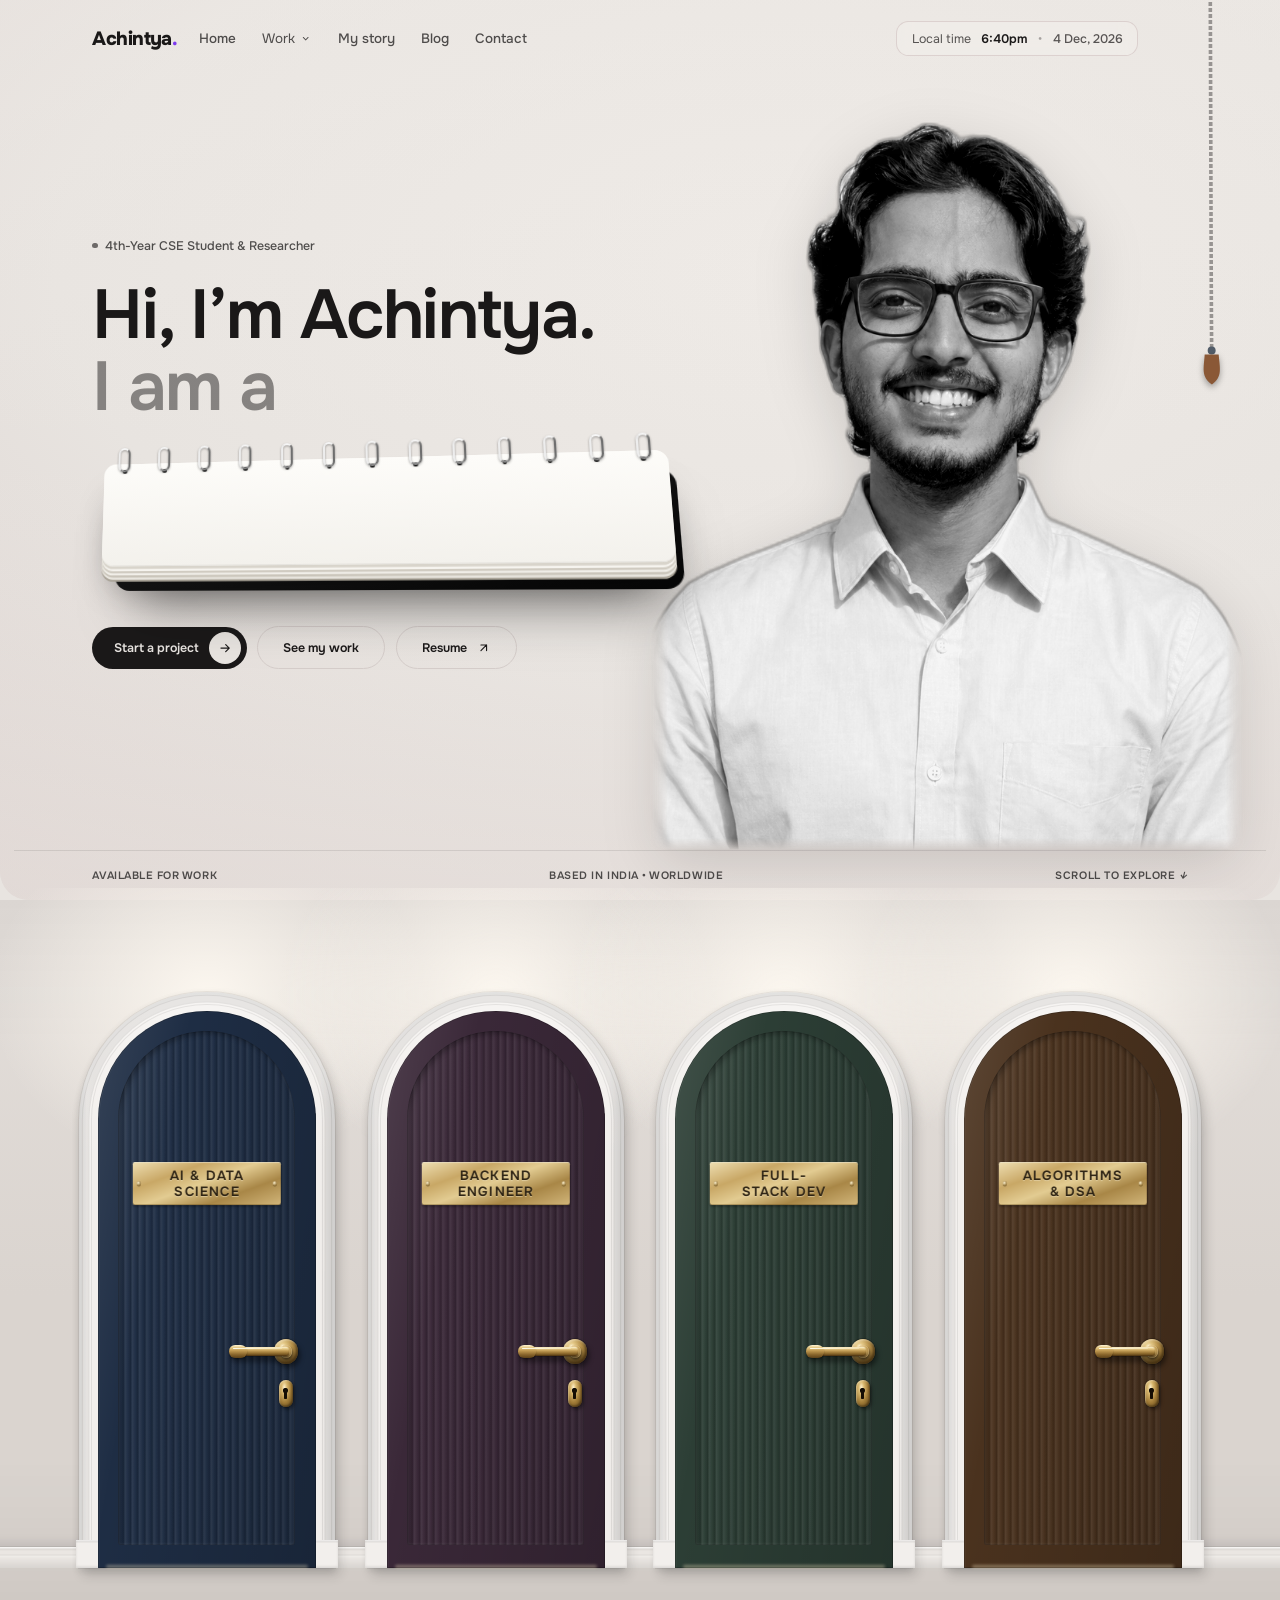
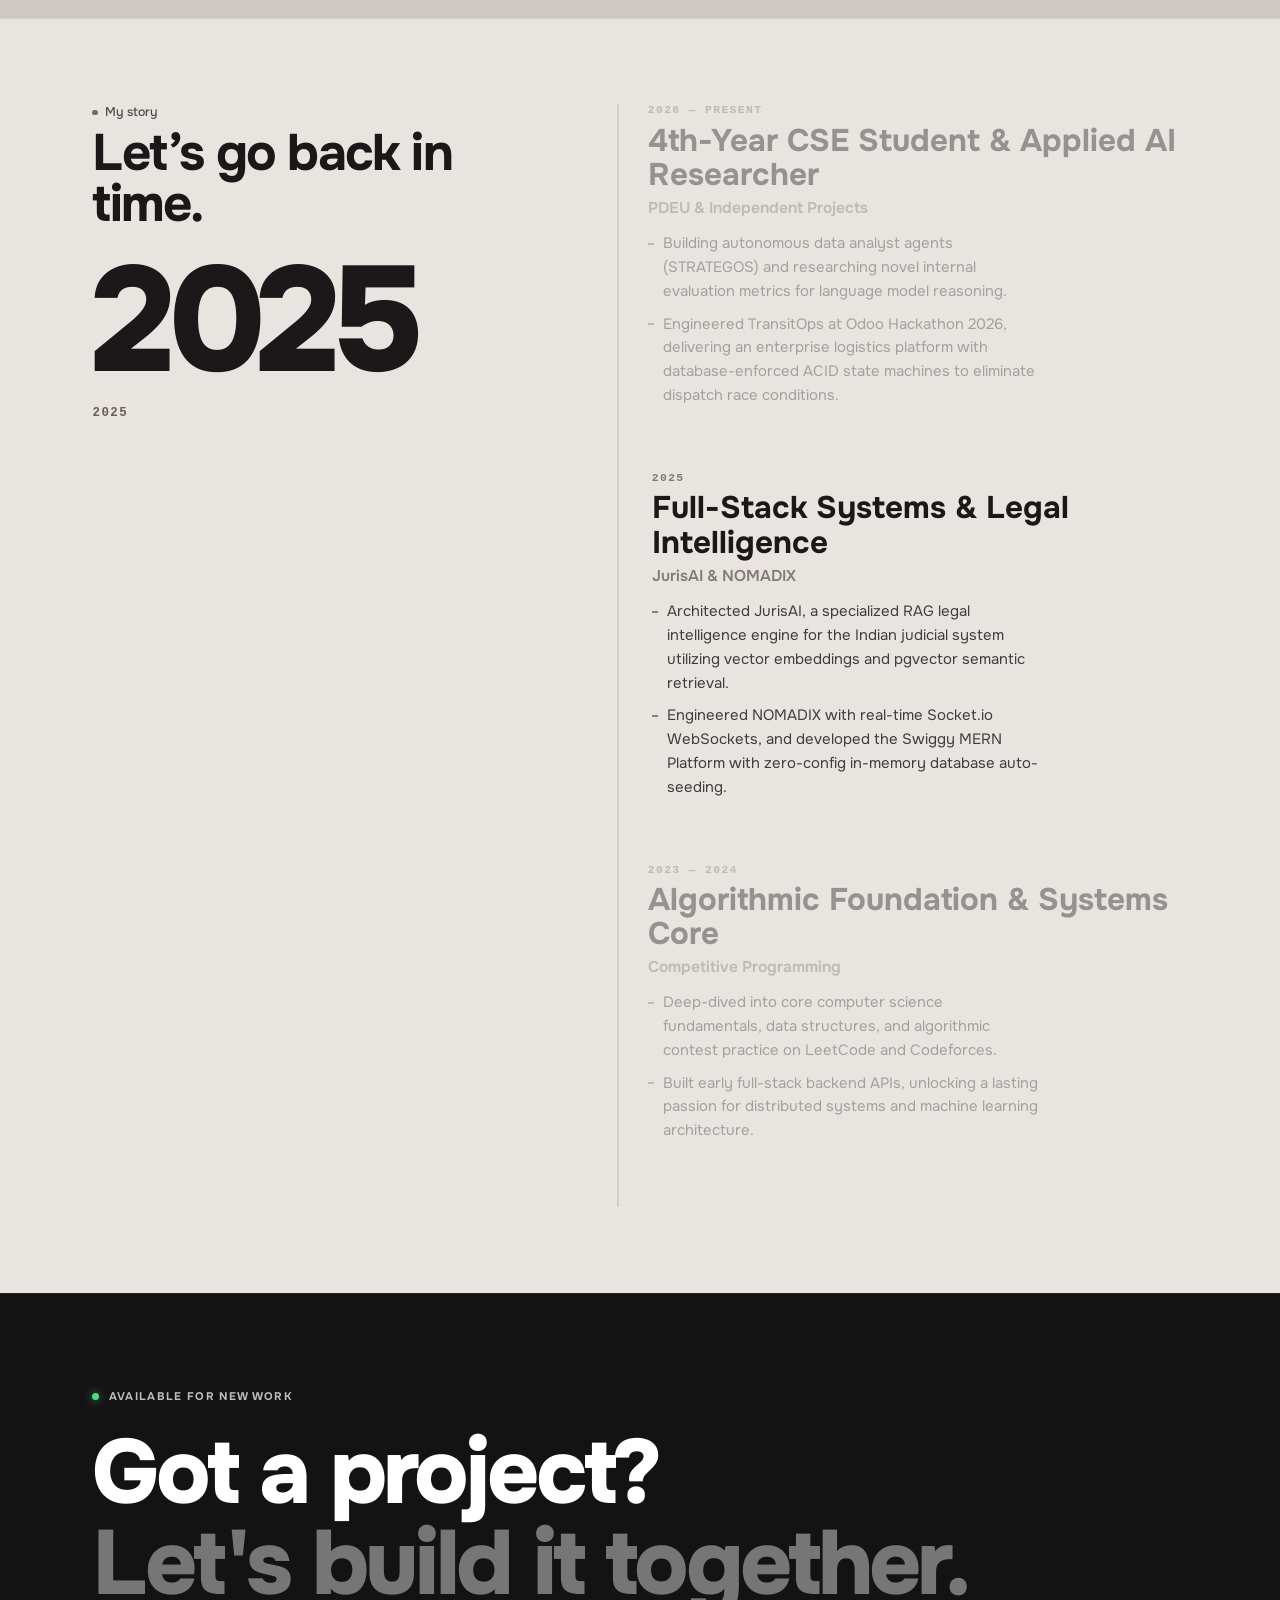
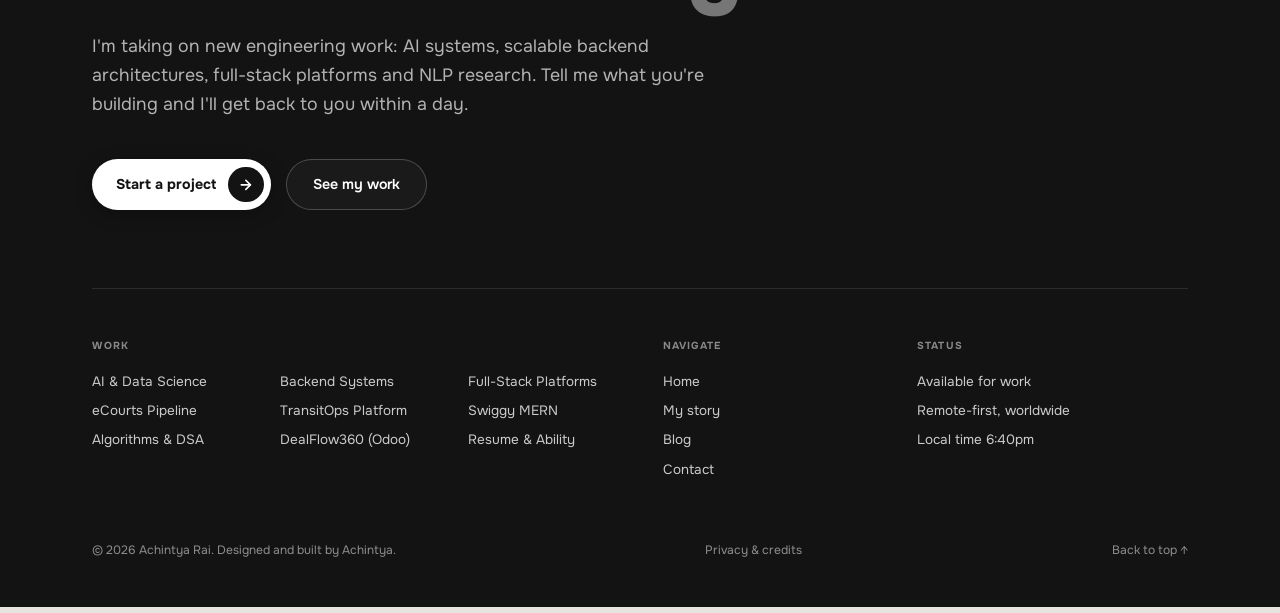
<file: index.html>
<!DOCTYPE html>
<html lang="en">
<head>
<meta charset="UTF-8" />
<meta name="viewport" content="width=device-width, initial-scale=1.0" />
<title>Achintya Rai — Data Scientist &amp; Backend Engineer</title>
<meta name="description" content="Portfolio of Achintya Rai: Data science, AI research, RAG pipelines, and backend systems." />
<link rel="icon" href="favicon.svg" type="image/svg+xml">
<link rel="preconnect" href="https://fonts.googleapis.com">
<link rel="preconnect" href="https://fonts.gstatic.com" crossorigin>
<link href="https://fonts.googleapis.com/css2?family=Onest:wght@300;400;500;600;700;800&family=Bricolage+Grotesque:opsz,wght@12..96,600;12..96,800&display=swap" rel="stylesheet">
<meta name="theme-color" content="#1A1818" />

<style>
/* =====================================================================
   CORE DESIGN TOKENS (Identical to therishithakor.com aesthetic)
   ===================================================================== */
:root {
  --background: #E8E4E0;
  --foreground: #1A1818;
  --ink: #1A1818;
  --muted: #857878;
  --subtle: #B5A8A8;
  --line: #D5CDCA;
  --surface: #DED8D4;
  --surface-2: #D3CBC8;
  --accent: #6B5C5C;
  --accent-from: #C4B0B0;
  --accent-to: #6B5C5C;
  --hero-from: #EEEAE6;
  --hero-mid: #E8E4E0;
  --hero-to: #D8CDCA;
  --radius-pill: 9999px;
  --radius-card: 2rem;
  --radius-card-sm: 1.25rem;
  --radius-control: 0.875rem;
  --container-shell: 88rem;
  --font: 'Onest', -apple-system, BlinkMacSystemFont, 'Segoe UI', Roboto, sans-serif;
  --e-line: cubic-bezier(.215,.61,.355,1);
  --e-spring: cubic-bezier(.22,1,.36,1);
  --e-soft: cubic-bezier(.16,1,.3,1);
  --e-snap: cubic-bezier(.2,.8,.2,1);
  --bar-h: 3.5rem;
  --gut-lg: 5.5rem;
  
  --fg-rgb: 26, 24, 24;
  --chip-bg: rgba(242, 238, 235, 0.55);
  --chip-bg-h: rgba(242, 238, 235, 0.9);
  --chip-line: rgba(196, 176, 176, 0.45);
  --btn-bg: #1A1818;
  --btn-fg: #E8E4E0;
  --btn-badge-bg: #E8E4E0;
  --btn-badge-fg: #1A1818;
  --outline-h: rgba(196, 176, 176, 0.18);
  --vig: rgba(240, 236, 232, 0.35);
  --panel: #F0ECE9;
  --field: rgba(196, 176, 176, 0.12);
  --wall: #DAD4CF;
  --wall-hi: #E4DFDB;
  --floor: #C2AE98;
  --floor-2: #A8937E;
  --casing: #F2EFEC;
  --base: #EAE6E2;
  --lamp: rgba(255, 250, 242, 0.9);
  --rim: rgba(255, 255, 255, 0.95);
  --lift: rgba(26, 24, 24, 0.3);
  --glow: 255, 240, 200;
  --room: #FBFAF8;
  --room-sh: rgba(26, 24, 24, 0.1);
  --dinfo-accent: #8c5340;
  color-scheme: light;
}

html[data-mode="dark"] {
  --background: #1A1818;
  --foreground: #E8E4E0;
  --fg-rgb: 232, 228, 224;
  --line: rgba(196, 176, 176, 0.16);
  --surface: #252121;
  --surface-2: #302A2A;
  --chip-bg: rgba(196, 176, 176, 0.08);
  --chip-bg-h: rgba(196, 176, 176, 0.16);
  --chip-line: rgba(196, 176, 176, 0.16);
  --btn-bg: #E8E4E0;
  --btn-fg: #1A1818;
  --btn-badge-bg: #1A1818;
  --btn-badge-fg: #E8E4E0;
  --outline-h: rgba(196, 176, 176, 0.08);
  --vig: rgba(0, 0, 0, 0.22);
  --panel: #221F1F;
  --field: rgba(196, 176, 176, 0.06);
  --scrim: rgba(0, 0, 0, 0.6);
  --wall: #1F1C1C;
  --wall-hi: #262222;
  --floor: #2B221C;
  --floor-2: #1A1410;
  --casing: #3A3434;
  --base: #2F2A2A;
  --lamp: rgba(232, 214, 210, 0.06);
  --rim: rgba(214, 196, 196, 0.22);
  --lift: rgba(0, 0, 0, 0.7);
  --glow: 214, 196, 196;
  --room: #050505;
  --room-sh: rgba(0, 0, 0, 0.85);
  --dinfo-accent: #D9C6C6;
  color-scheme: dark;
}

* { box-sizing: border-box; margin: 0; padding: 0; }
html {
  font-size: 16px;
  -webkit-font-smoothing: antialiased;
  background: var(--background);
  scroll-behavior: smooth;
  overflow-x: clip;
}
@media (max-width: 1920px) { html { font-size: 0.833333vw; } }
@media (max-width: 1440px) { html { font-size: 1.111111vw; } }
@media (max-width: 1024px) { html { font-size: 1.5625vw; } }
@media (max-width: 640px) { html { font-size: 4.444444vw; } }

body {
  background: var(--background);
  color: var(--foreground);
  font-family: var(--font);
  overflow-x: clip;
  min-height: 100vh;
  transition: background 0.35s ease, color 0.35s ease;
}
a { color: inherit; text-decoration: none; }
button { font: inherit; color: inherit; background: none; border: none; cursor: pointer; }
ul, ol { list-style: none; }
img { display: block; max-width: 100%; }
.tnum { font-variant-numeric: tabular-nums; }
.sr-only { position: absolute; width: 1px; height: 1px; padding: 0; margin: -1px; overflow: hidden; clip: rect(0,0,0,0); border: 0; }

.shell {
  max-width: var(--container-shell);
  margin-inline: auto;
  padding-inline: 1rem;
  width: 100%;
}
@media (min-width: 640px) { .shell { padding-inline: 2rem; } }
@media (min-width: 1024px) { .shell { padding-inline: var(--gut-lg); } }

/* =====================================================================
   HEADER & NAVBAR
   ===================================================================== */
.hdr {
  position: fixed;
  inset-inline: 0;
  top: 0;
  z-index: 50;
  transition: background 0.35s ease, box-shadow 0.35s ease;
}
.hdr.stuck {
  background: var(--background);
  box-shadow: 0 1px 0 rgba(var(--fg-rgb), 0.08);
}
.hdr__in {
  display: flex;
  align-items: center;
  justify-content: space-between;
  gap: 1.5rem;
  padding-block: 1.25rem;
}
@media (min-width: 640px) { .hdr__in { padding-block: 1.5rem; } }

.brand {
  display: inline-flex;
  align-items: baseline;
  font-family: var(--font);
  font-size: 1.35rem;
  font-weight: 800;
  letter-spacing: -0.03em;
  color: var(--foreground);
  text-decoration: none;
  transition: opacity 0.2s ease, transform 0.2s ease;
  flex-shrink: 0;
}
@media (max-width: 640px) {
  .brand { font-size: 1.15rem; }
}
.brand:hover {
  opacity: 0.85;
  transform: translateY(-1px);
}
.brand__dot {
  color: #7c3aed;
  font-weight: 800;
}

.nav {
  display: none;
}
@media (min-width: 1024px) {
  .nav {
    display: flex;
    align-items: center;
    gap: 1.85rem;
    font-size: 0.95rem;
    white-space: nowrap;
  }
}
.nav__link {
  display: inline-flex;
  align-items: center;
  color: var(--foreground);
  opacity: 0.75;
  font-weight: 500;
  text-decoration: none;
  transition: opacity 0.2s, transform 0.2s, color 0.2s;
  cursor: pointer;
}
.nav__link:hover {
  opacity: 1;
  transform: translateY(-1px);
}

/* Work Dropdown with Quick Door Selector */
.nav__drop-wrap {
  position: relative;
  display: inline-flex;
  align-items: center;
}
.nav__drop-btn {
  background: transparent;
  border: none;
  font: inherit;
  color: inherit;
  cursor: pointer;
  padding: 0;
  display: inline-flex;
  align-items: center;
  gap: 0.35rem;
  opacity: 0.75;
  transition: opacity 0.2s, transform 0.2s;
}
.nav__drop-wrap:hover .nav__drop-btn,
.nav__drop-wrap.open .nav__drop-btn {
  opacity: 1;
  transform: translateY(-1px);
}
.nav__chevron {
  width: 0.8rem;
  height: 0.8rem;
  transition: transform 0.25s var(--e-soft);
}
.nav__drop-wrap:hover .nav__chevron,
.nav__drop-wrap.open .nav__chevron {
  transform: rotate(180deg);
}

/* Floating Glassmorphic Dropdown */
.nav__dropdown {
  position: absolute;
  top: calc(100% + 0.85rem);
  left: 50%;
  transform: translateX(-50%) translateY(8px);
  width: 20.5rem;
  background: var(--surface);
  border: 1px solid var(--line);
  border-radius: 1.25rem;
  padding: 0.75rem;
  box-shadow: 0 20px 45px -10px rgba(0, 0, 0, 0.25), 0 0 0 1px rgba(255, 255, 255, 0.06);
  opacity: 0;
  visibility: hidden;
  pointer-events: none;
  transition: opacity 0.25s var(--e-soft), transform 0.25s var(--e-soft), visibility 0.25s;
  z-index: 100;
  -webkit-backdrop-filter: blur(16px);
  backdrop-filter: blur(16px);
}
.nav__dropdown::before {
  content: '';
  position: absolute;
  top: -0.9rem;
  left: 0;
  right: 0;
  height: 0.9rem;
}
.nav__drop-wrap:hover .nav__dropdown,
.nav__drop-wrap.open .nav__dropdown,
.nav__dropdown:hover {
  opacity: 1;
  visibility: visible;
  pointer-events: auto;
  transform: translateX(-50%) translateY(0);
}
.nav__dropdown-head {
  display: flex;
  align-items: center;
  justify-content: space-between;
  padding: 0.35rem 0.5rem 0.65rem;
  border-bottom: 1px solid var(--line);
  margin-bottom: 0.4rem;
}
.nav__dropdown-title {
  font-size: 0.7rem;
  text-transform: uppercase;
  letter-spacing: 0.08em;
  font-weight: 700;
  color: rgba(var(--fg-rgb), 0.5);
}
.nav__dropdown-all {
  font-size: 0.75rem;
  font-weight: 600;
  color: var(--accent);
  text-decoration: none;
  transition: opacity 0.2s;
}
.nav__dropdown-all:hover {
  opacity: 0.8;
}
.nav__dropdown-list {
  display: flex;
  flex-direction: column;
  gap: 0.25rem;
}
.nav__dropdown-item {
  display: flex;
  align-items: center;
  gap: 0.75rem;
  padding: 0.65rem 0.75rem;
  border-radius: 0.75rem;
  text-decoration: none;
  color: var(--foreground);
  transition: background 0.2s var(--e-soft), transform 0.2s var(--e-soft);
}
.nav__dropdown-item:hover {
  background: rgba(var(--fg-rgb), 0.06);
  transform: translateX(2px);
}
.item__door {
  display: inline-grid;
  place-items: center;
  width: 1.85rem;
  height: 1.85rem;
  border-radius: 8px;
  background: var(--dcolor, #222);
  color: #fff;
  font-size: 0.7rem;
  font-family: ui-monospace, 'SF Mono', monospace;
  font-weight: 700;
  box-shadow: 0 2px 6px rgba(0,0,0,0.18);
}
.item__info {
  display: flex;
  flex-direction: column;
  gap: 0.1rem;
  flex: 1;
}
.item__info b {
  font-size: 0.875rem;
  font-weight: 600;
  line-height: 1.2;
}
.item__info small {
  font-size: 0.75rem;
  color: rgba(var(--fg-rgb), 0.6);
}
.item__arrow {
  font-size: 0.9rem;
  opacity: 0.4;
  transition: opacity 0.2s, transform 0.2s;
}
.nav__dropdown-item:hover .item__arrow {
  opacity: 1;
  transform: translate(2px, -2px);
}

.hdr__right {
  display: flex;
  align-items: center;
  gap: 0.75rem;
  margin-left: auto;
  /* Space for hanging pull cord */
  padding-right: 3.5rem;
}
@media (max-width: 1023.98px) {
  .hdr__right { padding-right: 2.8rem; gap: 0.6rem; }
}
@media (max-width: 640px) {
  .hdr__right { padding-right: 2.2rem; gap: 0.45rem; }
}

.nav-toggle {
  display: flex;
  align-items: center;
  justify-content: center;
  flex-shrink: 0;
  width: 2.5rem;
  height: 2.5rem;
  border-radius: 50%;
  background: var(--surface);
  border: 1px solid var(--line);
  color: var(--foreground);
  cursor: pointer;
  padding: 0;
  transition: background 0.2s, transform 0.2s;
}
@media (max-width: 640px) {
  .nav-toggle { width: 2.2rem; height: 2.2rem; }
}
@media (min-width: 1024px) {
  .nav-toggle { display: none; }
}
.nav-toggle:hover {
  background: var(--btn-bg);
  color: var(--btn-fg);
}
.nav-toggle svg {
  width: 1.2rem;
  height: 1.2rem;
}

/* Mobile Navigation Drawer */
.mob-menu {
  position: fixed;
  inset: 0;
  z-index: 120;
  display: flex;
  visibility: hidden;
  opacity: 0;
  pointer-events: none;
  transition: opacity 0.25s ease, visibility 0.25s ease;
}
.mob-menu.open {
  visibility: visible;
  opacity: 1;
  pointer-events: auto;
}
.mob-menu__backdrop {
  position: absolute;
  inset: 0;
  background: rgba(0, 0, 0, 0.65);
  -webkit-backdrop-filter: blur(8px);
  backdrop-filter: blur(8px);
}
.mob-menu__panel {
  position: relative;
  margin-left: auto;
  width: min(85vw, 360px);
  height: 100%;
  background: var(--surface);
  border-left: 1px solid var(--line);
  padding: 1.75rem 1.5rem;
  display: flex;
  flex-direction: column;
  gap: 1.25rem;
  transform: translateX(100%);
  transition: transform 0.32s cubic-bezier(0.16, 1, 0.3, 1);
  overflow-y: auto;
  box-shadow: -15px 0 35px rgba(0, 0, 0, 0.35);
}
.mob-menu.open .mob-menu__panel {
  transform: translateX(0);
}
.mob-menu__head {
  display: flex;
  align-items: center;
  justify-content: space-between;
  padding-bottom: 0.75rem;
  border-bottom: 1px solid var(--line);
}
.mob-menu__close {
  background: transparent;
  border: 1px solid var(--line);
  color: var(--foreground);
  width: 2.25rem;
  height: 2.25rem;
  border-radius: 50%;
  font-size: 1.1rem;
  cursor: pointer;
  display: grid;
  place-items: center;
  transition: background 0.2s, color 0.2s;
}
.mob-menu__close:hover {
  background: var(--btn-bg);
  color: var(--btn-fg);
}
.mob-menu__list {
  list-style: none;
  display: flex;
  flex-direction: column;
  gap: 0.35rem;
  margin: 0;
  padding: 0;
}
.mob-menu__list a {
  display: flex;
  align-items: center;
  gap: 0.75rem;
  font-size: 0.95rem;
  font-weight: 500;
  color: var(--foreground);
  text-decoration: none;
  padding: 0.6rem 0.75rem;
  border-radius: 0.75rem;
  transition: background 0.2s, transform 0.2s;
}
.mob-menu__list a:hover {
  background: rgba(var(--fg-rgb), 0.08);
  transform: translateX(3px);
}
.mob-menu__section-label {
  font-size: 0.7rem;
  text-transform: uppercase;
  letter-spacing: 0.08em;
  font-weight: 700;
  color: rgba(var(--fg-rgb), 0.5);
  padding: 0.75rem 0.75rem 0.25rem;
}
.mob-menu__divider {
  height: 1px;
  background: var(--line);
  margin-block: 0.35rem;
}
.mob-menu__socials {
  margin-top: auto;
  display: flex;
  flex-wrap: wrap;
  gap: 0.75rem;
  padding-top: 1rem;
  border-top: 1px solid var(--line);
}
.mob-menu__socials a {
  display: inline-flex;
  align-items: center;
  gap: 0.35rem;
  font-size: 0.85rem;
  font-weight: 600;
  color: var(--accent);
  text-decoration: none;
  padding: 0.4rem 0.75rem;
  background: rgba(var(--fg-rgb), 0.05);
  border: 1px solid var(--line);
  border-radius: 999px;
  transition: background 0.2s, color 0.2s;
}
.mob-menu__socials a:hover {
  background: var(--accent);
  color: #fff;
}

.chip {
  border: 1px solid var(--chip-line);
  background: var(--chip-bg);
  -webkit-backdrop-filter: blur(8px);
  backdrop-filter: blur(8px);
  border-radius: var(--radius-control);
}
.clock {
  display: flex;
  white-space: nowrap;
  align-items: center;
  gap: 0.75rem;
  padding: 0.6rem 1rem;
  font-size: 0.875rem;
  color: rgba(var(--fg-rgb), 0.72);
}
.clock__time {
  font-weight: 600;
  color: var(--foreground);
}
.clock__sep {
  color: rgba(var(--fg-rgb), 0.35);
}
.clock__date {
  font-weight: 500;
}
@media (max-width: 640px) {
  .clock { font-size: 0.75rem; padding: 0.35rem 0.55rem; }
  .clock__lbl, .clock__date, .clock__sep { display: none; }
}

/* =====================================================================
   HANGING VERLET PHYSICS PULL CORD
   ===================================================================== */
.cord {
  position: fixed;
  top: 0;
  right: 0;
  width: min(100%, 340px);
  height: 520px;
  z-index: 100;
  pointer-events: none;
  overflow: hidden;
}
.cord__cv {
  position: absolute;
  inset: 0;
  width: 100%;
  height: 100%;
}
.cord__hit {
  position: absolute;
  left: 0;
  top: 0;
  width: 68px;
  height: 68px;
  margin: -34px 0 0 -34px;
  border-radius: 50%;
  pointer-events: auto;
  touch-action: none;
  cursor: grab;
  -webkit-tap-highlight-color: transparent;
}
.cord__hit:active, .cord.dragging .cord__hit {
  cursor: grabbing;
}
.cord.dragging { cursor: grabbing; }

/* =====================================================================
   HERO SECTION
   ===================================================================== */
.hero {
  position: relative;
  isolation: isolate;
  overflow: hidden;
  border-radius: 0 0 var(--radius-card) var(--radius-card);
  background: radial-gradient(120% 90% at 62% 30%, var(--hero-from) 0%, var(--hero-mid) 48%, var(--hero-to) 100%);
  --fig-h: 22rem;
  min-height: 100svh;
  display: flex;
  flex-direction: column;
}
@media (min-width: 640px) and (max-width: 1023.98px) {
  .hero {
    --fig-h: 32rem;
  }
}
html[data-mode="dark"] .hero {
  background: radial-gradient(120% 90% at 62% 30%, #2A2525 0%, #1F1C1C 48%, #141212 100%);
}
.hero__vig {
  position: absolute;
  inset: 0;
  z-index: 0;
  pointer-events: none;
  background: linear-gradient(to bottom, var(--vig), transparent, var(--vig));
}

.hero__stage {
  position: absolute;
  inset: 0;
  z-index: 2;
  pointer-events: none;
}
.fig {
  position: absolute;
  bottom: var(--bar-h);
  left: 50%;
  height: var(--fig-h);
  max-height: calc(100svh - var(--bar-h) - 1rem);
  width: auto;
  max-width: 90vw;
  transform: translate(-50%, 0);
  pointer-events: auto;
  cursor: pointer;
  filter: drop-shadow(0 14px 28px rgba(0, 0, 0, 0.14));
  transition: transform 0.5s var(--e-soft), filter 0.5s var(--e-soft);
}
@media (min-width: 1024px) {
  .fig {
    height: min(calc(100% - var(--bar-h) - 2rem), 52rem);
    max-height: calc(100lvh - var(--bar-h) - 2rem);
    left: auto;
    right: max(2rem, calc((100% - var(--container-shell)) / 2 + 1.5rem));
    transform: none;
  }
}
.fig__img-wrap {
  position: relative;
  height: 100%;
  display: flex;
  align-items: flex-end;
}
.fig img {
  height: 100%;
  width: auto;
  max-width: 100%;
  object-fit: contain;
  object-position: bottom center;
  /* Black & White engraved editorial portrait by default */
  filter: grayscale(100%) contrast(1.15) brightness(0.96);
  transform: scale(1);
  transform-origin: bottom center;
  transition: filter 0.55s cubic-bezier(.16, 1, .3, 1), transform 0.55s cubic-bezier(.16, 1, .3, 1);
  pointer-events: auto;
  user-select: none;
  -webkit-user-drag: none;
}
/* Turn full vibrant colour on mouse hover */
.fig:hover img,
.fig.is-hovered img {
  filter: grayscale(0%) contrast(1.02) brightness(1.02);
  transform: scale(1.025);
}
.fig:hover,
.fig.is-hovered {
  filter: drop-shadow(0 20px 36px rgba(0, 0, 0, 0.22));
}
.fig__card {
  position: absolute;
  left: 6%;
  bottom: 14%;
  z-index: 25;
  display: inline-flex;
  align-items: center;
  gap: 0.45rem;
  min-height: 42px;
  padding: 0 1.25rem;
  border-radius: 999px;
  border: 1px solid rgba(255, 255, 255, 0.22);
  background: rgba(22, 20, 20, 0.88);
  -webkit-backdrop-filter: blur(12px);
  backdrop-filter: blur(12px);
  color: #F3EEEC;
  font: 500 0.85rem/1 var(--font);
  letter-spacing: 0.01em;
  box-shadow: 0 12px 28px -10px rgba(0,0,0,0.5);
  transition: transform 0.3s var(--e-soft), background 0.25s, box-shadow 0.3s;
  pointer-events: auto;
}
.fig:hover .fig__card,
.fig.is-hovered .fig__card,
.fig__card:hover {
  transform: translateY(-3px);
  background: rgba(22, 20, 20, 0.96);
  box-shadow: 0 16px 32px -8px rgba(0,0,0,0.6);
}

.hero__content {
  position: relative;
  z-index: 20;
  pointer-events: none; /* Allows mouse interactions to pass directly through empty hero stage to the portrait */
  display: flex;
  flex-direction: column;
  gap: 1.75rem;
  padding-top: 6rem;
  padding-bottom: calc(var(--fig-h) + 1.5rem);
  flex: 1;
}
@media (min-width: 1024px) {
  .hero__content {
    display: grid;
    min-height: calc(100lvh - var(--bar-h));
    grid-template-columns: repeat(12, 1fr);
    align-content: center;
    gap: 2.5rem;
    padding-top: 8rem;
    padding-bottom: 4rem;
  }
}
.hero__left {
  grid-column: 1 / span 7;
  pointer-events: auto; /* All textual and button elements remain fully interactive */
  display: flex;
  flex-direction: column;
  gap: 1.75rem;
  min-width: 0;
}

.eyebrow {
  display: inline-flex;
  align-items: center;
  gap: 0.5rem;
  font-size: 0.875rem;
  font-weight: 500;
  color: rgba(var(--fg-rgb), 0.75);
}
.eyebrow::before {
  content: "";
  width: 0.375rem;
  height: 0.375rem;
  border-radius: 9999px;
  background: rgba(var(--fg-rgb), 0.6);
}

.h1 {
  font-size: clamp(2.15rem, 6.8vw, 2.75rem);
  font-weight: 600;
  line-height: 1.05;
  letter-spacing: -0.025em;
}
@media (min-width: 640px) { .h1 { font-size: 3.75rem; } }
@media (min-width: 1024px) { .h1 { font-size: 4.85rem; } }

.h1 .line {
  display: block;
}
.h1 .soft {
  color: rgba(var(--fg-rgb), 0.48);
}

/* =====================================================================
   REALISTIC 3D DESK FLIP-CALENDAR (#cal)
   ===================================================================== */
.cal-line {
  display: block;
  padding-top: 0.38em;
  margin-top: 0.1em;
  padding-bottom: 0.45em;
}
.cal {
  --cal-w: 7.2em;
  position: relative;
  display: inline-block;
  font-size: 0.9em;
  perspective: 14em;
  perspective-origin: 30% 0;
  vertical-align: top;
}
.cal__body {
  position: relative;
  display: block;
  width: var(--cal-w);
  height: 1.72em;
  transform: rotateX(10deg) rotateY(-9deg);
  transform-style: preserve-3d;
  transition: width 0.5s var(--e-soft);
}
.cal__stand {
  position: absolute;
  left: 0.2em;
  right: -0.14em;
  top: 0.28em;
  bottom: -0.4em;
  border-radius: 0.26em;
  background: linear-gradient(165deg, #3a3a3a 0%, #141414 40%, #050505 100%);
  box-shadow: 0 0.5em 0.9em -0.35em rgba(0,0,0,0.55), inset 0 0.02em 0 rgba(255,255,255,0.12);
  transform: translateZ(-0.12em);
}
.cal__stack {
  position: absolute;
  inset: 0;
  transform-style: preserve-3d;
}
.cal__page, .cal__face, .cal__rear {
  position: absolute;
  inset: 0;
  border-radius: 0.2em;
}
.cal__page {
  background: linear-gradient(180deg, #fbfaf7 0%, #f2f0eb 100%);
  box-shadow: 0 0.045em 0 #d8d4cb, 0 0.08em 0 #f6f4ef, 0 0.115em 0 #d0cbc1, 0 0.15em 0 #f2f0ea, 0 0.185em 0 #c8c3b8, 0 0.22em 0 #e9e6df, 0 0.255em 0 #aaa498, 0 0.45em 0.6em -0.2em rgba(0,0,0,0.35);
}
.cal__leaf {
  position: absolute;
  inset: 0;
  transform-origin: 50% 0;
  transform-style: preserve-3d;
  transform: translateZ(0.004em);
}
.cal__face {
  background: linear-gradient(180deg, #fdfcf9 0%, #f3f1ec 100%);
  backface-visibility: hidden;
  -webkit-backface-visibility: hidden;
  box-shadow: inset 0 -0.015em 0 rgba(0,0,0,0.06);
}
.cal__back {
  position: absolute;
  inset: 0;
  border-radius: 0.2em;
  transform-origin: 50% 0;
  transform: translateZ(-0.004em) rotateX(352deg) translateY(50%) rotateX(180deg) translateY(-50%);
  backface-visibility: hidden;
  -webkit-backface-visibility: hidden;
  background: linear-gradient(0deg, #e9e6df 0%, #d9d5cc 100%);
  filter: brightness(0.86);
}
.cal__rear {
  background: linear-gradient(0deg, #e9e6df 0%, #d9d5cc 100%);
  transform: rotateX(180deg);
  backface-visibility: hidden;
  -webkit-backface-visibility: hidden;
}
.cal__word {
  position: absolute;
  inset: 0;
  display: flex;
  align-items: center;
  padding: 0.2em 0.4em 0;
  color: #0a0a0a;
  font-weight: 700;
  letter-spacing: -0.035em;
  line-height: 1;
  white-space: nowrap;
}
.cal__no {
  position: absolute;
  right: 0.42em;
  bottom: 0.2em;
  font-size: 0.15em;
  font-weight: 500;
  letter-spacing: 0.08em;
  color: rgba(10,10,10,0.42);
  font-variant-numeric: tabular-nums;
}
.cal__holes {
  position: absolute;
  top: 0.09em;
  left: 0.32em;
  right: 0.32em;
  height: 0.07em;
  display: flex;
  justify-content: space-between;
}
.cal__holes i {
  display: block;
  width: 0.075em;
  height: 0.075em;
  border-radius: 50%;
  background: #1b1b1b;
  box-shadow: inset 0 0.01em 0.01em rgba(255,255,255,0.3);
}
.cal__shade {
  position: absolute;
  inset: 0;
  border-radius: inherit;
  pointer-events: none;
  opacity: 0;
  backface-visibility: hidden;
  -webkit-backface-visibility: hidden;
  background: linear-gradient(180deg, rgba(0,0,0,0.5) 0%, rgba(0,0,0,0.08) 70%, rgba(0,0,0,0) 100%);
}
.cal__rings {
  position: absolute;
  top: -0.27em;
  left: 0.32em;
  right: 0.32em;
  height: 0.42em;
  display: flex;
  justify-content: space-between;
  transform: translateZ(0.05em);
  pointer-events: none;
}
.cal__rings i {
  display: block;
  width: 0.075em;
  height: 0.42em;
  position: relative;
}
.cal__rings i::before {
  content: "";
  position: absolute;
  left: -0.065em;
  right: -0.065em;
  top: 0;
  bottom: 0;
  border-radius: 0.2em;
  border: 0.04em solid #a9a9a9;
  border-left-color: #ededed;
  border-top-color: #f6f6f6;
  border-right-color: #6f6f6f;
  border-bottom-color: #8a8a8a;
  filter: drop-shadow(0.01em 0.025em 0.015em rgba(0,0,0,0.35));
}
.cal__measure {
  position: absolute;
  visibility: hidden;
  white-space: nowrap;
  font-weight: 700;
  letter-spacing: -0.035em;
  pointer-events: none;
}

/* CTA Pill Buttons */
.ctas {
  display: flex;
  flex-wrap: wrap;
  gap: 0.75rem;
  margin-top: 0.5rem;
}
.pill {
  display: inline-block;
  border-radius: 9999px;
  cursor: pointer;
  transition: transform 0.2s;
}
.pill:hover {
  transform: translateY(-2px);
}
.pill__in {
  display: inline-flex;
  align-items: center;
  gap: 0.75rem;
  border-radius: 9999px;
  font-size: 0.875rem;
  font-weight: 600;
  padding: 0.875rem 1.75rem;
  white-space: nowrap;
}
.pill--arrow .pill__in {
  padding: 0.375rem 0.375rem 0.375rem 1.5rem;
}
.pill--dark .pill__in {
  background: var(--btn-bg);
  color: var(--btn-fg);
}
.pill--outline .pill__in {
  border: 1px solid var(--line);
  background: transparent;
  color: var(--foreground);
}
.pill--outline:hover .pill__in {
  background: var(--outline-h);
}
.pill__badge {
  width: 2.25rem;
  height: 2.25rem;
  display: grid;
  place-items: center;
  border-radius: 9999px;
  font-size: 1rem;
  background: var(--btn-badge-bg);
  color: var(--btn-badge-fg);
}

/* Status Hairline at Hero Bottom */
.hero__bar {
  position: relative;
  z-index: 20;
  display: flex;
  align-items: center;
  justify-content: space-between;
  gap: 0.75rem;
  height: var(--bar-h);
  border-top: 1px solid rgba(var(--fg-rgb), 0.1);
  font-size: 0.75rem;
  font-weight: 600;
  text-transform: uppercase;
  letter-spacing: 0.05em;
  color: rgba(var(--fg-rgb), 0.75);
}
@media (max-width: 640px) {
  .hero__bar .mid { display: none; }
}

/* =====================================================================
   INTERACTIVE ARCHITECTURAL 3D DOORS SECTION (#works)
   ===================================================================== */
.doors {
  position: relative;
  z-index: 1;
  padding: 6.5rem 0 3.5rem;
  background:
    linear-gradient(180deg, rgba(0,0,0,.04) 0%, transparent 22%, transparent 78%, rgba(0,0,0,.06) 100%),
    linear-gradient(180deg, var(--wall-hi) 0%, var(--wall) 55%);
}
.doors__wall {
  position: relative;
  display: flex;
  flex-direction: column;
  align-items: center;
  max-width: 82rem;
  margin: 0 auto;
  padding: 0 1.5rem;
}
.doors__row {
  position: relative;
  display: grid;
  grid-template-columns: repeat(4, 1fr);
  gap: clamp(0.75rem, 2.5vw, 2.5rem);
  width: 100%;
  list-style: none;
  padding: 0;
  margin: 0;
}
/* Baseboard skirting running behind the doors */
.doors__row::after {
  content: "";
  position: absolute;
  left: -50vw;
  right: -50vw;
  bottom: 0;
  height: 1.5rem;
  z-index: -1;
  background: linear-gradient(180deg, rgba(255,255,255,.55) 0, rgba(255,255,255,.55) 1px, rgba(0,0,0,.06) 2px, transparent 4px, transparent 7px, rgba(0,0,0,.05) 8px, rgba(255,255,255,.25) 9px, transparent 11px, rgba(0,0,0,.08) 100%), var(--base);
  box-shadow: 0 -1px 0 rgba(0,0,0,.07), 0 -.5rem .9rem -.45rem rgba(0,0,0,.16);
}
html[data-mode="dark"] .doors__row::after {
  background: linear-gradient(180deg, rgba(255,255,255,.06) 0, rgba(255,255,255,.06) 1px, rgba(0,0,0,.3) 2px, transparent 4px, transparent 7px, rgba(0,0,0,.25) 8px, transparent 11px, rgba(0,0,0,.3) 100%), var(--base);
  box-shadow: 0 -1px 0 rgba(0,0,0,.4), 0 -.5rem .9rem -.45rem rgba(0,0,0,.5);
}

/* Individual Door Unit */
.unit {
  position: relative;
  container-type: inline-size;
  width: 100%;
  max-width: min(18rem, calc((100svh - 19.5rem) / 2.25));
  justify-self: center;
  transition: opacity .6s var(--e-soft), transform .6s var(--e-soft);
}
.unit::before {
  content: "";
  position: absolute;
  left: -35%;
  right: -35%;
  top: -18%;
  height: 62%;
  pointer-events: none;
  z-index: -1;
  background: radial-gradient(50% 50% at 50% 30%, var(--lamp), transparent 100%);
  transition: opacity .5s ease;
}
.doorway {
  position: relative;
  display: block;
  width: 100%;
  aspect-ratio: 1/2.25;
  cursor: pointer;
  -webkit-tap-highlight-color: transparent;
  border-radius: 50cqi 50cqi 0 0;
  background: none;
  border: none;
  padding: 0;
  margin: 0;
  transition: opacity .5s var(--e-soft), filter .5s var(--e-soft);
}
.doorway:focus-visible {
  outline: 2px solid var(--accent);
  outline-offset: 6px;
}
@media (hover: hover) and (pointer: fine) {
  .doorway { cursor: none; }
}

/* Molded Arch Casing */
.casing {
  position: absolute;
  inset: 0;
  border-radius: 50cqi 50cqi 0 0;
  background:
    linear-gradient(90deg, rgba(0,0,0,.07), rgba(255,255,255,.18) 3cqi, transparent 6cqi, transparent calc(100% - 6cqi), rgba(0,0,0,.05) calc(100% - 3cqi), rgba(0,0,0,.12)),
    linear-gradient(180deg, rgba(255,255,255,.35), transparent 30%), var(--casing);
  box-shadow:
    inset 0 0 0 1.1cqi rgba(255,255,255,.28),
    inset 0 0 0 1.5cqi rgba(0,0,0,.07),
    inset 0 0 0 3.6cqi rgba(255,255,255,.12),
    inset 0 0 0 4.1cqi rgba(0,0,0,.08),
    0 0 0 1px rgba(0,0,0,.06),
    1.5cqi 2.5cqi 4.5cqi rgba(26,24,24,.2),
    -.5cqi 1cqi 3cqi rgba(26,24,24,.08);
  transition: box-shadow .5s var(--e-soft);
}
html[data-mode="dark"] .casing {
  background:
    linear-gradient(90deg, rgba(0,0,0,.25), rgba(255,255,255,.04) 3cqi, transparent 6cqi, transparent calc(100% - 6cqi), rgba(0,0,0,.3)),
    linear-gradient(180deg, rgba(255,255,255,.05), transparent 30%), var(--casing);
  box-shadow:
    inset 0 0 0 1.1cqi rgba(255,255,255,.05),
    inset 0 0 0 1.5cqi rgba(0,0,0,.25),
    inset 0 0 0 3.6cqi rgba(255,255,255,.03),
    inset 0 0 0 4.1cqi rgba(0,0,0,.22),
    0 0 0 1px rgba(0,0,0,.4),
    1.5cqi 2.5cqi 5cqi rgba(0,0,0,.6);
}
/* Plinth blocks at foot of casing */
.casing::before {
  content: "";
  position: absolute;
  left: -1cqi;
  right: -1cqi;
  bottom: 0;
  height: 11cqi;
  z-index: 1;
  background: var(--casing);
  -webkit-mask: linear-gradient(90deg, #000 0 8.5cqi, transparent 8.5cqi calc(100% - 8.5cqi), #000 calc(100% - 8.5cqi));
  mask: linear-gradient(90deg, #000 0 8.5cqi, transparent 8.5cqi calc(100% - 8.5cqi), #000 calc(100% - 8.5cqi));
  box-shadow: inset 0 .5cqi 0 rgba(255,255,255,.4), inset 0 1cqi 0 rgba(0,0,0,.08), inset 0 -.6cqi 1cqi rgba(0,0,0,.1);
}
html[data-mode="dark"] .casing::before {
  box-shadow: inset 0 .5cqi 0 rgba(255,255,255,.05), inset 0 1cqi 0 rgba(0,0,0,.3);
}
/* Fine bead inside the frame */
.casing::after {
  content: "";
  position: absolute;
  left: 4.6cqi;
  right: 4.6cqi;
  top: 4.6cqi;
  bottom: 0;
  border-radius: 45.4cqi 45.4cqi 0 0;
  border: .45cqi solid rgba(0,0,0,.07);
  border-bottom: 0;
}
html[data-mode="dark"] .casing::after {
  border-color: rgba(255,255,255,.05);
}

/* Perspective Opening & Room Behind Door */
.opening {
  position: absolute;
  left: 7.5cqi;
  right: 7.5cqi;
  top: 7.5cqi;
  bottom: 0;
  perspective: 160cqi;
  perspective-origin: 50% 42%;
}
.room {
  position: absolute;
  inset: 0;
  overflow: hidden;
  border-radius: 42.5cqi 42.5cqi 0 0;
  background: var(--room);
  box-shadow: inset 2cqi 0 4cqi var(--room-sh), inset 0 2cqi 4cqi var(--room-sh);
}
.room::after {
  content: "";
  position: absolute;
  inset: 0;
  background: linear-gradient(90deg, rgba(255,255,255,.035), transparent 12%);
  pointer-events: none;
  opacity: 0;
  transition: opacity .5s var(--e-soft);
  box-shadow: inset 0 0 5cqi var(--rim), inset 0 0 1.2cqi var(--rim);
}

/* 3D Door Leaf */
.door {
  --dc: var(--door);
  position: absolute;
  inset: 0;
  transform-origin: 0 50%;
  transform: rotateY(0deg);
  will-change: transform;
  border-radius: 42.5cqi 42.5cqi 0 0;
  background:
    linear-gradient(100deg, rgba(255,255,255,.1) 0%, rgba(255,255,255,0) 30%, rgba(0,0,0,.18) 100%),
    var(--dc);
  box-shadow: inset 0 0 0 .3cqi rgba(0,0,0,.28), inset .6cqi 0 0 rgba(255,255,255,.05);
  transform-style: preserve-3d;
  transition: transform .65s cubic-bezier(.3, .7, .2, 1), box-shadow .5s var(--e-soft);
}
html[data-mode="dark"] .door {
  --dc: var(--door-dk, var(--door));
}
/* Right Edge Thickness */
.door::after {
  content: "";
  position: absolute;
  top: 40cqi;
  bottom: 0;
  right: 0;
  width: 3.4cqi;
  transform-origin: 100% 50%;
  transform: rotateY(-90deg);
  background: linear-gradient(180deg, rgba(255,255,255,.08), rgba(0,0,0,.25)), var(--dc);
  filter: brightness(.62);
  pointer-events: none;
}

/* Fluted Vertical Panel */
.door__flute {
  position: absolute;
  left: 8cqi;
  right: 8cqi;
  top: 8cqi;
  bottom: 9cqi;
  border-radius: 34.5cqi 34.5cqi 1.2cqi 1.2cqi;
  background: repeating-linear-gradient(90deg, rgba(255,255,255,.075) 0, rgba(255,255,255,.02) 1cqi, rgba(0,0,0,.13) 2.1cqi, rgba(255,255,255,.075) 2.8cqi);
  box-shadow: inset 0 0 0 .3cqi rgba(0,0,0,.16), inset 1cqi 1.2cqi 2cqi rgba(0,0,0,.28), inset -.6cqi -.6cqi 1cqi rgba(255,255,255,.07);
}

/* Brass Name Plate */
.plate {
  position: absolute;
  left: 50%;
  top: 31%;
  translate: -50% -50%;
  width: 58cqi;
  padding: 2.6cqi 4cqi;
  border-radius: .9cqi;
  z-index: 1;
  text-align: center;
  font-size: 5.2cqi;
  font-weight: 600;
  line-height: 1.15;
  letter-spacing: .09em;
  text-transform: uppercase;
  text-wrap: balance;
  color: #2b2112;
  text-shadow: 0 .28cqi 0 rgba(255,238,196,.55), 0 -.15cqi 0 rgba(0,0,0,.25);
  background: linear-gradient(160deg, #efdfb2 0%, #c9a866 28%, #e3cc92 48%, #a98747 72%, #d2b67a 100%);
  box-shadow: 0 .5cqi 1cqi rgba(0,0,0,.4), inset 0 .3cqi 0 rgba(255,250,228,.7), inset 0 -.3cqi 0 rgba(88,62,22,.45);
}
.plate::before, .plate::after {
  content: "";
  position: absolute;
  top: 50%;
  width: 1.6cqi;
  height: 1.6cqi;
  margin-top: -.8cqi;
  border-radius: 50%;
  background: radial-gradient(circle at 35% 35%, #fff3cf, #8f6f33 70%);
  box-shadow: 0 .15cqi .2cqi rgba(0,0,0,.4);
}
.plate::before { left: 1.8cqi; }
.plate::after { right: 1.8cqi; }

/* Lever Handle & Rose */
.handle {
  position: absolute;
  right: 7cqi;
  top: 59%;
  width: 9.4cqi;
  height: 9.4cqi;
  border-radius: 50%;
  z-index: 1;
  background: radial-gradient(circle at 36% 30%, #fff6dc 0, #e6cb8a 14%, #b8934c 40%, #80602a 70%, #4d3816 100%);
  box-shadow: 0 0 0 .35cqi rgba(0,0,0,.22), .9cqi 1.5cqi 2cqi rgba(0,0,0,.45), inset -.7cqi -.9cqi 1.1cqi rgba(40,26,6,.55), inset .5cqi .6cqi .8cqi rgba(255,248,222,.5);
}
.handle::before {
  content: "";
  position: absolute;
  inset: 2.3cqi;
  border-radius: 50%;
  background: radial-gradient(circle at 38% 32%, #fff3d0, #c9a45c 45%, #6f5122 100%);
  box-shadow: .4cqi .7cqi .9cqi rgba(0,0,0,.45), inset 0 0 0 .2cqi rgba(255,240,200,.35);
}
.handle__lever {
  position: absolute;
  right: 3.6cqi;
  top: 2.75cqi;
  width: 23cqi;
  height: 3.9cqi;
  border-radius: 2.4cqi 1.6cqi 1.6cqi 2.4cqi;
  transform-origin: calc(100% - 1.9cqi) 50%;
  background: linear-gradient(180deg, #fff5d6 0%, #ecd395 16%, #c39d55 42%, #8e6a2d 72%, #5c4119 100%);
  box-shadow: .3cqi 2.4cqi 2.2cqi rgba(0,0,0,.38), 0 .4cqi .4cqi rgba(0,0,0,.25), inset 0 -.3cqi .4cqi rgba(50,32,8,.45);
  transition: transform .18s cubic-bezier(.3, .7, .4, 1);
}
.handle__lever::before {
  content: "";
  position: absolute;
  left: -.4cqi;
  top: -.45cqi;
  width: 7cqi;
  height: 4.8cqi;
  border-radius: 2.4cqi;
  background: linear-gradient(180deg, #fff5d6 0%, #e8cd8c 18%, #bf9850 45%, #86632a 75%, #5c4119 100%);
  box-shadow: 0 .5cqi .6cqi rgba(0,0,0,.3);
}
.handle__lever::after {
  content: "";
  position: absolute;
  left: 1.4cqi;
  right: 2.6cqi;
  top: .55cqi;
  height: .55cqi;
  border-radius: 1cqi;
  background: linear-gradient(90deg, rgba(255,255,240,.95), rgba(255,250,225,.35));
  filter: blur(.1cqi);
}
.unit.press .handle__lever {
  transform: rotate(-32deg);
}

/* Keyhole Escutcheon */
.handle__lock {
  position: absolute;
  left: 50%;
  top: calc(100% + 6.5cqi);
  width: 5.4cqi;
  height: 10.5cqi;
  margin-left: -2.7cqi;
  border-radius: 2.7cqi;
  background: radial-gradient(ellipse at 38% 28%, #fff3d0 0, #d9b86f 22%, #a07b37 55%, #5e4419 100%);
  box-shadow: 0 0 0 .3cqi rgba(0,0,0,.2), .6cqi 1cqi 1.4cqi rgba(0,0,0,.42), inset -.4cqi -.6cqi .8cqi rgba(40,26,6,.5), inset .3cqi .4cqi .5cqi rgba(255,248,222,.45);
}
.handle__lock::before {
  content: "";
  position: absolute;
  left: 50%;
  top: 30%;
  width: 2cqi;
  height: 2cqi;
  margin-left: -1cqi;
  border-radius: 50%;
  background: #140d04;
  box-shadow: inset .2cqi .3cqi .3cqi rgba(0,0,0,.8);
}
.handle__lock::after {
  content: "";
  position: absolute;
  left: 50%;
  top: calc(30% + 1.3cqi);
  width: 1cqi;
  height: 3cqi;
  margin-left: -.5cqi;
  border-radius: 0 0 .3cqi .3cqi;
  background: #140d04;
}

/* Threshold Light Leaking Under Door */
.sill {
  position: absolute;
  left: 3cqi;
  right: 3cqi;
  bottom: 0;
  height: 1cqi;
  z-index: 2;
  pointer-events: none;
  border-radius: 1cqi;
  background: rgba(var(--glow), .95);
  filter: blur(.7cqi);
  opacity: .4;
  transition: opacity .6s var(--e-soft);
}
html[data-mode="dark"] .sill { opacity: .75; }

/* Active / On Door State */
.unit.on .door {
  transform: rotateY(68deg);
  box-shadow: inset 0 0 0 .35cqi rgba(0,0,0,.2), inset -2.5cqi 0 3cqi rgba(0,0,0,.18), 4cqi 0 7cqi rgba(0,0,0,.45);
}
.unit.on .casing {
  box-shadow: 0 0 0 1px rgba(0,0,0,.06), 2cqi 5cqi 9cqi var(--lift), -1cqi 2cqi 5cqi rgba(0,0,0,.08), inset 0 1px 0 rgba(255,255,255,.55);
}
.unit.on .room::after { opacity: 1; }
.unit.on .sill { opacity: 1; }

/* Wall Focus Dimming on Hover */
.doors.focus .unit:not(.on) .doorway {
  opacity: 0.08;
  filter: saturate(.2);
}
.doors.focus .unit:not(.on)::before { opacity: 0; }

/* Door Leaf Fallback Badge */
.door__badge {
  position: absolute;
  left: 50%;
  top: 50%;
  transform: translate(-50%, -50%);
  padding: .5rem 1rem;
  border-radius: 9999px;
  background: rgba(18, 16, 16, 0.92);
  color: #fff;
  font-size: 5cqi;
  font-weight: 600;
  white-space: nowrap;
  box-shadow: 0 4px 16px rgba(0,0,0,.35);
  opacity: 0;
  pointer-events: none;
  transition: opacity .25s ease;
  z-index: 10;
}
.unit.on .door__badge { opacity: 1; }

/* Pointer-Tracking Cursor Badge */
.door-cursor {
  position: fixed;
  left: 0;
  top: 0;
  z-index: 95;
  pointer-events: none;
  padding: .6rem 1.15rem;
  border-radius: 9999px;
  background: var(--ink, #141212);
  color: #fff;
  font-size: .8125rem;
  font-weight: 600;
  letter-spacing: .01em;
  white-space: nowrap;
  box-shadow: 0 .5rem 1.5rem -.5rem rgba(0,0,0,.5);
  opacity: 0;
  transition: opacity .18s ease;
  transform: translate(-50%, -50%);
}
.door-cursor.on { opacity: 1; }

/* Floating Skill Info Card (.dinfo) */
.dinfo {
  position: absolute;
  z-index: 12;
  pointer-events: none;
  opacity: 0;
  transform: translateY(.6rem);
  transition: opacity .35s ease, transform .5s var(--e-soft);
  max-width: 32rem;
}
.dinfo.on {
  opacity: 1;
  transform: none;
  transition: opacity .45s ease .08s, transform .6s var(--e-soft) .08s;
}
.dinfo__h {
  font-size: clamp(2rem, 3.2vw, 3rem);
  font-weight: 700;
  line-height: 1.05;
  letter-spacing: -.02em;
  color: var(--foreground);
  margin: 0 0 .5rem;
}
.dinfo__t {
  font-family: ui-monospace, 'SF Mono', Menlo, Consolas, monospace;
  font-size: .8125rem;
  font-weight: 700;
  letter-spacing: .12em;
  text-transform: uppercase;
  color: var(--dinfo-accent, #8c5340);
  margin-bottom: 1.4rem;
}
.dinfo__p {
  display: flex;
  flex-direction: column;
  gap: .75rem;
  list-style: none;
  margin: 0;
  padding: 0;
  font-size: 1.05rem;
  font-weight: 500;
  line-height: 1.35;
  color: var(--foreground);
}
.dinfo__p li {
  display: flex;
  align-items: center;
  gap: .75rem;
}
.dinfo__p li::before {
  content: "";
  flex: none;
  width: 1.25rem;
  height: 1.25rem;
  border-radius: 50%;
  border: 1.5px solid var(--dinfo-accent, #8c5340);
  background: var(--dinfo-accent, #8c5340) center/.7rem no-repeat;
  background-image: url("data:image/svg+xml,%3Csvg xmlns='http://www.w3.org/2000/svg' viewBox='0 0 12 12' fill='none' stroke='%23fff' stroke-width='2' stroke-linecap='round' stroke-linejoin='round'%3E%3Cpath d='M2.5 6.2 5 8.5 9.5 3.5'/%3E%3C/svg%3E");
}
html[data-mode="dark"] .dinfo__p li::before {
  background-image: url("data:image/svg+xml,%3Csvg xmlns='http://www.w3.org/2000/svg' viewBox='0 0 12 12' fill='none' stroke='%231A1818' stroke-width='2' stroke-linecap='round' stroke-linejoin='round'%3E%3Cpath d='M2.5 6.2 5 8.5 9.5 3.5'/%3E%3C/svg%3E");
}
.dinfo.on li {
  animation: liIn .5s var(--e-soft) backwards;
}
.dinfo.on li:nth-child(2) { animation-delay: .05s; }
.dinfo.on li:nth-child(3) { animation-delay: .1s; }
.dinfo.on li:nth-child(4) { animation-delay: .15s; }
.dinfo.on li:nth-child(5) { animation-delay: .2s; }
@keyframes liIn {
  from { opacity: 0; transform: translateX(-.6rem); }
}

/* Floating Back-to-Top Button (.totop) */
.totop {
  --tt-bg: #1A1818;
  --tt-fg: #E8E4E0;
  position: fixed;
  right: max(1.5rem, env(safe-area-inset-right));
  bottom: max(1.5rem, env(safe-area-inset-bottom));
  z-index: 60;
  width: 3.25rem;
  height: 3.25rem;
  border-radius: 50%;
  background: var(--tt-bg);
  color: var(--tt-fg);
  display: grid;
  place-items: center;
  box-shadow: 0 .5rem 1.5rem -.35rem rgba(0,0,0,.4);
  opacity: 0;
  visibility: hidden;
  transform: translateY(12px);
  transition: opacity .35s ease, transform .35s ease, visibility 0s linear .35s;
  cursor: pointer;
}
.totop.show {
  opacity: 1;
  visibility: visible;
  transform: none;
  transition-delay: 0s;
}
html[data-mode="dark"] .totop {
  --tt-bg: #E8E4E0;
  --tt-fg: #1A1818;
}
.totop svg.ar {
  width: 1.25rem;
  height: 1.25rem;
  transition: transform .4s cubic-bezier(.16,1,.3,1);
}
.totop:hover svg.ar {
  transform: translateY(-3px);
}
.totop svg.ring {
  position: absolute;
  inset: 0;
  width: 100%;
  height: 100%;
  transform: rotate(-90deg);
  pointer-events: none;
}
.totop .ring circle {
  fill: none;
  stroke: currentColor;
  stroke-width: 2.2;
  opacity: .4;
  stroke-dasharray: 150.8;
  stroke-dashoffset: calc(150.8 * (1 - var(--p, 0)));
  transition: stroke-dashoffset .12s linear;
}
.totop .lbl {
  position: absolute;
  right: calc(100% + .75rem);
  top: 50%;
  transform: translateY(-50%);
  padding: .4rem .75rem;
  border-radius: 999px;
  background: var(--tt-bg);
  color: var(--tt-fg);
  font: 500 .8125rem/1 var(--font);
  white-space: nowrap;
  pointer-events: none;
  opacity: 0;
  transition: opacity .25s ease;
  box-shadow: 0 4px 12px rgba(0,0,0,.2);
}
@media (hover: hover) {
  .totop:hover .lbl { opacity: 1; }
}

@media (max-width: 768px) {
  .doors__row {
    grid-template-columns: repeat(2, 1fr);
    gap: 1.25rem;
  }
  .unit {
    max-width: none;
  }
  .dinfo {
    position: relative;
    left: auto !important;
    top: auto !important;
    width: 100% !important;
    max-width: 100%;
    margin-bottom: 2rem;
  }
}
@media (max-width: 480px) {
  .doors__row {
    grid-template-columns: repeat(2, 1fr);
    gap: 0.85rem;
    max-width: 100%;
  }
}

/* =====================================================================
   ENTERING GATE EFFECT & INTERACTIVE SLIDE DECK (#workView)
   ===================================================================== */
/* Portal Veil threshold flash during gate entry */
.portal-veil {
  position: fixed;
  inset: 0;
  z-index: 120;
  background: var(--room, #050505);
  pointer-events: none;
  opacity: 0;
  transition: opacity 0.5s ease;
}
.portal-veil.active {
  opacity: 1;
  pointer-events: auto;
}

/* Entering Gate Camera Zoom */
.doors.entering-gate {
  transition: transform 0.75s cubic-bezier(0.7, 0, 0.2, 1), opacity 0.75s ease;
  transform: scale(7.5) !important;
  opacity: 0;
  pointer-events: none;
}

/* Exiting Gate Camera Pull-Back (Moving out effect from the door) */
.doors.exiting-gate {
  transition: transform 0.75s cubic-bezier(0.16, 1, 0.3, 1), opacity 0.65s ease !important;
  transform: scale(1) !important;
  opacity: 1 !important;
  pointer-events: none;
}

/* Dedicated Walk-in Room */
.roomv {
  position: fixed;
  inset: 0;
  z-index: 105;
  overflow-y: auto;
  overflow-x: hidden;
  background: var(--background);
  color: var(--foreground);
  opacity: 0;
  transform: translateY(24px);
  transition: opacity 0.5s var(--e-soft), transform 0.5s var(--e-soft);
}
.roomv.open {
  opacity: 1;
  transform: none;
}
.roomv.exiting {
  opacity: 0 !important;
  transform: scale(1.04) translateY(16px) !important;
  filter: blur(4px);
  transition: opacity 0.35s ease, transform 0.35s cubic-bezier(0.16, 1, 0.3, 1), filter 0.3s ease !important;
}
.roomv__glow {
  position: fixed;
  inset: 0;
  pointer-events: none;
  z-index: 0;
  background: radial-gradient(70% 45% at 50% 18%, rgba(var(--glow), 0.18) 0%, transparent 70%);
  opacity: 0.85;
}
.roomv__in {
  position: relative;
  z-index: 1;
  max-width: 82rem;
  margin: 0 auto;
  padding: 2.5rem 1.5rem 6rem;
  display: flex;
  flex-direction: column;
  gap: 2.5rem;
}
.roomv__top {
  display: flex;
  align-items: center;
  justify-content: space-between;
  gap: 1.5rem;
  border-bottom: 1px solid var(--line);
  padding-bottom: 1.5rem;
}
.roomv__breadcrumb {
  display: inline-flex;
  align-items: center;
  gap: 0.75rem;
  font-size: 0.875rem;
  font-weight: 600;
  text-transform: uppercase;
  letter-spacing: 0.08em;
  color: rgba(var(--fg-rgb), 0.65);
}
.roomv__door {
  color: var(--accent);
}
.roomv__sep {
  color: rgba(var(--fg-rgb), 0.3);
}
.roomv__counter {
  background: var(--chip-bg);
  padding: 0.25rem 0.75rem;
  border-radius: 999px;
  border: 1px solid var(--chip-line);
  font-size: 0.8rem;
  color: var(--foreground);
}

.back-btn {
  display: inline-flex;
  align-items: center;
  gap: 0.65rem;
  padding: 0.65rem 1.35rem;
  border-radius: 999px;
  background: var(--surface);
  border: 1px solid var(--line);
  color: var(--foreground);
  font-size: 0.875rem;
  font-weight: 600;
  cursor: pointer;
  box-shadow: 0 4px 12px rgba(0,0,0,0.08);
  transition: transform 0.2s var(--e-soft), background 0.2s, border-color 0.2s;
}
.back-btn:hover {
  transform: translateY(-2px);
  background: var(--btn-bg);
  color: var(--btn-fg);
  border-color: transparent;
}
.back-btn__arrow {
  font-size: 1.15rem;
  transition: transform 0.25s var(--e-soft);
}
.back-btn:hover .back-btn__arrow {
  transform: translateX(-3px);
}
.kbd {
  font-size: 0.7rem;
  font-family: ui-monospace, 'SF Mono', monospace;
  padding: 0.15rem 0.45rem;
  border-radius: 4px;
  background: rgba(var(--fg-rgb), 0.1);
  color: inherit;
}

.whead {
  display: flex;
  flex-direction: column;
  gap: 0.75rem;
}
.whead__title {
  font-size: clamp(2.6rem, 6vw, 4.8rem);
  font-weight: 800;
  line-height: 1;
  letter-spacing: -0.03em;
}
.whead__desc {
  font-size: 1.15rem;
  color: rgba(var(--fg-rgb), 0.65);
  max-width: 54ch;
  line-height: 1.5;
}

/* =====================================================================
   STACKING CARDS PRESENTATION DECK (#stackDeck)
   ===================================================================== */
.deck-wrap {
  position: relative;
  display: flex;
  flex-direction: column;
  gap: 1.5rem;
  margin-top: 1rem;
}
.deck-bar {
  display: flex;
  flex-wrap: wrap;
  align-items: center;
  justify-content: space-between;
  gap: 1rem;
  padding: 0.75rem 0;
  border-bottom: 1px solid var(--line);
}
.deck-pills {
  display: flex;
  flex-wrap: wrap;
  align-items: center;
  gap: 0.6rem;
}
.deck-pill {
  display: inline-flex;
  align-items: center;
  gap: 0.5rem;
  padding: 0.45rem 1rem;
  border-radius: 999px;
  background: var(--surface);
  border: 1px solid var(--line);
  color: var(--foreground);
  font: 600 0.825rem/1 var(--font);
  cursor: pointer;
  transition: all 0.25s var(--e-soft);
}
.deck-pill:hover,
.deck-pill.active {
  background: var(--btn-bg);
  color: var(--btn-fg);
  border-color: transparent;
  transform: translateY(-2px);
  box-shadow: 0 4px 12px rgba(0,0,0,0.15);
}
.deck-pill__num {
  font-family: ui-monospace, 'SF Mono', monospace;
  font-size: 0.725rem;
  opacity: 0.7;
}

.deck-cue {
  display: inline-flex;
  align-items: center;
  gap: 0.5rem;
  font-size: 0.8125rem;
  font-weight: 600;
  text-transform: uppercase;
  letter-spacing: 0.08em;
  color: rgba(var(--fg-rgb), 0.5);
}
.deck-cue svg {
  width: 1rem;
  height: 1rem;
  animation: cueBounce 1.8s infinite ease-in-out;
}
@keyframes cueBounce {
  0%, 100% { transform: translateY(0); }
  50% { transform: translateY(4px); }
}

/* Stacking Cards Container */
.stack-deck {
  position: relative;
  display: flex;
  flex-direction: column;
  gap: 4.5rem;
  padding-bottom: 14rem;
  margin-top: 1.5rem;
}

/* Individual Sticky Stacked Card */
.stack-card {
  position: sticky;
  top: calc(5.5rem + var(--card-i, 0) * 2.25rem);
  z-index: calc(10 + var(--card-i, 0));
  transform-origin: center top;
  border-radius: 2.25rem;
  background: var(--surface);
  border: 1px solid var(--line);
  box-shadow: 0 25px 60px -15px rgba(0, 0, 0, 0.25), 0 0 0 1px rgba(255, 255, 255, 0.06);
  padding: 3rem;
  display: grid;
  grid-template-columns: 1.15fr 1fr;
  gap: 3rem;
  align-items: center;
  min-height: 29rem;
  transition: transform 0.35s cubic-bezier(0.16, 1, 0.3, 1), box-shadow 0.35s ease, filter 0.35s ease;
  will-change: transform;
}
@media (max-width: 900px) {
  .stack-card {
    grid-template-columns: 1fr;
    padding: 2rem 1.5rem;
    gap: 2rem;
    top: calc(4.5rem + var(--card-i, 0) * 1.5rem);
  }
}
@media (min-width: 900px) {
  .stack-card.flip {
    grid-template-columns: 1fr 1.15fr;
  }
  .stack-card.flip .card__left {
    order: 2;
  }
  .stack-card.flip .card__right {
    order: 1;
  }
}

.card__header-tab {
  grid-column: 1 / -1;
  display: flex;
  align-items: center;
  justify-content: space-between;
  padding-bottom: 1.25rem;
  border-bottom: 1px solid var(--line);
  font-size: 0.8125rem;
  font-weight: 700;
  text-transform: uppercase;
  letter-spacing: 0.08em;
  color: var(--accent);
}
.card__header-tab span.num {
  font-family: ui-monospace, 'SF Mono', monospace;
  background: rgba(var(--fg-rgb), 0.08);
  padding: 0.25rem 0.65rem;
  border-radius: 6px;
  color: var(--foreground);
}

.card__left {
  display: flex;
  flex-direction: column;
  gap: 1.25rem;
}
.card__badge {
  display: inline-flex;
  align-items: center;
  gap: 0.5rem;
  font-size: 0.8125rem;
  font-weight: 700;
  text-transform: uppercase;
  letter-spacing: 0.08em;
  color: var(--accent);
}
.card__title {
  font-size: clamp(2rem, 3.8vw, 3.2rem);
  font-weight: 800;
  line-height: 1.08;
  letter-spacing: -0.02em;
  margin: 0;
}
.card__sub {
  font-size: 1.15rem;
  font-weight: 600;
  color: rgba(var(--fg-rgb), 0.75);
  margin: -0.5rem 0 0.25rem;
}
.card__desc {
  font-size: 1.05rem;
  line-height: 1.6;
  color: rgba(var(--fg-rgb), 0.72);
}
.card__tags {
  display: flex;
  flex-wrap: wrap;
  gap: 0.5rem;
  margin: 0.5rem 0;
}
.card__tags span {
  font-size: 0.825rem;
  font-weight: 600;
  padding: 0.35rem 0.85rem;
  border-radius: 999px;
  background: var(--background);
  border: 1px solid var(--line);
  color: var(--foreground);
}
.card__actions {
  display: flex;
  flex-wrap: wrap;
  align-items: center;
  gap: 1rem;
  margin-top: 0.5rem;
}
.card__go-btn {
  display: inline-flex;
  align-items: center;
  gap: 0.5rem;
  padding: 0.8rem 1.6rem;
  border-radius: 999px;
  background: var(--btn-bg);
  color: var(--btn-fg);
  font-size: 0.9rem;
  font-weight: 600;
  box-shadow: 0 4px 14px rgba(0,0,0,0.18);
  transition: transform 0.2s var(--e-soft), box-shadow 0.2s;
}
.card__go-btn:hover {
  transform: translateY(-2px);
  box-shadow: 0 8px 20px rgba(0,0,0,0.25);
}
.card__case-btn {
  display: inline-flex;
  align-items: center;
  gap: 0.5rem;
  padding: 0.8rem 1.6rem;
  border-radius: 999px;
  background: transparent;
  color: var(--foreground);
  border: 1.5px solid var(--line);
  font-size: 0.9rem;
  font-weight: 600;
  transition: background 0.2s, border-color 0.2s, transform 0.2s;
}
.card__case-btn:hover {
  background: rgba(var(--fg-rgb), 0.05);
  border-color: rgba(var(--fg-rgb), 0.3);
  transform: translateY(-2px);
}

/* 3D Interactive Screen Mockup on Right */
.card__mockup {
  position: relative;
  width: 100%;
  aspect-ratio: 16/11;
  background: #101014;
  border-radius: 1.25rem;
  border: 2px solid rgba(255, 255, 255, 0.12);
  box-shadow: 0 20px 40px -15px rgba(0,0,0,0.4), inset 0 1px 0 rgba(255,255,255,0.15);
  overflow: hidden;
  display: flex;
  flex-direction: column;
  transition: transform 0.4s var(--e-soft);
}
.stack-card:hover .card__mockup {
  transform: translateY(-4px) scale(1.02);
}
.card__mockup .mockup__bar {
  display: flex;
  align-items: center;
  gap: 0.5rem;
  padding: 0.75rem 1rem;
  background: rgba(255, 255, 255, 0.04);
  border-bottom: 1px solid rgba(255, 255, 255, 0.08);
}
.card__mockup .mockup__dots {
  display: flex;
  gap: 0.4rem;
}
.card__mockup .mockup__dots i {
  width: 0.65rem;
  height: 0.65rem;
  border-radius: 50%;
  display: block;
}
.card__mockup .mockup__dots i:nth-child(1) { background: #FF5F56; }
.card__mockup .mockup__dots i:nth-child(2) { background: #FFBD2E; }
.card__mockup .mockup__dots i:nth-child(3) { background: #27C93F; }
.card__mockup .mockup__url {
  font-family: ui-monospace, 'SF Mono', monospace;
  font-size: 0.72rem;
  color: rgba(255, 255, 255, 0.45);
  background: rgba(255, 255, 255, 0.06);
  padding: 0.2rem 0.6rem;
  border-radius: 4px;
  margin-left: 0.5rem;
}
.card__mockup .mockup__screen {
  position: relative;
  flex: 1;
  overflow: hidden;
  display: flex;
  flex-direction: column;
  justify-content: flex-end;
  align-items: flex-start;
  background: #0E0D11;
  color: #fff;
  padding: 0;
}
.mockup__3d-art {
  position: absolute;
  inset: 0;
  width: 100%;
  height: 100%;
  object-fit: cover;
  object-position: center;
  transition: transform 0.5s var(--e-soft);
}
.stack-card:hover .mockup__3d-art {
  transform: scale(1.06);
}
.mockup__art-overlay {
  position: relative;
  z-index: 2;
  width: 100%;
  padding: 1.25rem 1.25rem 1rem;
  background: linear-gradient(to top, rgba(10, 10, 14, 0.94) 0%, rgba(10, 10, 14, 0.5) 55%, transparent 100%);
  display: flex;
  flex-direction: column;
  gap: 0.2rem;
  backdrop-filter: blur(3px);
  -webkit-backdrop-filter: blur(3px);
}
.mockup__art-overlay .art-tag {
  font-size: 0.72rem;
  font-weight: 700;
  letter-spacing: 0.12em;
  text-transform: uppercase;
  color: #c9a866;
}
.mockup__art-overlay .art-title {
  font-size: 1.15rem;
  font-weight: 700;
  color: #FFFFFF;
  letter-spacing: -0.02em;
}

/* =====================================================================
   MY STORY: TIMELINE SECTION (#about)
   ===================================================================== */
.story {
  position: relative;
  z-index: 1;
  background: var(--background);
  border-top: 1px solid rgba(var(--fg-rgb), 0.1);
  padding: 6rem 0;
}
.story__stage {
  display: grid;
  grid-template-columns: minmax(0, 1fr) minmax(0, 1.2fr);
  gap: 3.5rem;
  align-items: start;
}
.story__clock {
  position: sticky;
  top: 6rem;
  display: flex;
  flex-direction: column;
  justify-content: flex-start;
}
.story__h {
  font-size: clamp(2.4rem, 5vw, 3.6rem);
  font-weight: 700;
  line-height: 1;
  letter-spacing: -0.035em;
  margin-top: 0.5rem;
}
.story__yr {
  margin: 1.5rem 0 0;
  font-size: clamp(5.5rem, 12vw, 10.5rem);
  font-weight: 800;
  line-height: 0.95;
  letter-spacing: -0.05em;
  color: var(--foreground);
}
.story__when {
  margin-top: 0.9rem;
  font-family: ui-monospace, Menlo, monospace;
  font-size: 0.875rem;
  font-weight: 700;
  letter-spacing: 0.12em;
  text-transform: uppercase;
  color: var(--accent);
}

.story__line {
  border-left: 2px solid var(--line);
  padding-left: 2rem;
  position: relative;
}
.ch {
  padding: 0 0 4.5rem;
  opacity: 0.4;
  transition: opacity 0.35s ease, transform 0.35s ease;
}
.ch.on {
  opacity: 1;
  transform: translateX(4px);
}
.ch__date {
  font-family: ui-monospace, Menlo, monospace;
  font-size: 0.8rem;
  font-weight: 700;
  letter-spacing: 0.12em;
  text-transform: uppercase;
  color: var(--muted);
  margin-bottom: 0.5rem;
}
.ch__t {
  font-size: clamp(1.6rem, 3.5vw, 2.2rem);
  font-weight: 700;
  line-height: 1.1;
  margin-bottom: 0.4rem;
}
.ch__org {
  font-size: 1.1rem;
  font-weight: 600;
  color: var(--muted);
  margin-bottom: 1rem;
}
.ch__b {
  list-style: none;
  display: flex;
  flex-direction: column;
  gap: 0.6rem;
  max-width: 44ch;
}
.ch__b li {
  position: relative;
  padding-left: 1.1rem;
  font-size: 1.05rem;
  line-height: 1.6;
  color: rgba(var(--fg-rgb), 0.82);
}
.ch__b li::before {
  content: "";
  position: absolute;
  left: 0;
  top: 0.72em;
  width: 0.45rem;
  height: 2px;
  background: rgba(var(--fg-rgb), 0.5);
}

/* =====================================================================
   STATEMENT FOOTER SECTION (Pixel-matched to reference)
   ===================================================================== */
.site-footer-sec {
  position: relative;
  z-index: 10;
  background: #141313;
  color: #FFFFFF;
  padding-top: 6.5rem;
  padding-bottom: 3.5rem;
  border-top: 1px solid rgba(255, 255, 255, 0.08);
}
:root[data-mode="dark"] .site-footer-sec {
  background: #0E0D0D;
  border-top-color: rgba(255, 255, 255, 0.06);
}

.ft-badge {
  display: inline-flex;
  align-items: center;
  gap: 0.65rem;
  font-size: 0.78rem;
  font-weight: 700;
  letter-spacing: 0.12em;
  text-transform: uppercase;
  color: rgba(255, 255, 255, 0.72);
  margin-bottom: 1.75rem;
}
.ft-badge__dot {
  width: 7px;
  height: 7px;
  border-radius: 50%;
  background: #4ade80;
  box-shadow: 0 0 10px rgba(74, 222, 128, 0.7);
  animation: ftPulse 2.4s ease-out infinite;
}
@keyframes ftPulse {
  0% { box-shadow: 0 0 0 0 rgba(74, 222, 128, 0.7); }
  70% { box-shadow: 0 0 0 8px rgba(74, 222, 128, 0); }
  100% { box-shadow: 0 0 0 0 rgba(74, 222, 128, 0); }
}

.ft-headline {
  font-family: var(--font);
  font-size: clamp(3.2rem, 7.8vw, 6.4rem);
  font-weight: 800;
  line-height: 1.0;
  letter-spacing: -0.04em;
  margin-bottom: 1.5rem;
}
.ft-headline__lead {
  display: block;
  color: #FFFFFF;
}
.ft-headline__dim {
  display: block;
  color: rgba(255, 255, 255, 0.42);
}

.ft-lead {
  font-size: clamp(1.05rem, 1.8vw, 1.25rem);
  line-height: 1.65;
  color: rgba(255, 255, 255, 0.68);
  max-width: 44rem;
  margin-bottom: 2.75rem;
}

.ft-actions {
  display: flex;
  flex-wrap: wrap;
  align-items: center;
  gap: 1rem;
  margin-bottom: 5.5rem;
}
.ft-btn {
  display: inline-flex;
  align-items: center;
  gap: 0.85rem;
  height: 3.6rem;
  border-radius: 9999px;
  font-family: var(--font-body);
  font-size: 1rem;
  font-weight: 600;
  text-decoration: none;
  cursor: pointer;
  transition: all 0.25s var(--e-soft);
}
.ft-btn--primary {
  background: #FFFFFF;
  color: #141313;
  padding: 0 0.55rem 0 1.65rem;
  font-weight: 700;
  box-shadow: 0 4px 18px rgba(0, 0, 0, 0.25);
}
.ft-btn--primary:hover {
  transform: translateY(-2px);
  box-shadow: 0 10px 28px rgba(255, 255, 255, 0.22);
}
.ft-btn__icon {
  display: grid;
  place-items: center;
  width: 2.5rem;
  height: 2.5rem;
  border-radius: 50%;
  background: #141313;
  color: #FFFFFF;
  transition: transform 0.25s var(--e-soft);
}
.ft-btn--primary:hover .ft-btn__icon {
  transform: translateX(2px);
}
.ft-btn__icon svg {
  width: 1.1rem;
  height: 1.1rem;
}
.ft-btn--ghost {
  border: 1px solid rgba(255, 255, 255, 0.22);
  background: rgba(255, 255, 255, 0.03);
  color: #FFFFFF;
  padding: 0 1.85rem;
}
.ft-btn--ghost:hover {
  background: rgba(255, 255, 255, 0.1);
  border-color: rgba(255, 255, 255, 0.45);
  transform: translateY(-2px);
}

.ft-divider {
  width: 100%;
  height: 1px;
  background: rgba(255, 255, 255, 0.1);
  margin-bottom: 3.5rem;
}

.ft-columns {
  display: grid;
  grid-template-columns: 1fr;
  gap: 3rem 2rem;
}
@media (min-width: 900px) {
  .ft-columns {
    grid-template-columns: 2.4fr 1fr 1.2fr;
  }
}

.ft-col__header {
  font-size: 0.72rem;
  font-weight: 700;
  letter-spacing: 0.12em;
  text-transform: uppercase;
  color: rgba(255, 255, 255, 0.5);
  margin-bottom: 1.5rem;
}

/* Multi-column list under WORK */
.ft-work-grid {
  display: grid;
  grid-template-columns: repeat(auto-fit, minmax(130px, 1fr));
  gap: 0.85rem 1.5rem;
}
.ft-link-list {
  display: flex;
  flex-direction: column;
  gap: 0.85rem;
}
.ft-link {
  font-size: 0.95rem;
  color: rgba(255, 255, 255, 0.78);
  text-decoration: none;
  transition: color 0.2s, transform 0.2s;
  display: inline-block;
}
.ft-link:hover {
  color: #FFFFFF;
  transform: translateX(2px);
}

.ft-status-list {
  display: flex;
  flex-direction: column;
  gap: 0.85rem;
  font-size: 0.95rem;
  color: rgba(255, 255, 255, 0.78);
}
.ft-status-item {
  color: rgba(255, 255, 255, 0.78);
}

.ft-bottom {
  display: flex;
  flex-wrap: wrap;
  align-items: center;
  justify-content: space-between;
  gap: 1.25rem;
  margin-top: 4.5rem;
  font-size: 0.85rem;
  color: rgba(255, 255, 255, 0.52);
}
.ft-bottom a, .ft-totop {
  color: rgba(255, 255, 255, 0.52);
  text-decoration: none;
  transition: color 0.2s;
  cursor: pointer;
  background: none;
  border: none;
  font: inherit;
  padding: 0;
}
.ft-bottom a:hover, .ft-totop:hover {
  color: #FFFFFF;
}

@media (max-width: 640px) {
  .site-footer-sec {
    padding-top: 4.5rem;
    padding-bottom: 2.5rem;
  }
  .ft-actions {
    margin-bottom: 3.5rem;
  }
  .ft-work-grid {
    grid-template-columns: repeat(2, 1fr);
    gap: 1.25rem 1rem;
  }
  .ft-bottom {
    flex-direction: column;
    align-items: flex-start;
    gap: 0.85rem;
  }
}

/* =====================================================================
   PROJECT INQUIRY MODAL (Pixel-matched to reference)
   ===================================================================== */
.project-modal {
  position: fixed;
  inset: 0;
  z-index: 1000;
  display: flex;
  align-items: center;
  justify-content: center;
  padding: 1.5rem;
  background: rgba(0, 0, 0, 0.65);
  -webkit-backdrop-filter: blur(12px);
  backdrop-filter: blur(12px);
  opacity: 0;
  visibility: hidden;
  transition: opacity 0.3s cubic-bezier(0.16, 1, 0.3, 1), visibility 0.3s;
}
.project-modal.open {
  opacity: 1;
  visibility: visible;
}
.project-modal__card {
  position: relative;
  width: 100%;
  max-width: 530px;
  background: #F4F2EE;
  color: #171616;
  border-radius: 28px;
  padding: 2.35rem 2.5rem;
  box-shadow: 0 30px 70px -15px rgba(0, 0, 0, 0.5), 0 0 0 1px rgba(0, 0, 0, 0.06);
  transform: scale(0.93) translateY(14px);
  transition: transform 0.32s cubic-bezier(0.16, 1, 0.3, 1);
}
.project-modal.open .project-modal__card {
  transform: scale(1) translateY(0);
}
.project-modal__close {
  position: absolute;
  top: 1.75rem;
  right: 1.75rem;
  width: 2.25rem;
  height: 2.25rem;
  border-radius: 50%;
  background: rgba(0, 0, 0, 0.06);
  border: none;
  display: grid;
  place-items: center;
  color: #1a1a1a;
  cursor: pointer;
  transition: background 0.2s, transform 0.2s;
  padding: 0;
}
.project-modal__close:hover {
  background: rgba(0, 0, 0, 0.12);
  transform: scale(1.06);
}
.project-modal__close svg {
  width: 1.1rem;
  height: 1.1rem;
}
.project-modal__eyebrow {
  display: inline-flex;
  align-items: center;
  gap: 0.5rem;
  font-size: 0.82rem;
  font-weight: 500;
  color: rgba(0, 0, 0, 0.52);
  margin-bottom: 0.65rem;
}
.project-modal__dot {
  width: 6px;
  height: 6px;
  border-radius: 50%;
  background: rgba(0, 0, 0, 0.45);
}
.project-modal__title {
  font-family: var(--font);
  font-size: clamp(1.65rem, 3.8vw, 2.15rem);
  font-weight: 800;
  line-height: 1.15;
  letter-spacing: -0.035em;
  color: #141313;
  margin-bottom: 1.75rem;
}
.project-modal__form {
  display: flex;
  flex-direction: column;
  gap: 1.25rem;
}
.project-modal__group {
  display: flex;
  flex-direction: column;
}
.project-modal__label {
  font-size: 0.72rem;
  font-weight: 700;
  letter-spacing: 0.08em;
  text-transform: uppercase;
  color: rgba(0, 0, 0, 0.48);
  margin-bottom: 0.45rem;
}
.project-modal__input,
.project-modal__textarea {
  width: 100%;
  background: rgba(0, 0, 0, 0.04);
  border: 1px solid rgba(0, 0, 0, 0.08);
  border-radius: 13px;
  padding: 0.85rem 1.05rem;
  font-family: var(--font-body);
  font-size: 0.95rem;
  color: #171616;
  outline: none;
  transition: background 0.2s, border-color 0.2s, box-shadow 0.2s;
}
.project-modal__input::placeholder,
.project-modal__textarea::placeholder {
  color: rgba(0, 0, 0, 0.35);
}
.project-modal__input:focus,
.project-modal__textarea:focus {
  background: #FFFFFF;
  border-color: rgba(0, 0, 0, 0.3);
  box-shadow: 0 0 0 3px rgba(0, 0, 0, 0.04);
}
.project-modal__textarea {
  resize: vertical;
  min-height: 6.5rem;
}
.project-modal__footer {
  display: flex;
  flex-wrap: wrap;
  align-items: center;
  justify-content: space-between;
  gap: 1rem;
  margin-top: 0.6rem;
}
.project-modal__note {
  font-size: 0.82rem;
  color: rgba(0, 0, 0, 0.46);
  font-weight: 450;
}
.project-modal__submit {
  display: inline-flex;
  align-items: center;
  gap: 0.7rem;
  height: 3.25rem;
  border-radius: 9999px;
  background: #181717;
  color: #FFFFFF;
  border: none;
  font-family: var(--font-body);
  font-size: 0.95rem;
  font-weight: 600;
  padding: 0 0.5rem 0 1.45rem;
  cursor: pointer;
  transition: all 0.2s cubic-bezier(0.16, 1, 0.3, 1);
}
.project-modal__submit:hover {
  background: #000000;
  transform: translateY(-1px);
  box-shadow: 0 8px 20px rgba(0, 0, 0, 0.2);
}
.project-modal__submit-icon {
  display: grid;
  place-items: center;
  width: 2.25rem;
  height: 2.25rem;
  border-radius: 50%;
  background: #FFFFFF;
  color: #181717;
  transition: transform 0.2s;
}
.project-modal__submit:hover .project-modal__submit-icon {
  transform: translate(1px, -1px);
}
.project-modal__submit-icon svg {
  width: 0.95rem;
  height: 0.95rem;
}

/* Success View State inside Modal */
.project-modal__success {
  display: none;
  text-align: center;
  padding: 1.5rem 0.5rem;
}
.project-modal__success.show {
  display: flex;
  flex-direction: column;
  align-items: center;
  animation: pmFadeIn 0.3s ease;
}
@keyframes pmFadeIn {
  from { opacity: 0; transform: translateY(8px); }
  to { opacity: 1; transform: translateY(0); }
}
.project-modal__success-icon {
  width: 4rem;
  height: 4rem;
  border-radius: 50%;
  background: #10b981;
  color: #fff;
  display: grid;
  place-items: center;
  margin-bottom: 1.25rem;
  box-shadow: 0 10px 25px rgba(16, 185, 129, 0.35);
}
.project-modal__success-icon svg {
  width: 2rem;
  height: 2rem;
}
.project-modal__success-title {
  font-family: var(--font);
  font-size: 1.65rem;
  font-weight: 800;
  margin-bottom: 0.5rem;
  color: #141313;
}
.project-modal__success-text {
  font-size: 0.95rem;
  color: rgba(0, 0, 0, 0.6);
  line-height: 1.6;
  max-width: 22rem;
  margin-bottom: 1.75rem;
}
.project-modal__success-btn {
  display: inline-flex;
  align-items: center;
  height: 3rem;
  border-radius: 9999px;
  background: #181717;
  color: #FFFFFF;
  padding: 0 2rem;
  font-weight: 600;
  border: none;
  cursor: pointer;
  transition: background 0.2s;
}
.project-modal__success-btn:hover {
  background: #000;
}

@media (max-width: 560px) {
  .project-modal {
    padding: 1rem;
  }
  .project-modal__card {
    padding: 1.75rem 1.35rem;
    border-radius: 22px;
    max-width: 100%;
  }
  .project-modal__close {
    top: 1.25rem;
    right: 1.25rem;
  }
  .project-modal__footer {
    flex-direction: column-reverse;
    align-items: stretch;
    gap: 0.85rem;
  }
  .project-modal__submit {
    justify-content: space-between;
    width: 100%;
  }
  .project-modal__note {
    text-align: center;
  }
}


/* Floating back-to-top */
.totop {
  position: fixed;
  right: max(1.5rem, env(safe-area-inset-right));
  bottom: max(1.5rem, env(safe-area-inset-bottom));
  z-index: 60;
  display: grid;
  place-items: center;
  width: 3.25rem;
  height: 3.25rem;
  border-radius: 50%;
  background: var(--btn-bg);
  color: var(--btn-fg);
  box-shadow: 0 10px 30px -10px rgba(0,0,0,0.45);
  opacity: 0;
  visibility: hidden;
  transform: translateY(0.75rem) scale(0.9);
  transition: all 0.35s ease;
}
.totop.show {
  opacity: 1;
  visibility: visible;
  transform: none;
}
.totop svg.ar {
  width: 1.25rem;
  height: 1.25rem;
}

@media (max-width: 760px) {
  .story__stage { grid-template-columns: 1fr; }
  .story__clock { position: static; margin-bottom: 2rem; }
}
</style>
</head>
<body>

<!-- ============ HANGING VERLET PHYSICS PULL CORD (LIGHT / DARK SWITCH) ============ -->
<div class="cord" id="cord">
  <canvas class="cord__cv" aria-hidden="true"></canvas>
  <button class="cord__hit" id="cordHit" role="switch" aria-checked="false" aria-label="Dark mode (pull the cord)"></button>
</div>

<!-- ============ MOBILE NAVIGATION DRAWER ============ -->
<div class="mob-menu" id="mobMenu" aria-hidden="true">
  <div class="mob-menu__backdrop" onclick="toggleMobMenu(false)"></div>
  <div class="mob-menu__panel">
    <div class="mob-menu__head">
      <a href="#home" class="brand" onclick="toggleMobMenu(false)">Achintya<span class="brand__dot">.</span></a>
      <button class="mob-menu__close" onclick="toggleMobMenu(false)" aria-label="Close menu">✕</button>
    </div>
    <ul class="mob-menu__list">
      <li><a href="#home" onclick="toggleMobMenu(false)">Home</a></li>
      <li class="mob-menu__section-label">Disciplines &amp; Doors</li>
      <li>
        <a href="#works" onclick="openDoor(0); return false;">
          <span class="item__door" style="--dcolor: #2563eb;">01</span>
          <span>AI &amp; Data Science</span>
        </a>
      </li>
      <li>
        <a href="#works" onclick="openDoor(1); return false;">
          <span class="item__door" style="--dcolor: #059669;">02</span>
          <span>Backend Systems</span>
        </a>
      </li>
      <li>
        <a href="#works" onclick="openDoor(2); return false;">
          <span class="item__door" style="--dcolor: #d97706;">03</span>
          <span>Full-Stack Platforms</span>
        </a>
      </li>
      <li>
        <a href="#works" onclick="openDoor(3); return false;">
          <span class="item__door" style="--dcolor: #7c3aed;">04</span>
          <span>Algorithms &amp; DSA</span>
        </a>
      </li>
      <li class="mob-menu__divider"></li>
      <li><a href="#about" onclick="toggleMobMenu(false)">My story</a></li>
      <li><a href="blog.html">Blog</a></li>
      <li><a href="#contact" onclick="toggleMobMenu(false)">Contact</a></li>
    </ul>
    <div class="mob-menu__socials">
      <a href="https://github.com/raiyashu2004" target="_blank" rel="noopener">GitHub ↗</a>
      <a href="https://www.linkedin.com/in/achintya-rai03/" target="_blank" rel="noopener">LinkedIn ↗</a>
      <a href="https://leetcode.com/u/raiyashu2004/" target="_blank" rel="noopener">LeetCode ↗</a>
    </div>
  </div>
</div>

<!-- ============ HEADER & NAVIGATION ============ -->
<header class="hdr" id="header">
  <div class="shell hdr__in">
    <!-- Brand Logo -->
    <a href="#home" class="brand" aria-label="Achintya Rai Home">
      Achintya<span class="brand__dot">.</span>
    </a>

    <!-- Center Navigation -->
    <nav class="nav" aria-label="Primary navigation">
      <a href="#home" class="nav__link">Home</a>
      
      <!-- Work Dropdown with Quick Door Selector -->
      <div class="nav__drop-wrap" id="navWorkDrop">
        <button type="button" class="nav__drop-btn" id="navWorkBtn" aria-expanded="false" aria-haspopup="true">
          <span>Work</span>
          <svg class="nav__chevron" viewBox="0 0 20 20" fill="currentColor" aria-hidden="true">
            <path fill-rule="evenodd" d="M5.23 7.21a.75.75 0 011.06.02L10 11.168l3.71-3.938a.75.75 0 111.08 1.04l-4.25 4.5a.75.75 0 01-1.08 0l-4.25-4.5a.75.75 0 01.02-1.06z" clip-rule="evenodd" />
          </svg>
        </button>

        <div class="nav__dropdown" id="navWorkMenu" role="menu" aria-label="Work disciplines">
          <div class="nav__dropdown-head">
            <span class="nav__dropdown-title">4 Disciplines &amp; Doors</span>
            <a href="#works" class="nav__dropdown-all" onclick="closeNavDrop()">Explore 4 Doors ↓</a>
          </div>
          <div class="nav__dropdown-list">
            <a href="#works" class="nav__dropdown-item" role="menuitem" onclick="openDoor(0); return false;">
              <span class="item__door" style="--dcolor: #2563eb;">01</span>
              <span class="item__info">
                <b>AI &amp; Data Science</b>
                <small>STRATEGOS • JurisAI • eCourts Lakehouse</small>
              </span>
              <span class="item__arrow">↗</span>
            </a>
            <a href="#works" class="nav__dropdown-item" role="menuitem" onclick="openDoor(1); return false;">
              <span class="item__door" style="--dcolor: #059669;">02</span>
              <span class="item__info">
                <b>Backend Systems</b>
                <small>TransitOps • DealFlow360 • NOMADIX</small>
              </span>
              <span class="item__arrow">↗</span>
            </a>
            <a href="#works" class="nav__dropdown-item" role="menuitem" onclick="openDoor(2); return false;">
              <span class="item__door" style="--dcolor: #d97706;">03</span>
              <span class="item__info">
                <b>Full-Stack Platforms</b>
                <small>DealFlow360 • Swiggy MERN • UI Cockpit</small>
              </span>
              <span class="item__arrow">↗</span>
            </a>
            <a href="#works" class="nav__dropdown-item" role="menuitem" onclick="openDoor(3); return false;">
              <span class="item__door" style="--dcolor: #7c3aed;">04</span>
              <span class="item__info">
                <b>Algorithms &amp; DSA</b>
                <small>150+ LeetCode • Codeforces • Daily Coding</small>
              </span>
              <span class="item__arrow">↗</span>
            </a>
          </div>
        </div>
      </div>

      <a href="#about" class="nav__link">My story</a>
      <a href="blog.html" class="nav__link">Blog</a>
      <a href="#contact" class="nav__link">Contact</a>
    </nav>

    <!-- Header Right Controls -->
    <div class="hdr__right">
      <div class="chip clock" aria-label="Local time">
        <span class="clock__lbl">Local time</span>
        <span class="clock__time tnum" id="clockTime">--:--</span>
        <span class="clock__sep" aria-hidden="true">•</span>
        <span class="clock__date" id="clockDate">--</span>
      </div>

      <!-- Mobile Hamburger Button -->
      <button class="nav-toggle" id="navToggle" type="button" aria-label="Toggle navigation menu" aria-expanded="false" onclick="toggleMobMenu()">
        <svg viewBox="0 0 24 24" fill="none" stroke="currentColor" stroke-width="2" stroke-linecap="round" stroke-linejoin="round">
          <line x1="3" y1="12" x2="21" y2="12"></line>
          <line x1="3" y1="6" x2="21" y2="6"></line>
          <line x1="3" y1="18" x2="21" y2="18"></line>
        </svg>
      </button>
    </div>
  </div>
</header>

<main id="main">
  <!-- ============ HERO SECTION ============ -->
  <section id="home" class="hero" aria-label="Introduction">
    <div class="hero__vig" aria-hidden="true"></div>

    <!-- Cutout Portrait Mixed with Background -->
    <div class="hero__stage">
      <div class="fig" id="fig">
        <div class="fig__img-wrap">
          <img id="figBase" src="achintya-portrait.png" alt="Portrait of Achintya Rai" fetchpriority="high" decoding="async" onerror="this.src='achintya.jpg'">
        </div>
      </div>
    </div>

    <div class="shell hero__content">
      <div class="hero__left">
        <p class="eyebrow">4th-Year CSE Student &amp; Researcher</p>
        <h1 class="h1">
          <span class="line">Hi, I’m Achintya.</span>
          <span class="line"><span class="soft">I am a</span></span>
          <span class="cal-line">
            <!-- 3D SPIRAL NOTEBOOK CALENDAR FLIPPER -->
            <span class="cal" id="cal">
              <span class="cal__body">
                <span class="cal__stand"></span>
                <span class="cal__stack">
                  <span class="cal__back"><span class="cal__holes"></span></span>
                  <span class="cal__page" data-under>
                    <span class="cal__holes"></span>
                    <span class="cal__word"></span>
                    <span class="cal__no"></span>
                    <span class="cal__shade"></span>
                  </span>
                  <span class="cal__leaf">
                    <span class="cal__face">
                      <span class="cal__holes"></span>
                      <span class="cal__word"></span>
                      <span class="cal__no"></span>
                      <span class="cal__shade"></span>
                    </span>
                    <span class="cal__rear"><span class="cal__holes"></span></span>
                  </span>
                </span>
                <span class="cal__rings"></span>
              </span>
              <span class="cal__measure"></span>
            </span>
          </span>
        </h1>
        
        <div class="ctas">
          <button class="pill pill--dark pill--arrow" type="button" onclick="openProjectModal(event)">
            <span class="pill__in">Start a project
              <span class="pill__badge"><svg aria-hidden="true" focusable="false" viewBox="0 0 24 24" fill="none" stroke="currentColor" stroke-width="2" stroke-linecap="round" stroke-linejoin="round" style="width: 1rem; height: 1rem;"><path d="M5 12h14M13 6l6 6-6 6"/></svg></span>
            </span>
          </button>
          <a class="pill pill--outline" href="#works">
            <span class="pill__in">See my work</span>
          </a>
          <a class="pill pill--outline" href="Achintya_Rai.pdf" target="_blank" rel="noopener">
            <span class="pill__in">Resume
              <svg aria-hidden="true" focusable="false" viewBox="0 0 24 24" fill="none" stroke="currentColor" stroke-width="2" stroke-linecap="round" stroke-linejoin="round" style="width: 0.95rem; height: 0.95rem;"><path d="M7 17L17 7M7 7h10v10"/></svg>
            </span>
          </a>
        </div>
      </div>
    </div>

    <!-- Status Hairline -->
    <div class="shell hero__bar">
      <span>Available for work</span>
      <span class="mid">Based in India • Worldwide</span>
      <span class="scroll">Scroll to explore <i aria-hidden="true">↓</i></span>
    </div>
  </section>

  <!-- ============ INTERACTIVE 3D DOORS ============ -->
  <section id="works" class="doors" aria-labelledby="doorsTitle">
    <div class="shell doors__wall" id="doorsWall">
      <h2 class="sr-only" id="doorsTitle">My work, one door per skill</h2>
      <div class="dinfo" id="dinfo" aria-live="polite">
        <h3 class="dinfo__h"></h3>
        <p class="dinfo__t"></p>
        <ul class="dinfo__p"></ul>
      </div>
      <ul class="doors__row" id="doorsRow">
        <li class="unit" style="--i:0;--door:#1e2d44;--door-dk:#152033">
          <button class="doorway" aria-label="Open the AI &amp; Data Science door">
            <span class="casing"></span>
            <span class="opening">
              <span class="room"></span>
              <span class="door">
                <span class="door__flute"></span>
                <span class="plate">AI &amp; Data Science</span>
                <span class="handle"><span class="handle__lever"></span><span class="handle__lock"></span></span>
                <span class="door__badge">Click to enter</span>
              </span>
              <span class="sill"></span>
            </span>
          </button>
        </li>
        <li class="unit" style="--i:1;--door:#3a2838;--door-dk:#2d1e2b">
          <button class="doorway" aria-label="Open the Backend Engineer door">
            <span class="casing"></span>
            <span class="opening">
              <span class="room"></span>
              <span class="door">
                <span class="door__flute"></span>
                <span class="plate">Backend Engineer</span>
                <span class="handle"><span class="handle__lever"></span><span class="handle__lock"></span></span>
                <span class="door__badge">Click to enter</span>
              </span>
              <span class="sill"></span>
            </span>
          </button>
        </li>
        <li class="unit" style="--i:2;--door:#2c3e35;--door-dk:#202e27">
          <button class="doorway" aria-label="Open the Full-Stack Developer door">
            <span class="casing"></span>
            <span class="opening">
              <span class="room"></span>
              <span class="door">
                <span class="door__flute"></span>
                <span class="plate">Full-Stack Dev</span>
                <span class="handle"><span class="handle__lever"></span><span class="handle__lock"></span></span>
                <span class="door__badge">Click to enter</span>
              </span>
              <span class="sill"></span>
            </span>
          </button>
        </li>
        <li class="unit" style="--i:3;--door:#4a321e;--door-dk:#372415">
          <button class="doorway" aria-label="Open the Algorithms &amp; DSA door">
            <span class="casing"></span>
            <span class="opening">
              <span class="room"></span>
              <span class="door">
                <span class="door__flute"></span>
                <span class="plate">Algorithms &amp; DSA</span>
                <span class="handle"><span class="handle__lever"></span><span class="handle__lock"></span></span>
                <span class="door__badge">Click to enter</span>
              </span>
              <span class="sill"></span>
            </span>
          </button>
        </li>
      </ul>
    </div>
  </section>

  <!-- Cursor Badge over Doorway -->
  <div class="door-cursor" id="doorCursor" aria-hidden="true">Click to enter</div>

  <!-- Floating Scroll To Top Button -->
  <button class="totop" id="totopBtn" data-go="home" aria-label="Back to top">
    <svg class="ring" viewBox="0 0 52 52" aria-hidden="true"><circle cx="26" cy="26" r="24"/></svg>
    <svg class="ar" viewBox="0 0 24 24" fill="none" stroke="currentColor" stroke-width="2.2" stroke-linecap="round" stroke-linejoin="round" aria-hidden="true"><path d="M12 19V5M6 11l6-6 6 6"/></svg>
    <span class="lbl">Back to top</span>
  </button>

  <!-- ============ MY STORY TIMELINE (#about) ============ -->
  <section id="about" class="story" aria-labelledby="storyTitle">
    <div class="shell story__stage">
      <div class="story__clock">
        <p class="eyebrow">My story</p>
        <h2 class="story__h" id="storyTitle">Let’s go back in time.</h2>
        <div class="story__yr" id="bigYear" aria-hidden="true">2026</div>
        <p class="story__when" id="whenText">2026 — Present</p>
      </div>
      <div class="story__line" id="timelineList"></div>
    </div>
  </section>
</main>

<!-- Portal Veil Threshold Flash -->
<div class="portal-veil" id="portalVeil" aria-hidden="true"></div>

<!-- ============ DEDICATED WALK-IN WORK VIEW (ROOM WITH SLIDES) ============ -->
<div id="workView" class="roomv" hidden>
  <div class="roomv__glow" aria-hidden="true"></div>
  <div class="shell roomv__in">
    <!-- Top Navigation Bar inside the Room -->
    <div class="roomv__top">
      <div class="roomv__breadcrumb">
        <span class="roomv__door" id="wCategoryTag">Web Development</span>
        <span class="roomv__sep">•</span>
        <span class="roomv__counter" id="wSlideCounter">Project 1 of 3</span>
      </div>
      <button class="back-btn" id="backBtn" type="button" aria-label="Return to doors">
        <span class="back-btn__arrow">←</span>
        <span>Back to the doors</span>
        <kbd class="kbd">ESC</kbd>
      </button>
    </div>

    <!-- Room Header -->
    <header class="whead">
      <h1 class="whead__title" id="wTitle">Web Development</h1>
      <p class="whead__desc" id="wDesc">Full-stack autonomous AI platforms, legal intelligence systems, and modern web applications.</p>
    </header>

    <!-- Stacked Cards Presentation Deck -->
    <div class="deck-wrap" id="deckWrap">
      <div class="deck-bar">
        <!-- Quick pills to jump between projects -->
        <nav class="deck-pills" id="deckPills" aria-label="Projects in this category"></nav>

        <!-- Scroll prompt cue -->
        <div class="deck-cue" aria-hidden="true">
          <span>Scroll to stack &amp; explore cards</span>
          <svg viewBox="0 0 24 24" fill="none" stroke="currentColor" stroke-width="2.2" stroke-linecap="round" stroke-linejoin="round"><path d="M12 5v14M19 12l-7 7-7-7"/></svg>
        </div>
      </div>

      <!-- The Stacking Cards Container -->
      <div class="stack-deck" id="stackDeck"></div>
    </div>
  </div>
</div>

<!-- ============ STATEMENT FOOTER & CONTACT ============ -->
<footer class="site-footer-sec" id="contact" aria-labelledby="footerHeadline">
  <div class="shell">
    
    <!-- Available Status Eyebrow -->
    <div class="ft-badge">
      <span class="ft-badge__dot" aria-hidden="true"></span>
      <span>AVAILABLE FOR NEW WORK</span>
    </div>

    <!-- Massive Statement Headline -->
    <h2 class="ft-headline" id="footerHeadline">
      <span class="ft-headline__lead">Got a project?</span>
      <span class="ft-headline__dim">Let's build it together.</span>
    </h2>

    <!-- Lead Copy -->
    <p class="ft-lead">
      I'm taking on new engineering work: AI systems, scalable backend architectures, full-stack platforms and NLP research. Tell me what you're building and I'll get back to you within a day.
    </p>

    <!-- Call to Action Buttons -->
    <div class="ft-actions">
      <button class="ft-btn ft-btn--primary" type="button" onclick="openProjectModal(event)">
        <span>Start a project</span>
        <span class="ft-btn__icon" aria-hidden="true">
          <svg viewBox="0 0 24 24" fill="none" stroke="currentColor" stroke-width="2.5" stroke-linecap="round" stroke-linejoin="round">
            <line x1="5" y1="12" x2="19" y2="12"></line>
            <polyline points="12 5 19 12 12 19"></polyline>
          </svg>
        </span>
      </button>
      <a class="ft-btn ft-btn--ghost" href="#works">
        <span>See my work</span>
      </a>
    </div>

    <!-- Divider Line -->
    <div class="ft-divider" aria-hidden="true"></div>

    <!-- Multi-Column Links Grid -->
    <div class="ft-columns">
      
      <!-- Column 1: WORK -->
      <div class="ft-col">
        <h3 class="ft-col__header">WORK</h3>
        <div class="ft-work-grid">
          <div class="ft-link-list">
            <a class="ft-link" href="#works" onclick="openDoor(0); return false;">AI &amp; Data Science</a>
            <a class="ft-link" href="ecourts.html">eCourts Pipeline</a>
            <a class="ft-link" href="#works" onclick="openDoor(3); return false;">Algorithms &amp; DSA</a>
          </div>
          <div class="ft-link-list">
            <a class="ft-link" href="#works" onclick="openDoor(1); return false;">Backend Systems</a>
            <a class="ft-link" href="transitops.html">TransitOps Platform</a>
            <a class="ft-link" href="dealflow.html">DealFlow360 (Odoo)</a>
          </div>
          <div class="ft-link-list">
            <a class="ft-link" href="#works" onclick="openDoor(2); return false;">Full-Stack Platforms</a>
            <a class="ft-link" href="swiggy.html">Swiggy MERN</a>
            <a class="ft-link" href="Achintya_Rai.pdf" target="_blank" rel="noopener">Resume &amp; Ability</a>
          </div>
        </div>
      </div>

      <!-- Column 2: NAVIGATE -->
      <div class="ft-col">
        <h3 class="ft-col__header">NAVIGATE</h3>
        <nav class="ft-link-list" aria-label="Footer Navigation">
          <a class="ft-link" href="#home">Home</a>
          <a class="ft-link" href="#about">My story</a>
          <a class="ft-link" href="blog.html">Blog</a>
          <a class="ft-link" href="#contact">Contact</a>
        </nav>
      </div>

      <!-- Column 3: STATUS -->
      <div class="ft-col">
        <h3 class="ft-col__header">STATUS</h3>
        <div class="ft-status-list">
          <span class="ft-status-item">Available for work</span>
          <span class="ft-status-item">Remote-first, worldwide</span>
          <span class="ft-status-item" id="ftStatusClock">Local time --:--</span>
        </div>
      </div>

    </div>

    <!-- Bottom Copyright & Back to Top -->
    <div class="ft-bottom">
      <div class="ft-copy">
        &copy; <span id="ftYear">2026</span> Achintya Rai. Designed and built by Achintya.
      </div>
      <div class="ft-middle">
        <a href="mailto:achintya.code@gmail.com" class="ft-sublink">Privacy &amp; credits</a>
      </div>
      <div>
        <button class="ft-totop" type="button" onclick="window.scrollTo({top: 0, behavior: 'smooth'})">Back to top &uarr;</button>
      </div>
    </div>

  </div>
</footer>

<!-- ============ START A PROJECT MODAL ============ -->
<div class="project-modal" id="projectModal" role="dialog" aria-modal="true" aria-labelledby="pmTitle" hidden>
  <div class="project-modal__card" id="projectModalCard">
    <button class="project-modal__close" id="pmCloseBtn" type="button" aria-label="Close dialog">
      <svg viewBox="0 0 24 24" fill="none" stroke="currentColor" stroke-width="2.2" stroke-linecap="round" stroke-linejoin="round">
        <line x1="18" y1="6" x2="6" y2="18"></line>
        <line x1="6" y1="6" x2="18" y2="18"></line>
      </svg>
    </button>

    <div class="project-modal__body" id="pmBody">
      <div class="project-modal__eyebrow">
        <span class="project-modal__dot" aria-hidden="true"></span>
        <span>Start a project</span>
      </div>

      <h2 class="project-modal__title" id="pmTitle">Tell me what you're building.</h2>

      <form class="project-modal__form" id="projectModalForm" action="https://api.web3forms.com/submit" method="POST">
        <!-- Web3Forms Configuration -->
        <input type="hidden" name="access_key" id="pmAccessKey" value="94d8bd73-7f5b-4ff1-b331-c539f211e72e">
        <input type="hidden" name="subject" value="New Project Inquiry from Portfolio">
        <input type="hidden" name="from_name" value="Achintya Rai Portfolio">
        <input type="checkbox" name="botcheck" class="hidden" style="display: none;">

        <div class="project-modal__group">
          <label class="project-modal__label" for="pmName">Name</label>
          <input class="project-modal__input" type="text" id="pmName" name="name" placeholder="Your name" required autocomplete="name">
        </div>

        <div class="project-modal__group">
          <label class="project-modal__label" for="pmEmail">Email</label>
          <input class="project-modal__input" type="email" id="pmEmail" name="email" placeholder="you@company.com" required autocomplete="email">
        </div>

        <div class="project-modal__group">
          <label class="project-modal__label" for="pmMessage">Project</label>
          <textarea class="project-modal__textarea" id="pmMessage" name="message" rows="4" placeholder="A few words about your project, timeline, and budget." required></textarea>
        </div>

        <div class="project-modal__footer">
          <span class="project-modal__note">I reply within one business day.</span>
          <button class="project-modal__submit" type="submit">
            <span>Send message</span>
            <span class="project-modal__submit-icon" aria-hidden="true">
              <svg viewBox="0 0 24 24" fill="none" stroke="currentColor" stroke-width="2.5" stroke-linecap="round" stroke-linejoin="round">
                <line x1="7" y1="17" x2="17" y2="7"></line>
                <polyline points="7 7 17 7 17 17"></polyline>
              </svg>
            </span>
          </button>
        </div>
      </form>
    </div>

    <!-- Success View -->
    <div class="project-modal__success" id="pmSuccess" aria-live="polite">
      <div class="project-modal__success-icon">
        <svg viewBox="0 0 24 24" fill="none" stroke="currentColor" stroke-width="2.8" stroke-linecap="round" stroke-linejoin="round">
          <polyline points="20 6 9 17 4 12"></polyline>
        </svg>
      </div>
      <h3 class="project-modal__success-title" id="pmSuccessTitle">Inquiry Sent!</h3>
      <p class="project-modal__success-text" id="pmSuccessText">
        Thank you for reaching out. Your project brief has been prepared for sending to achintya.code@gmail.com, and I will get back to you within one business day.
      </p>
      <button class="project-modal__success-btn" id="pmSuccessClose" type="button">Close</button>
    </div>
  </div>
</div>

<!-- =====================================================================
   INTERACTIVITY LOGIC
   ===================================================================== -->
<script>
const $ = s => document.querySelector(s);
const root = document.documentElement;

// Set current year
const yr = $("#yr");
if (yr) yr.textContent = new Date().getFullYear();
const ftYear = $("#ftYear");
if (ftYear) ftYear.textContent = new Date().getFullYear();

// Live Header & Footer Clock
const updateClock = () => {
  const d = new Date();
  const h = d.getHours();
  const m = String(d.getMinutes()).padStart(2, '0');
  const timeStr = `${h % 12 || 12}:${m}${h < 12 ? 'am' : 'pm'}`;
  const months = ['Jan','Feb','Mar','Apr','May','Jun','Jul','Aug','Sep','Oct','Nov','Dec'];
  const dateStr = `${d.getDate()} ${months[d.getMonth()]}, ${d.getFullYear()}`;
  const timeEl = $("#clockTime");
  const dateEl = $("#clockDate");
  const ftStatusClock = $("#ftStatusClock");
  if (timeEl) timeEl.textContent = timeStr;
  if (dateEl) dateEl.textContent = dateStr;
  if (ftStatusClock) ftStatusClock.textContent = `Local time ${timeStr}`;
};
updateClock();
setInterval(updateClock, 20000);

// Cached Sticky Header & Floating Back To Top Button on scroll (RAF throttled)
const headerEl = $("#header");
const totopBtn = $("#totopBtn");
let globalScrollRaf = 0;
function onWindowScroll() {
  const y = window.scrollY;
  if (headerEl) headerEl.classList.toggle('stuck', y > 20);
  if (totopBtn) {
    totopBtn.classList.toggle('show', y > 350);
    const max = document.documentElement.scrollHeight - window.innerHeight;
    totopBtn.style.setProperty('--p', max > 0 ? Math.min(1, y / max).toFixed(4) : 0);
  }
  globalScrollRaf = 0;
}
window.addEventListener('scroll', () => {
  if (!globalScrollRaf) globalScrollRaf = requestAnimationFrame(onWindowScroll);
}, { passive: true });
onWindowScroll();
if (totopBtn) {
  totopBtn.addEventListener('click', () => {
    window.scrollTo({ top: 0, behavior: 'smooth' });
  });
}

// Nav Dropdown & Mobile Menu interactions
const navWorkDrop = $("#navWorkDrop");
const navWorkBtn = $("#navWorkBtn");
const mobMenu = $("#mobMenu");
const navToggle = $("#navToggle");

window.closeNavDrop = function() {
  if (navWorkDrop) {
    navWorkDrop.classList.remove("open");
    navWorkBtn?.setAttribute("aria-expanded", "false");
  }
};

window.toggleNavDrop = function() {
  if (!navWorkDrop) return;
  const isOpen = navWorkDrop.classList.toggle("open");
  navWorkBtn?.setAttribute("aria-expanded", String(isOpen));
};

if (navWorkBtn) {
  navWorkBtn.addEventListener("click", (e) => {
    e.stopPropagation();
    window.toggleNavDrop();
  });
}

document.addEventListener("click", (e) => {
  if (navWorkDrop && !navWorkDrop.contains(e.target)) {
    window.closeNavDrop();
  }
});

document.addEventListener("keydown", (e) => {
  if (e.key === "Escape") {
    window.closeNavDrop();
    window.toggleMobMenu(false);
  }
});

window.toggleMobMenu = function(force) {
  if (!mobMenu) return;
  const shouldOpen = typeof force === "boolean" ? force : !mobMenu.classList.contains("open");
  mobMenu.classList.toggle("open", shouldOpen);
  mobMenu.setAttribute("aria-hidden", String(!shouldOpen));
  navToggle?.setAttribute("aria-expanded", String(shouldOpen));
  document.body.style.overflow = shouldOpen ? "hidden" : "";
};


/* =====================================================================
   LIGHT / DARK THEME MANAGER
   ===================================================================== */
const MODE_KEY = 'achintya-theme-mode';
function getMode() {
  return root.dataset.mode === 'dark' ? 'dark' : 'light';
}
function setMode(m) {
  if (m === 'dark') {
    root.dataset.mode = 'dark';
  } else {
    delete root.dataset.mode;
  }
  $("#cordHit")?.setAttribute('aria-checked', String(m === 'dark'));
  try { localStorage.setItem(MODE_KEY, m); } catch (e) {}
}
const toggleMode = () => setMode(getMode() === 'dark' ? 'light' : 'dark');

try {
  const saved = localStorage.getItem(MODE_KEY);
  if (saved === 'dark' || (!saved && window.matchMedia('(prefers-color-scheme: dark)').matches)) {
    setMode('dark');
  } else {
    setMode('light');
  }
} catch (e) {}

/* =====================================================================
   VERLET ROPE PULL CORD (Canvas Physical Simulation)
   ===================================================================== */
(function pullCord() {
  const wrap = $('#cord'), cv = $('.cord__cv', wrap), hit = $('#cordHit');
  if (!wrap || !cv || !hit) return;
  const ctx = cv.getContext('2d');
  const N = 26;
  const G = 4600;
  const ITER = 16;
  let dpr = 1, W = 300, H = 500;
  let L = 220, EXT_MAX = 46, HIDDEN = 70, seg = 10, ax = 200, thick = 3.2;
  let pts = [];
  let ext = 0, extV = 0, armed = true;
  let grab = -1, grabOff = { x: 0, y: 0 }, target = null, ptr = null, ptrPrev = null;
  let downAt = 0, downPos = null, moved = 0;
  let t = 0;

  function layout() {
    const vw = innerWidth, vh = innerHeight;
    let offset = vw >= 1024 ? 70 : 45;
    L = Math.min(270, Math.max(180, vh * 0.28));
    EXT_MAX = 70;
    thick = 3.6;
    HIDDEN = EXT_MAX + 18;
    W = Math.min(vw, 340);
    H = Math.round(L + EXT_MAX + 170);
    wrap.style.height = H + 'px';
    dpr = Math.min(devicePixelRatio || 1, 2);
    cv.width = Math.round(W * dpr);
    cv.height = Math.round(H * dpr);
    const newAx = W - offset;
    const total = L + HIDDEN;
    seg = total / N;
    if (!pts.length) {
      for (let i = 0; i <= N; i++) {
        const x = newAx, y = -HIDDEN + i * seg;
        pts.push({ x, y, px: x, py: y, w: i === 0 ? 0 : i === N ? 0.28 : 1 });
      }
    } else {
      const dx = newAx - ax;
      for (const p of pts) { p.x += dx; p.px += dx; }
    }
    ax = newAx;
  }

  function step(dt) {
    t += dt;
    if (grab < 0) {
      const K = 760, C = 21;
      extV += (-K * ext - C * extV) * dt;
      ext += extV * dt;
    }
    if (ext > EXT_MAX * 0.78 && armed) {
      armed = false;
      toggleMode();
      playSwitchSound();
    }
    if (ext < EXT_MAX * 0.22) armed = true;

    const a = pts[0];
    a.x = a.px = ax;
    a.y = a.py = -HIDDEN + ext;

    const wind = Math.sin(t * 0.63) * 14 + Math.sin(t * 1.71 + 1.3) * 6;
    const damp = grab >= 0 ? 0.992 : 0.9875;
    for (let i = 1; i <= N; i++) {
      if (i === grab) continue;
      const p = pts[i];
      const vx = (p.x - p.px) * damp, vy = (p.y - p.py) * damp;
      p.px = p.x; p.py = p.y;
      p.x += vx + wind * dt * dt * (i / N);
      p.y += vy + G * dt * dt;
    }
    if (grab >= 0 && target) {
      const g = pts[grab];
      g.px = g.x; g.py = g.y;
      g.x = target.x; g.y = target.y;
    }
    for (let k = 0; k < ITER; k++) {
      for (let i = 0; i < N; i++) {
        const p1 = pts[i], p2 = pts[i + 1];
        const w1 = (i === grab) ? 0 : p1.w, w2 = (i + 1 === grab) ? 0 : p2.w;
        const sw = w1 + w2; if (!sw) continue;
        const dx = p2.x - p1.x, dy = p2.y - p1.y;
        const d = Math.hypot(dx, dy) || 1e-6;
        const diff = (d - seg) / d / sw;
        p1.x += dx * diff * w1; p1.y += dy * diff * w1;
        p2.x -= dx * diff * w2; p2.y -= dy * diff * w2;
      }
    }
    for (let i = 1; i <= N; i++) {
      const p = pts[i];
      if (p.x < 14) p.x = 14; else if (p.x > W - 14) p.x = W - 14;
      if (p.y > H - 46) p.y = H - 46;
    }
  }

  function updateDrag() {
    if (grab < 0 || !ptr) return;
    let tx = ptr.x - grabOff.x, ty = ptr.y - grabOff.y;
    const bx = ax, by = -HIDDEN;
    const reach = grab * seg;
    let dx = tx - bx, dy = ty - by, d = Math.hypot(dx, dy) || 1e-6;
    let need = d - reach;
    if (need > EXT_MAX) {
      const over = need - EXT_MAX;
      const allowed = reach + EXT_MAX + over * 0.14 / (1 + over / 160);
      tx = bx + dx / d * allowed; ty = by + dy / d * allowed;
      need = EXT_MAX;
    }
    const targetExt = Math.max(0, need);
    const prevExt = ext;
    ext += (targetExt - ext) * 0.55;
    extV = (ext - prevExt) * 60;
    target = { x: Math.max(14, Math.min(W - 14, tx)), y: Math.min(H - 46, ty) };
  }

  function draw() {
    ctx.clearRect(0, 0, W * dpr, H * dpr);
    ctx.save();
    ctx.scale(dpr, dpr);

    const isDark = getMode() === 'dark';
    ctx.beginPath();
    ctx.moveTo(pts[0].x, pts[0].y);
    for (let i = 1; i <= N; i++) {
      ctx.lineTo(pts[i].x, pts[i].y);
    }
    ctx.strokeStyle = isDark ? 'rgba(232, 228, 224, 0.45)' : 'rgba(26, 24, 24, 0.4)';
    ctx.lineWidth = thick;
    ctx.setLineDash([4, 2]);
    ctx.stroke();
    ctx.setLineDash([]);

    // Acorn / Wooden Bell Pull Handle
    const end = pts[N];
    const prev = pts[N - 1];
    const ang = Math.atan2(end.y - prev.y, end.x - prev.x) - Math.PI / 2;

    ctx.save();
    ctx.translate(end.x, end.y);
    ctx.rotate(ang);

    // Connector bead
    ctx.beginPath();
    ctx.arc(0, 0, 4, 0, Math.PI * 2);
    ctx.fillStyle = isDark ? '#D5CDCA' : '#525C68';
    ctx.fill();

    // Acorn body
    ctx.beginPath();
    ctx.moveTo(-7, 4);
    ctx.bezierCurveTo(-8, 18, -11, 26, 0, 34);
    ctx.bezierCurveTo(11, 26, 8, 18, 7, 4);
    ctx.closePath();
    ctx.fillStyle = isDark ? '#F2B33D' : '#8A5836';
    ctx.shadowColor = 'rgba(0,0,0,0.35)';
    ctx.shadowBlur = 6;
    ctx.shadowOffsetY = 3;
    ctx.fill();
    ctx.shadowColor = 'transparent';

    ctx.restore();
    ctx.restore();

    hit.style.transform = `translate(${end.x}px, ${end.y + 16}px)`;
  }

  function playSwitchSound() {
    try {
      const AC = window.AudioContext || window.webkitAudioContext;
      if (!AC) return;
      const actx = new AC();
      const osc = actx.createOscillator();
      const g = actx.createGain();
      osc.type = "triangle";
      osc.frequency.setValueAtTime(800, actx.currentTime);
      osc.frequency.exponentialRampToValueAtTime(120, actx.currentTime + 0.045);
      g.gain.setValueAtTime(0.25, actx.currentTime);
      g.gain.exponentialRampToValueAtTime(0.001, actx.currentTime + 0.045);
      osc.connect(g);
      g.connect(actx.destination);
      osc.start();
      osc.stop(actx.currentTime + 0.05);
    } catch (e) {}
  }

  const local = e => {
    const r = wrap.getBoundingClientRect();
    return { x: e.clientX - r.left, y: e.clientY - r.top };
  };

  let lastT = performance.now();
  let rafId = 0;
  let isRunning = false;
  let restFrames = 0;

  function wakeLoop() {
    if (isRunning) return;
    if (document.hidden || window.scrollY > 450) return;
    isRunning = true;
    restFrames = 0;
    lastT = performance.now();
    rafId = requestAnimationFrame(loop);
  }

  function stopLoop() {
    isRunning = false;
    if (rafId) {
      cancelAnimationFrame(rafId);
      rafId = 0;
    }
  }

  function startDrag(e, idx) {
    wakeLoop();
    grab = idx;
    const p = local(e), g = pts[idx];
    grabOff = { x: p.x - g.x, y: p.y - g.y };
    ptr = ptrPrev = p;
    target = { x: g.x, y: g.y };
    downAt = performance.now();
    downPos = p;
    moved = 0;
    wrap.classList.add('dragging');
    addEventListener('pointermove', onMove, { passive: false });
    addEventListener('pointerup', endDrag);
    addEventListener('pointercancel', endDrag);
  }

  function onMove(e) {
    if (grab < 0) return;
    e.preventDefault();
    ptrPrev = ptr; ptr = local(e);
    moved = Math.max(moved, Math.hypot(ptr.x - downPos.x, ptr.y - downPos.y));
  }

  function endDrag() {
    if (grab < 0) return;
    const g = pts[grab];
    if (ptr && ptrPrev) {
      g.px = g.x - (ptr.x - ptrPrev.x) * 0.5;
      g.py = g.y - (ptr.y - ptrPrev.y) * 0.5;
    }
    const tap = moved < 6 && performance.now() - downAt < 300;
    grab = -1; target = null; ptr = ptrPrev = null;
    wrap.classList.remove('dragging');
    removeEventListener('pointermove', onMove);
    removeEventListener('pointerup', endDrag);
    removeEventListener('pointercancel', endDrag);
    if (tap) {
      extV = EXT_MAX * 44;
      pts[N].px = pts[N].x + 1.5;
    }
    wakeLoop();
  }

  hit.addEventListener('pointerdown', e => {
    e.preventDefault();
    try { hit.setPointerCapture(e.pointerId); } catch (_) {}
    startDrag(e, N);
  });
  hit.addEventListener('pointerenter', wakeLoop);
  hit.addEventListener('keydown', e => {
    if (e.key === 'Enter' || e.key === ' ') {
      e.preventDefault();
      wakeLoop();
      extV = EXT_MAX * 44;
      pts[N].px = pts[N].x + 1.5;
    }
  });

  layout();
  addEventListener('resize', () => {
    layout();
    wakeLoop();
  });

  window.addEventListener('scroll', () => {
    if (window.scrollY <= 450) wakeLoop();
    else stopLoop();
  }, { passive: true });

  document.addEventListener('visibilitychange', () => {
    if (document.hidden) stopLoop();
    else if (window.scrollY <= 450) wakeLoop();
  });

  function loop(now) {
    if (!isRunning) return;
    const dt = Math.min((now - lastT) / 1000, 0.033);
    lastT = now;
    updateDrag();
    step(dt);
    draw();

    // Check if the cord has come to complete rest
    if (grab < 0 && Math.abs(ext) < 0.08 && Math.abs(extV) < 0.08) {
      let maxSpeed = 0;
      for (let i = 1; i <= N; i++) {
        const p = pts[i];
        maxSpeed = Math.max(maxSpeed, Math.abs(p.x - p.px), Math.abs(p.y - p.py));
      }
      if (maxSpeed < 0.03) {
        restFrames++;
        if (restFrames > 35) { // Settle smoothly into rest
          stopLoop();
          return;
        }
      } else {
        restFrames = 0;
      }
    } else {
      restFrames = 0;
    }

    rafId = requestAnimationFrame(loop);
  }

  wakeLoop();
})();

/* =====================================================================
   REALISTIC 3D DESK FLIP-CALENDAR SCRIPT (#cal)
   ===================================================================== */
(function flipCalendar() {
  const SKILLS = [
    'Data Scientist',
    'Backend Engineer',
    'AI Researcher',
    'Problem Solver'
  ];
  const HOLD = 1800, FLIP = 1100;
  const cal = $('#cal');
  if (!cal) return;
  const body = $('.cal__body', cal), leaf = $('.cal__leaf', cal);
  const under = $('[data-under]', cal), face = $('.cal__face', cal);
  const measure = $('.cal__measure', cal), rings = $('.cal__rings', cal);
  const n = SKILLS.length;
  let i = 0, timer = 0, flipping = false;

  const paint = (page, k) => {
    $('.cal__word', page).textContent = SKILLS[k];
    $('.cal__no', page).textContent = `${String(k + 1).padStart(2, '0')} / ${String(n).padStart(2, '0')}`;
  };
  paint(face, 0);
  paint(under, 1);

  function fit() {
    cal.style.fontSize = '';
    const fs = parseFloat(getComputedStyle(cal).fontSize) || 16;
    let max = 0;
    for (const w of SKILLS) {
      measure.textContent = w;
      max = Math.max(max, measure.getBoundingClientRect().width);
    }
    const wEm = max / fs + 0.86;
    body.style.setProperty('--cal-w', wEm.toFixed(3) + 'em');
    cal.style.setProperty('--cal-w', wEm.toFixed(3) + 'em');

    const count = Math.max(5, Math.round((wEm - 0.6) / 0.72) + 1);
    rings.innerHTML = '<i></i>'.repeat(count);
    cal.querySelectorAll('.cal__holes').forEach(h => h.innerHTML = '<i></i>'.repeat(count));
  }
  fit();
  document.fonts?.ready.then(fit);
  addEventListener('resize', fit);

  function flip() {
    if (document.hidden) {
      timer = setTimeout(flip, 600);
      return;
    }
    flipping = true;
    const next = (i + 1) % n;
    const timing = { duration: FLIP, easing: 'cubic-bezier(.5,.05,.2,1)', fill: 'forwards' };

    face.animate([
      { opacity: 1 },
      { opacity: 1, offset: 0.285 },
      { opacity: 0, offset: 0.295 },
      { opacity: 0 }
    ], { duration: FLIP, easing: 'linear', fill: 'forwards' });

    const a = leaf.animate([
      { transform: 'translateZ(.004em) rotateX(0deg)' },
      { transform: 'translateZ(.004em) rotateX(352deg)' }
    ], timing);

    $('.cal__shade', face).animate([
      { opacity: 0 },
      { opacity: 0.45, offset: 0.2 },
      { opacity: 0, offset: 0.275 },
      { opacity: 0 }
    ], { duration: FLIP, easing: 'linear', fill: 'forwards' });

    $('.cal__shade', under).animate([
      { opacity: 0.7 },
      { opacity: 0 }
    ], { duration: FLIP * 0.9, easing: 'cubic-bezier(.3,.6,.4,1)', fill: 'forwards' });

    a.onfinish = () => {
      i = next;
      paint(face, i);
      leaf.getAnimations({ subtree: true }).forEach(x => x.cancel());
      cal.querySelectorAll('.cal__shade').forEach(sh => sh.getAnimations().forEach(x => x.cancel()));
      paint(under, (i + 1) % n);
      flipping = false;
      timer = setTimeout(flip, HOLD);
    };
  }
  setTimeout(flip, 1400);
})();

/* =====================================================================
   DOORS DATA & SPRING PHYSICS ROOM LOGIC
   ===================================================================== */
const DOORS = [
  {
    name: "AI & Data Science",
    plate: "AI & DATA SCIENCE",
    color: "#1e2d44",
    doorDk: "#152033",
    tagline: "AUTONOMOUS AGENTS, RAG SYSTEMS & APPLIED NLP",
    list: [
      "Autonomous ReAct reasoning loops",
      "Production RAG vector pipelines with pgvector",
      "Medallion data lakehouse architecture (eCourts)",
      "Secure sandboxed Python execution",
      "Domain-specific legal intelligence (JurisAI)"
    ],
    page: "Autonomous data science agents, semantic vector retrieval systems, and end-to-end lakehouse pipelines.",
    projects: [
      {
        t: "STRATEGOS",
        kind: "AI Agent",
        sub: "Autonomous Data Analyst",
        d: "Full-stack autonomous data scientist agent that reasons in a ReAct loop and safely executes Python code in a secure sandbox.",
        u: "https://strategos-data.vercel.app",
        cs: "strategos.html",
        img: "assets/3d-strategos.jpg",
        tags: ["FastAPI", "React", "Python", "ReAct", "Sandbox"]
      },
      {
        t: "JurisAI",
        kind: "Legal AI",
        sub: "RAG Legal Intelligence",
        d: "Specialized legal chatbot for the Indian judicial system that retrieves case precedents and statutes with semantic vector search.",
        u: "https://botjuris-six.vercel.app",
        cs: "jurisai.html",
        img: "assets/3d-jurisai.jpg",
        tags: ["Python", "pgvector", "LLMs", "RAG", "Embeddings"]
      },
      {
        t: "eCourts Medallion Pipeline",
        kind: "Data Engineering",
        sub: "NJDG Case Lakehouse & Marts",
        d: "End-to-end data pipeline implementing Medallion architecture (Bronze, Silver, Gold) with Apache Airflow, DuckDB, dbt SCD Type 2 modeling, Great Expectations validation, and Metabase dashboards.",
        u: "https://github.com/raiyashu2004/indian-ecourts-medallion-pipeline",
        cs: "ecourts.html",
        img: "assets/3d-ecourts.jpg",
        tags: ["DuckDB", "Apache Airflow", "dbt", "Great Expectations", "Parquet", "Docker"]
      }
    ]
  },
  {
    name: "Backend Engineering",
    plate: "BACKEND ENGINEER",
    color: "#3a2838",
    doorDk: "#2d1e2b",
    tagline: "DISTRIBUTED SYSTEMS, ACID STATE MACHINES & SCALE",
    list: [
      "High-throughput REST & GraphQL API services",
      "Database-enforced ACID state machines (DealFlow360)",
      "Real-time WebSocket event orchestration",
      "Multi-persona RBAC security matrices",
      "Relational modeling (PostgreSQL 18 & Prisma)"
    ],
    page: "Enterprise logistics dispatch engines, high-concurrency state machines, and real-time socket architectures.",
    projects: [
      {
        t: "TransitOps",
        kind: "Operations Platform",
        sub: "Smart Transport Dispatch",
        d: "Enterprise logistics and transport operations platform built at Odoo Hackathon 2026 with database-enforced ACID state machines to eliminate dispatch race conditions.",
        u: "https://transitops-1xru.onrender.com",
        cs: "transitops.html",
        img: "assets/3d-transitops.jpg",
        tags: ["PostgreSQL 18", "Prisma ORM", "Express", "Node.js", "ACID"]
      },
      {
        t: "DealFlow360",
        kind: "Sales Ops Platform",
        sub: "Odoo Hackathon Finale 2026",
        d: "Intelligent, self-governing sales operations platform engineered for Odoo Hackathon Finale 2026. Features 24-table PostgreSQL schema, automated approval routing, multi-depot warehouse splitting, cycle-anchored billing proration, and 102 automated HTTP tests.",
        u: "https://github.com/rpbArpitKhandelwal/odoo_finale_project_2026",
        cs: "dealflow.html",
        img: "assets/3d-dealflow.jpg",
        tags: ["PostgreSQL", "Express 5", "React 18", "Odoo Finale", "ACID", "Node.js"]
      },
      {
        t: "NOMADIX",
        kind: "Travel Platform",
        sub: "Collaborative Trip Engine",
        d: "Group travel portal featuring AI destination voting consensus, live WebSocket group chat, and automated group expense splitting.",
        u: "https://nomadix-beta.vercel.app",
        cs: "nomadix.html",
        img: "assets/3d-nomadix.jpg",
        tags: ["Node.js", "Socket.io", "MongoDB", "Express", "WebSockets"]
      }
    ]
  },
  {
    name: "Full-Stack Platforms",
    plate: "FULL-STACK DEV",
    color: "#2c3e35",
    doorDk: "#202e27",
    tagline: "FROM ROBUST DATA SCHEMAS TO FLUID INTERFACES",
    list: [
      "Custom React 18 + Vite SPAs with hand-built SVG charts",
      "Zero-config in-memory DB auto-seeding",
      "Live data streaming telemetry & execution graphs",
      "Real-time multi-user synchronization",
      "End-to-end full lifecycle engineering"
    ],
    page: "Consumer delivery platforms, live analytics workstations, and collaborative web applications.",
    projects: [
      {
        t: "DealFlow360 Sales Cockpit",
        kind: "Enterprise Full-Stack",
        sub: "React 18 + PostgreSQL SPA",
        d: "Custom React 18 + Vite sales portal with hand-built SVG interactive charts, zero external UI libraries, persona-based authorization, and real-time quotation lifecycle tracking.",
        u: "https://github.com/rpbArpitKhandelwal/odoo_finale_project_2026",
        cs: "dealflow.html",
        img: "assets/3d-dealflow.jpg",
        tags: ["React 18", "Vite", "Custom SVG Charts", "RBAC", "Full-Stack"]
      },
      {
        t: "Swiggy MERN Platform",
        kind: "Food Delivery",
        sub: "Live Order Tracking App",
        d: "Full-stack food delivery platform with dual-mode in-memory database auto-seeding, live order tracking, and dynamic promo validation.",
        u: "https://raiyashu2004.github.io/swiggy-clone-mern/",
        cs: "swiggy.html",
        img: "assets/3d-swiggy.jpg",
        tags: ["React 19", "Vite", "Express", "MongoDB", "Full-Stack"]
      },
      {
        t: "STRATEGOS UI Cockpit",
        kind: "AI Interface Design",
        sub: "Autonomous Analytics Console",
        d: "Sleek dark-mode analytics workstation with live streaming thought process, interactive execution graph, and code diff inspector.",
        u: "https://strategos-data.vercel.app",
        cs: "strategos.html",
        img: "assets/3d-strategos.jpg",
        tags: ["UI Architecture", "Interactive Graphs", "React 19", "Telemetry"]
      }
    ]
  },
  {
    name: "Algorithms & DSA",
    plate: "ALGORITHMS & DSA",
    color: "#4a321e",
    doorDk: "#372415",
    tagline: "COMPLEXITY ANALYSIS, GRAPHS & CONTESTS",
    list: [
      "Hundreds of solved algorithmic challenges",
      "Graph algorithms, trees & dynamic programming",
      "Asymptotic space & time complexity rigor",
      "Timed contest strategy & speed coding",
      "Active competitive programming ratings"
    ],
    page: "Rigorous algorithmic problem solving, active contest rankings, and advanced data structure implementations.",
    projects: [
      {
        t: "LeetCode Profile",
        kind: "Coding Profile",
        sub: "Algorithmic Mastery",
        d: "Hundreds of solved problems spanning data structures, graphs, trees, and dynamic programming.",
        u: "https://leetcode.com/u/raiyashu2004/",
        img: "assets/3d-algorithms.jpg",
        tags: ["Algorithms", "Data Structures", "Dynamic Programming", "Graphs"]
      },
      {
        t: "Codeforces (@yashu_rai)",
        kind: "Contest Rating",
        sub: "Competitive Programming",
        d: "Active contest profile tackling complex problem sets under timed round constraints.",
        u: "https://codeforces.com/profile/yashu_rai",
        img: "assets/3d-algorithms.jpg",
        tags: ["Codeforces", "Rating", "Speed Coding", "Math"]
      },
      {
        t: "Daily Coding Repository",
        kind: "DSA Solutions",
        sub: "Algorithmic Implementations in Java",
        d: "Curated repository of algorithmic solutions, dynamic programming patterns, binary trees, graph traversals, and contest optimizations.",
        u: "https://github.com/raiyashu2004/Daily_Coding",
        img: "assets/3d-algorithms.jpg",
        tags: ["Java", "Algorithms", "Data Structures", "Dynamic Programming"]
      }
    ]
  }
];

/* Spring physics helper */
function spring({ tension, friction }, render) {
  let x = 0, v = 0, target = 0, raf = 0;
  const step = () => {
    const dt = 1 / 60, a = tension * (target - x) - friction * v;
    v += a * dt; x += v * dt; render(x);
    if (Math.abs(target - x) < 0.001 && Math.abs(v) < 0.001) { x = target; v = 0; render(x); raf = 0; return; }
    raf = requestAnimationFrame(step);
  };
  render(0);
  return { set(t) { target = t; if (!raf) raf = requestAnimationFrame(step); } };
}

const sec = $("#works");
const wallEl = $("#doorsWall");
const dinfo = $("#dinfo");
const units = [...sec.querySelectorAll(".unit")];
const badge = $("#doorCursor");
let activeDoor = -1, overBadge = false;

/* Attach spring physics to each door */
const doorsState = units.map((u, i) => {
  const door = u.querySelector(".door");
  const s = spring({ tension: 120, friction: 14 }, o => {
    door.style.transform = `rotateY(${(Math.max(0, o) * 68).toFixed(2)}deg)`;
    u.style.setProperty("--o", Math.max(0, o).toFixed(4));
  });
  return { u, door, s, way: u.querySelector(".doorway") };
});

function setInfo(i) {
  const d = DOORS[i];
  dinfo.querySelector(".dinfo__h").textContent = d.name;
  dinfo.querySelector(".dinfo__t").textContent = d.tagline;
  dinfo.querySelector(".dinfo__p").innerHTML = d.list.map(s => `<li>${s}</li>`).join("");
}

function showDoor(i) {
  if (i === activeDoor) return;
  activeDoor = i;
  sec.classList.add("focus");
  units.forEach((u, k) => u.classList.toggle("on", k === i));
  doorsState.forEach((d, k) => d.s.set(k === i ? 1 : 0));
  setInfo(i);

  // Position dinfo dynamically centered in space of the other 3 dimmed doors
  const wr = wallEl.getBoundingClientRect();
  const r = units[i].getBoundingClientRect();
  const toRight = i < 2;
  const a = toRight ? units[i + 1].getBoundingClientRect() : units[Math.max(0, i - 2)].getBoundingClientRect();
  const b = toRight ? units[3].getBoundingClientRect() : units[i - 1].getBoundingClientRect();
  const left = Math.min(a.left, b.left);
  const right = Math.max(a.right, b.right);
  const w = Math.min(right - left, 30 * 16);

  dinfo.style.width = w + "px";
  dinfo.style.left = (left - wr.left + (right - left - w) / 2) + "px";
  dinfo.style.top = (r.top - wr.top + r.height * 0.45 - dinfo.offsetHeight / 2) + "px";
  dinfo.classList.add("on");
}

function hideDoor() {
  activeDoor = -1;
  sec.classList.remove("focus");
  units.forEach(u => u.classList.remove("on"));
  doorsState.forEach(d => d.s.set(0));
  dinfo.classList.remove("on");
}

let badgeRaf = 0;
let lastBadgeX = 0, lastBadgeY = 0;
function updateBadgePosition() {
  badge.style.transform = `translate3d(${lastBadgeX}px, ${lastBadgeY}px, 0) translate(-50%, -50%)`;
  badgeRaf = 0;
}
function placeBadge(e) {
  lastBadgeX = e.clientX;
  lastBadgeY = e.clientY;
  if (!badgeRaf) badgeRaf = requestAnimationFrame(updateBadgePosition);
}
function setBadge(on) {
  overBadge = on;
  badge.classList.toggle("on", on);
}
addEventListener("pointermove", e => {
  if (overBadge) placeBadge(e);
}, { passive: true });

let currentDoorIndex = 0;
let currentSlideIndex = 0;
let isEntering = false;
const portalVeil = $("#portalVeil");
const workView = $("#workView");
const stackDeck = $("#stackDeck");
const deckPills = $("#deckPills");

/* Reliable Hover Color Transition on Cutout Portrait */
const figEl = $("#fig");
if (figEl) {
  ["mouseenter", "pointerenter"].forEach(evt => {
    figEl.addEventListener(evt, () => figEl.classList.add("is-hovered"));
  });
  ["mouseleave", "pointerleave"].forEach(evt => {
    figEl.addEventListener(evt, () => figEl.classList.remove("is-hovered"));
  });
}

function scrollToCard(index) {
  const cards = [...stackDeck.querySelectorAll(".stack-card")];
  if (!cards[index]) return;
  const card = cards[index];
  const offset = card.offsetTop - 85;
  workView.scrollTo({ top: Math.max(0, offset), behavior: "smooth" });
}

/* Dynamic 3D depth and scale as cards stack on top of each other during scroll (Rishi Thakor pattern) */
let stackTicking = false;
let cachedStickyTop = -1;
function updateCardStackPhysics() {
  stackTicking = false;
  const cards = [...stackDeck.querySelectorAll(".stack-card")];
  if (!cards.length) return;
  const scrollTop = workView.scrollTop;
  const pills = [...deckPills.querySelectorAll(".deck-pill")];
  
  if (cachedStickyTop < 0 && cards[0]) {
    cachedStickyTop = parseFloat(getComputedStyle(cards[0]).top) || 72;
  }

  // Phase 1: Batch all layout reads (prevents layout thrashing)
  const metrics = cards.map(c => {
    const r = c.getBoundingClientRect();
    return {
      top: r.top,
      height: r.height || 1,
      offsetTop: c.offsetTop
    };
  });

  let activeIndex = 0;
  for (let idx = 0; idx < metrics.length; idx++) {
    if (scrollTop >= metrics[idx].offsetTop - 140) {
      activeIndex = idx;
    }
  }

  // Phase 2: Batch all style writes
  cards.forEach((c, idx) => {
    let p = 0;
    const nextMetric = metrics[idx + 1];
    if (nextMetric) {
      const curr = metrics[idx];
      p = Math.min(1, Math.max(0, (cachedStickyTop + curr.height - nextMetric.top) / curr.height));
    }
    c.style.transform = p ? `scale(${(1 - p * 0.05).toFixed(4)})` : '';
    c.style.filter = p ? `brightness(${(1 - p * 0.12).toFixed(4)})` : '';
  });

  pills.forEach((p, idx) => {
    p.classList.toggle("active", idx === activeIndex);
  });

  const d = DOORS[currentDoorIndex];
  if (d && d.projects[activeIndex]) {
    $("#wSlideCounter").textContent = `Viewing ${activeIndex + 1} of ${d.projects.length}: ${d.projects[activeIndex].t}`;
  }
}

workView.addEventListener("scroll", () => {
  if (!stackTicking) {
    stackTicking = true;
    requestAnimationFrame(updateCardStackPhysics);
  }
}, { passive: true });

function renderStackedCards(i) {
  currentDoorIndex = i;
  cachedStickyTop = -1;
  const d = DOORS[i];

  $("#wCategoryTag").textContent = d.name;
  $("#wTitle").textContent = d.name;
  $("#wDesc").textContent = d.page;
  $("#wSlideCounter").textContent = `${d.projects.length} Projects Featured`;

  // Build quick category navigation pills
  deckPills.innerHTML = "";
  d.projects.forEach((p, idx) => {
    const pill = document.createElement("button");
    pill.type = "button";
    pill.className = "deck-pill" + (idx === 0 ? " active" : "");
    pill.innerHTML = `<span class="deck-pill__num">0${idx + 1}</span> <span>${p.t}</span>`;
    pill.addEventListener("click", () => scrollToCard(idx));
    deckPills.appendChild(pill);
  });

  // Build stacked cards (alternating flip layout for visual rhythm)
  stackDeck.innerHTML = "";
  d.projects.forEach((p, idx) => {
    const card = document.createElement("article");
    card.className = "stack-card" + (idx % 2 === 1 ? " flip" : "");
    card.style.setProperty("--card-i", idx);
    card.innerHTML = `
      <div class="card__header-tab">
        <span class="card__badge">${p.kind} • Case Showcase</span>
        <span class="num">0${idx + 1} / 0${d.projects.length}</span>
      </div>
      <div class="card__left">
        <h2 class="card__title">${p.t}</h2>
        <p class="card__sub">${p.sub}</p>
        <p class="card__desc">${p.d}</p>
        <div class="card__tags">
          ${p.tags.map(t => `<span>${t}</span>`).join('')}
        </div>
        <div class="card__actions">
          <a class="card__go-btn" href="${p.u}" target="_blank" rel="noopener">
            <span>Open live project →</span>
          </a>
          ${p.cs ? `<a class="card__case-btn" href="${p.cs}"><span>Read Case Study →</span></a>` : ''}
        </div>
      </div>
      <div class="card__right">
        <div class="card__mockup">
          <div class="mockup__bar">
            <span class="mockup__dots"><i></i><i></i><i></i></span>
            <span class="mockup__url">${p.u.replace(/^https?:\/\//, '')}</span>
          </div>
          <div class="mockup__screen">
            ${p.img ? `<img class="mockup__3d-art" src="${p.img}" alt="${p.t} 3D Visual" loading="lazy" decoding="async">` : ''}
            <div class="mockup__art-overlay">
              <span class="art-tag">${p.kind}</span>
              <span class="art-title">${p.t}</span>
            </div>
          </div>
        </div>
      </div>
    `;
    stackDeck.appendChild(card);
  });

  // Reset scroll position and compute stack appearance
  workView.scrollTop = 0;
  setTimeout(updateCardStackPhysics, 40);
}

let savedDoorOrigin = "";
let savedDoorIndex = 0;
let isExiting = false;

// Cinematic Gate Entrance: Zoom through the clicked doorway into the room
function enterDoor(i) {
  if (isEntering || isExiting) return;
  isEntering = true;
  savedDoorIndex = i;
  hideDoor();

  const u = units[i];
  const opening = u.querySelector(".opening");

  // Depress the brass lever handle
  u.classList.add("press");
  setTimeout(() => u.classList.remove("press"), 300);

  // Swing door wide open
  doorsState[i].s.set(1.25);

  // Compute center of clicked doorway opening
  const r = opening.getBoundingClientRect();
  const sr = sec.getBoundingClientRect();
  const cx = r.left + r.width * 0.5 - sr.left;
  const cy = r.top + r.height * 0.45 - sr.top;
  savedDoorOrigin = `${cx}px ${cy}px`;

  sec.style.transformOrigin = savedDoorOrigin;
  sec.classList.remove("exiting-gate");
  sec.classList.add("entering-gate");
  portalVeil.classList.add("active");

  setTimeout(() => {
    // Open walk-in room view with stacked cards
    renderStackedCards(i);
    // Lock background scroll without resetting page scroll position
    document.documentElement.style.overflow = "hidden";
    document.body.style.overflow = "hidden";
    workView.hidden = false;
    requestAnimationFrame(() => {
      workView.classList.add("open");
    });

    setTimeout(() => {
      portalVeil.classList.remove("active");
      sec.classList.remove("entering-gate");
      // Keep sec positioned at the door in the background
      sec.style.transformOrigin = savedDoorOrigin;
      sec.style.transform = "scale(7.5)";
      sec.style.opacity = "0";
      doorsState[i].s.set(1.25);
      isEntering = false;
    }, 200);
  }, 620);
}

// Cinematic Gate Exit: Smooth camera pull-back moving backwards out of the door
function closeDoor() {
  if (isExiting || isEntering) return;
  isExiting = true;
  const i = savedDoorIndex >= 0 ? savedDoorIndex : (currentDoorIndex >= 0 ? currentDoorIndex : 0);
  const u = units[i];

  // 1. Ensure the scene behind workView is prepared at the exact open doorway
  if (doorsState[i]) {
    doorsState[i].s.set(1.25);
  }
  sec.classList.remove("entering-gate", "exiting-gate");
  sec.style.transformOrigin = savedDoorOrigin || `${sec.offsetWidth / 2}px ${sec.offsetHeight / 2}px`;
  sec.style.transform = "scale(7.5)";
  sec.style.opacity = "0";

  // 2. Animate room view out
  workView.classList.remove("open");
  workView.classList.add("exiting");
  portalVeil.classList.add("active");

  setTimeout(() => {
    // 3. Hide room view and reveal doorway
    workView.hidden = true;
    workView.classList.remove("exiting");
    portalVeil.classList.remove("active");

    // Show the open doorway at peak zoom
    sec.style.opacity = "1";
    void sec.offsetWidth; // force DOM reflow

    // 4. Trigger smooth camera pull-back (moving backwards out of the doorway)
    sec.classList.add("exiting-gate");
    sec.style.transform = "scale(1)";

    // 5. Halfway through pull-back, swing the open door gently shut with brass latch rebound
    setTimeout(() => {
      if (doorsState[i]) {
        doorsState[i].s.set(0);
      }
      if (u) {
        u.classList.add("press");
        setTimeout(() => u.classList.remove("press"), 300);
      }
    }, 380);

    // 6. Complete moving out effect and restore normal interactive state
    setTimeout(() => {
      sec.classList.remove("exiting-gate");
      sec.style.transform = "";
      sec.style.transformOrigin = "";
      document.body.style.overflow = "";
      document.documentElement.style.overflow = "";
      isEntering = false;
      isExiting = false;
    }, 800);
  }, 280);
}

// Open door from nav, dropdown, or mobile drawer
window.openDoor = function(i) {
  if (typeof window.closeNavDrop === 'function') window.closeNavDrop();
  if (typeof window.toggleMobMenu === 'function') window.toggleMobMenu(false);
  if (!workView.hidden) {
    renderStackedCards(i);
    workView.scrollTop = 0;
    return;
  }
  const secTop = sec.getBoundingClientRect().top + window.pageYOffset;
  const currY = window.pageYOffset;
  if (Math.abs(currY - secTop) > 150) {
    sec.scrollIntoView({ behavior: "smooth" });
    setTimeout(() => enterDoor(i), 420);
  } else {
    enterDoor(i);
  }
};

// Check URL search params for direct door access (e.g. index.html?door=1)
try {
  const p = new URLSearchParams(window.location.search);
  const d = p.get('door');
  if (d !== null && !isNaN(parseInt(d, 10))) {
    const doorIdx = parseInt(d, 10);
    if (doorIdx >= 0 && doorIdx <= 3) {
      setTimeout(() => openDoor(doorIdx), 350);
    }
  }
} catch (e) {}

// Wire door click to enterDoor
doorsState.forEach((d, i) => {
  d.way.addEventListener("pointerenter", e => {
    if (isEntering) return;
    placeBadge(e);
    setBadge(true);
    showDoor(i);
  });
  d.way.addEventListener("pointerleave", () => {
    setBadge(false);
  });
  d.way.addEventListener("click", () => {
    setBadge(false);
    enterDoor(i);
  });
});

sec.addEventListener("pointerleave", () => {
  if (isEntering) return;
  setBadge(false);
  hideDoor();
});

$("#backBtn").onclick = closeDoor;

// Keyboard Navigation (Esc to close, ArrowDown / ArrowUp to cycle stacked cards)
addEventListener("keydown", e => {
  if (!workView.hidden) {
    if (e.key === "Escape") closeDoor();
    else if (e.key === "ArrowDown" || e.key === "PageDown") {
      const cards = [...stackDeck.querySelectorAll(".stack-card")];
      const cur = cards.findIndex(c => c.getBoundingClientRect().top > 120);
      if (cur !== -1 && cur < cards.length) {
        e.preventDefault();
        scrollToCard(cur);
      }
    } else if (e.key === "ArrowUp" || e.key === "PageUp") {
      const cards = [...stackDeck.querySelectorAll(".stack-card")];
      const cur = cards.findIndex(c => c.getBoundingClientRect().top >= 90);
      if (cur > 0) {
        e.preventDefault();
        scrollToCard(cur - 1);
      }
    }
  }
});



/* =====================================================================
   MY STORY TIMELINE DATA
   ===================================================================== */
const STORY = [
  {
    y: "2026",
    when: "2026 — Present",
    t: "4th-Year CSE Student & Applied AI Researcher",
    org: "PDEU & Independent Projects",
    p: [
      "Building autonomous data analyst agents (STRATEGOS) and researching novel internal evaluation metrics for language model reasoning.",
      "Engineered TransitOps at Odoo Hackathon 2026, delivering an enterprise logistics platform with database-enforced ACID state machines to eliminate dispatch race conditions."
    ]
  },
  {
    y: "2025",
    when: "2025",
    t: "Full-Stack Systems & Legal Intelligence",
    org: "JurisAI & NOMADIX",
    p: [
      "Architected JurisAI, a specialized RAG legal intelligence engine for the Indian judicial system utilizing vector embeddings and pgvector semantic retrieval.",
      "Engineered NOMADIX with real-time Socket.io WebSockets, and developed the Swiggy MERN Platform with zero-config in-memory database auto-seeding."
    ]
  },
  {
    y: "2023",
    when: "2023 — 2024",
    t: "Algorithmic Foundation & Systems Core",
    org: "Competitive Programming",
    p: [
      "Deep-dived into core computer science fundamentals, data structures, and algorithmic contest practice on LeetCode and Codeforces.",
      "Built early full-stack backend APIs, unlocking a lasting passion for distributed systems and machine learning architecture."
    ]
  }
];

const timelineList = $("#timelineList");
const bigYear = $("#bigYear");
const whenText = $("#whenText");

STORY.forEach(s => {
  const article = document.createElement("article");
  article.className = "ch";
  article.dataset.y = s.y;
  article.dataset.when = s.when;
  article.innerHTML = `
    <p class="ch__date">${s.when}</p>
    <h3 class="ch__t">${s.t}</h3>
    <p class="ch__org">${s.org}</p>
    <ul class="ch__b">
      ${s.p.map(x => `<li>${x}</li>`).join('')}
    </ul>
  `;
  timelineList.appendChild(article);
});

const io = new IntersectionObserver(entries => {
  entries.forEach(e => {
    if (e.isIntersecting) {
      timelineList.querySelectorAll(".ch").forEach(x => x.classList.remove("on"));
      e.target.classList.add("on");
      bigYear.textContent = e.target.dataset.y;
      whenText.textContent = e.target.dataset.when;
    }
  });
}, { rootMargin: "-35% 0px -35% 0px" });

timelineList.querySelectorAll(".ch").forEach(a => io.observe(a));
if (timelineList.firstChild) timelineList.firstChild.classList.add("on");

// =====================================================================
// PROJECT INQUIRY MODAL LOGIC (Pixel-matched to reference)
// =====================================================================
const projectModal = document.getElementById("projectModal");
const pmCloseBtn = document.getElementById("pmCloseBtn");
const projectModalForm = document.getElementById("projectModalForm");
const pmBody = document.getElementById("pmBody");
const pmSuccess = document.getElementById("pmSuccess");
const pmSuccessClose = document.getElementById("pmSuccessClose");
let lastFocusedElement = null;

window.openProjectModal = function(e) {
  if (e && typeof e.preventDefault === "function") e.preventDefault();
  if (!projectModal) return;
  lastFocusedElement = document.activeElement;
  projectModal.hidden = false;
  if (pmBody) pmBody.style.display = "";
  if (pmSuccess) pmSuccess.classList.remove("show");
  
  requestAnimationFrame(() => {
    projectModal.classList.add("open");
    document.body.style.overflow = "hidden";
    const nameInput = document.getElementById("pmName");
    if (nameInput) setTimeout(() => nameInput.focus(), 150);
  });
};

window.closeProjectModal = function() {
  if (!projectModal) return;
  projectModal.classList.remove("open");
  document.body.style.overflow = "";
  setTimeout(() => {
    projectModal.hidden = true;
    if (pmBody) pmBody.style.display = "";
    if (pmSuccess) pmSuccess.classList.remove("show");
    if (projectModalForm) projectModalForm.reset();
    if (lastFocusedElement) {
      try { lastFocusedElement.focus(); } catch (err) {}
    }
  }, 320);
};

if (pmCloseBtn) pmCloseBtn.addEventListener("click", window.closeProjectModal);
if (pmSuccessClose) pmSuccessClose.addEventListener("click", window.closeProjectModal);

if (projectModal) {
  projectModal.addEventListener("click", (e) => {
    if (e.target === projectModal) {
      window.closeProjectModal();
    }
  });
}

document.addEventListener("keydown", (e) => {
  if (e.key === "Escape" && projectModal && !projectModal.hidden) {
    window.closeProjectModal();
  }
});

if (projectModalForm) {
  projectModalForm.addEventListener("submit", async (e) => {
    e.preventDefault();
    const submitBtn = projectModalForm.querySelector('button[type="submit"]');
    const submitText = submitBtn?.querySelector('span');
    const originalText = submitText ? submitText.textContent : "Send message";

    const name = document.getElementById("pmName")?.value.trim() || "";
    const email = document.getElementById("pmEmail")?.value.trim() || "";
    const message = document.getElementById("pmMessage")?.value.trim() || "";
    const accessKey = document.getElementById("pmAccessKey")?.value.trim() || "";

    if (submitBtn) submitBtn.disabled = true;
    if (submitText) submitText.textContent = "Sending...";

    try {
      // If access key is set, submit directly via Web3Forms API
      if (accessKey && accessKey !== "YOUR_WEB3FORMS_ACCESS_KEY") {
        const res = await fetch("https://api.web3forms.com/submit", {
          method: "POST",
          headers: {
            "Content-Type": "application/json",
            "Accept": "application/json"
          },
          body: JSON.stringify({
            access_key: accessKey,
            name: name,
            email: email,
            message: message,
            subject: `New Project Inquiry from ${name}`,
            from_name: "Achintya Rai Portfolio"
          })
        });
        const json = await res.json();
        if (!json.success) throw new Error(json.message || "Submission failed");
      } else {
        // Fallback to mailto link if access key is not yet configured
        const subject = encodeURIComponent(`Project Inquiry: ${name}`);
        const body = encodeURIComponent(`Hi Achintya,\n\n${message}\n\nFrom:\n${name}\n${email}`);
        window.location.href = `mailto:achintya.code@gmail.com?subject=${subject}&body=${body}`;
      }

      // Show confirmation view
      if (pmBody) pmBody.style.display = "none";
      if (pmSuccess) {
        const successTitle = document.getElementById("pmSuccessTitle");
        const successText = document.getElementById("pmSuccessText");
        if (successTitle) successTitle.textContent = `Thank you, ${name}!`;
        if (successText) {
          successText.textContent = (accessKey && accessKey !== "YOUR_WEB3FORMS_ACCESS_KEY")
            ? `Your project inquiry has been sent directly to Achintya. I'll get back to you at ${email} within one business day.`
            : `Your inquiry has been prepared for sending to achintya.code@gmail.com. I'll get back to you at ${email} within one business day.`;
        }
        pmSuccess.classList.add("show");
      }
      projectModalForm.reset();
    } catch (err) {
      console.warn("Web3Forms submission error, falling back to mailto:", err);
      const subject = encodeURIComponent(`Project Inquiry: ${name}`);
      const body = encodeURIComponent(`Hi Achintya,\n\n${message}\n\nFrom:\n${name}\n${email}`);
      window.location.href = `mailto:achintya.code@gmail.com?subject=${subject}&body=${body}`;

      if (pmBody) pmBody.style.display = "none";
      if (pmSuccess) {
        const successTitle = document.getElementById("pmSuccessTitle");
        const successText = document.getElementById("pmSuccessText");
        if (successTitle) successTitle.textContent = `Thank you, ${name}!`;
        if (successText) successText.textContent = `Your inquiry has been prepared for sending to achintya.code@gmail.com. I'll get back to you within one business day.`;
        pmSuccess.classList.add("show");
      }
    } finally {
      if (submitBtn) submitBtn.disabled = false;
      if (submitText) submitText.textContent = originalText;
    }
  });
}
</script>
</body>
</html>
</file>
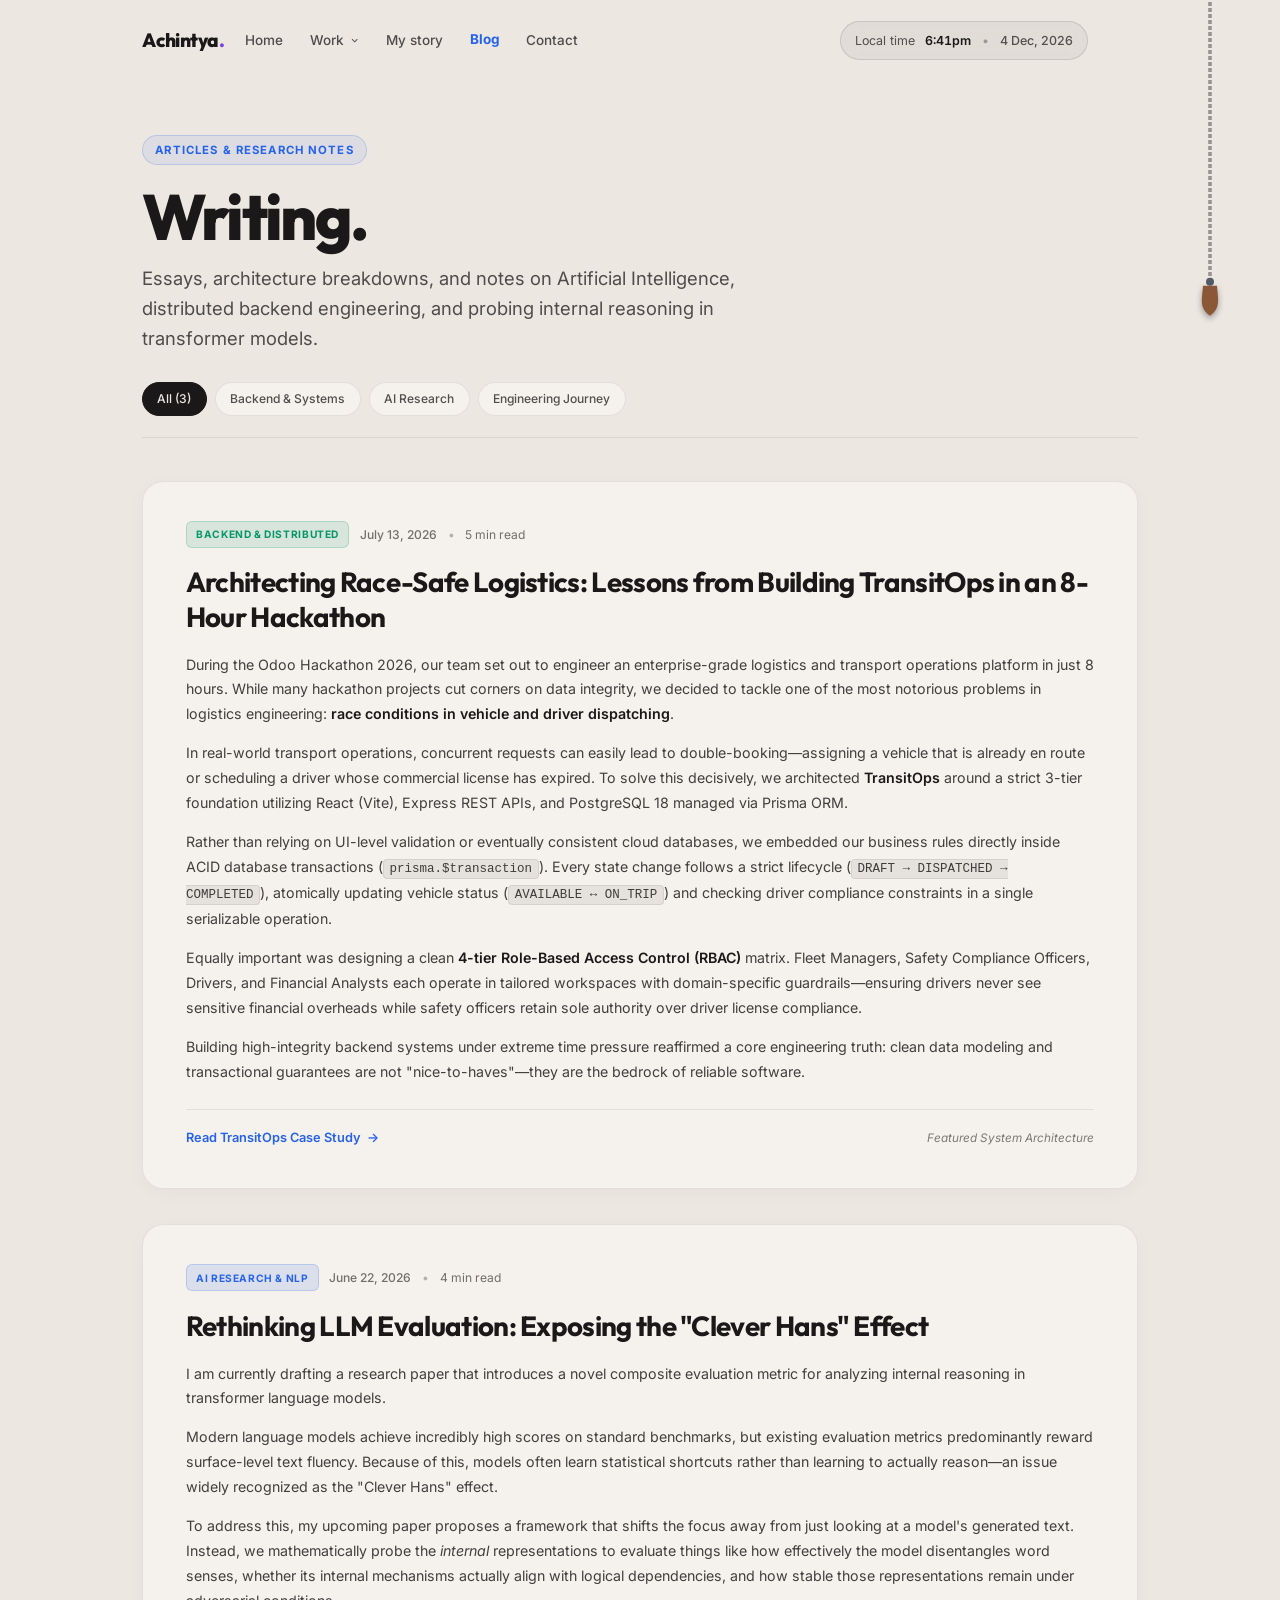
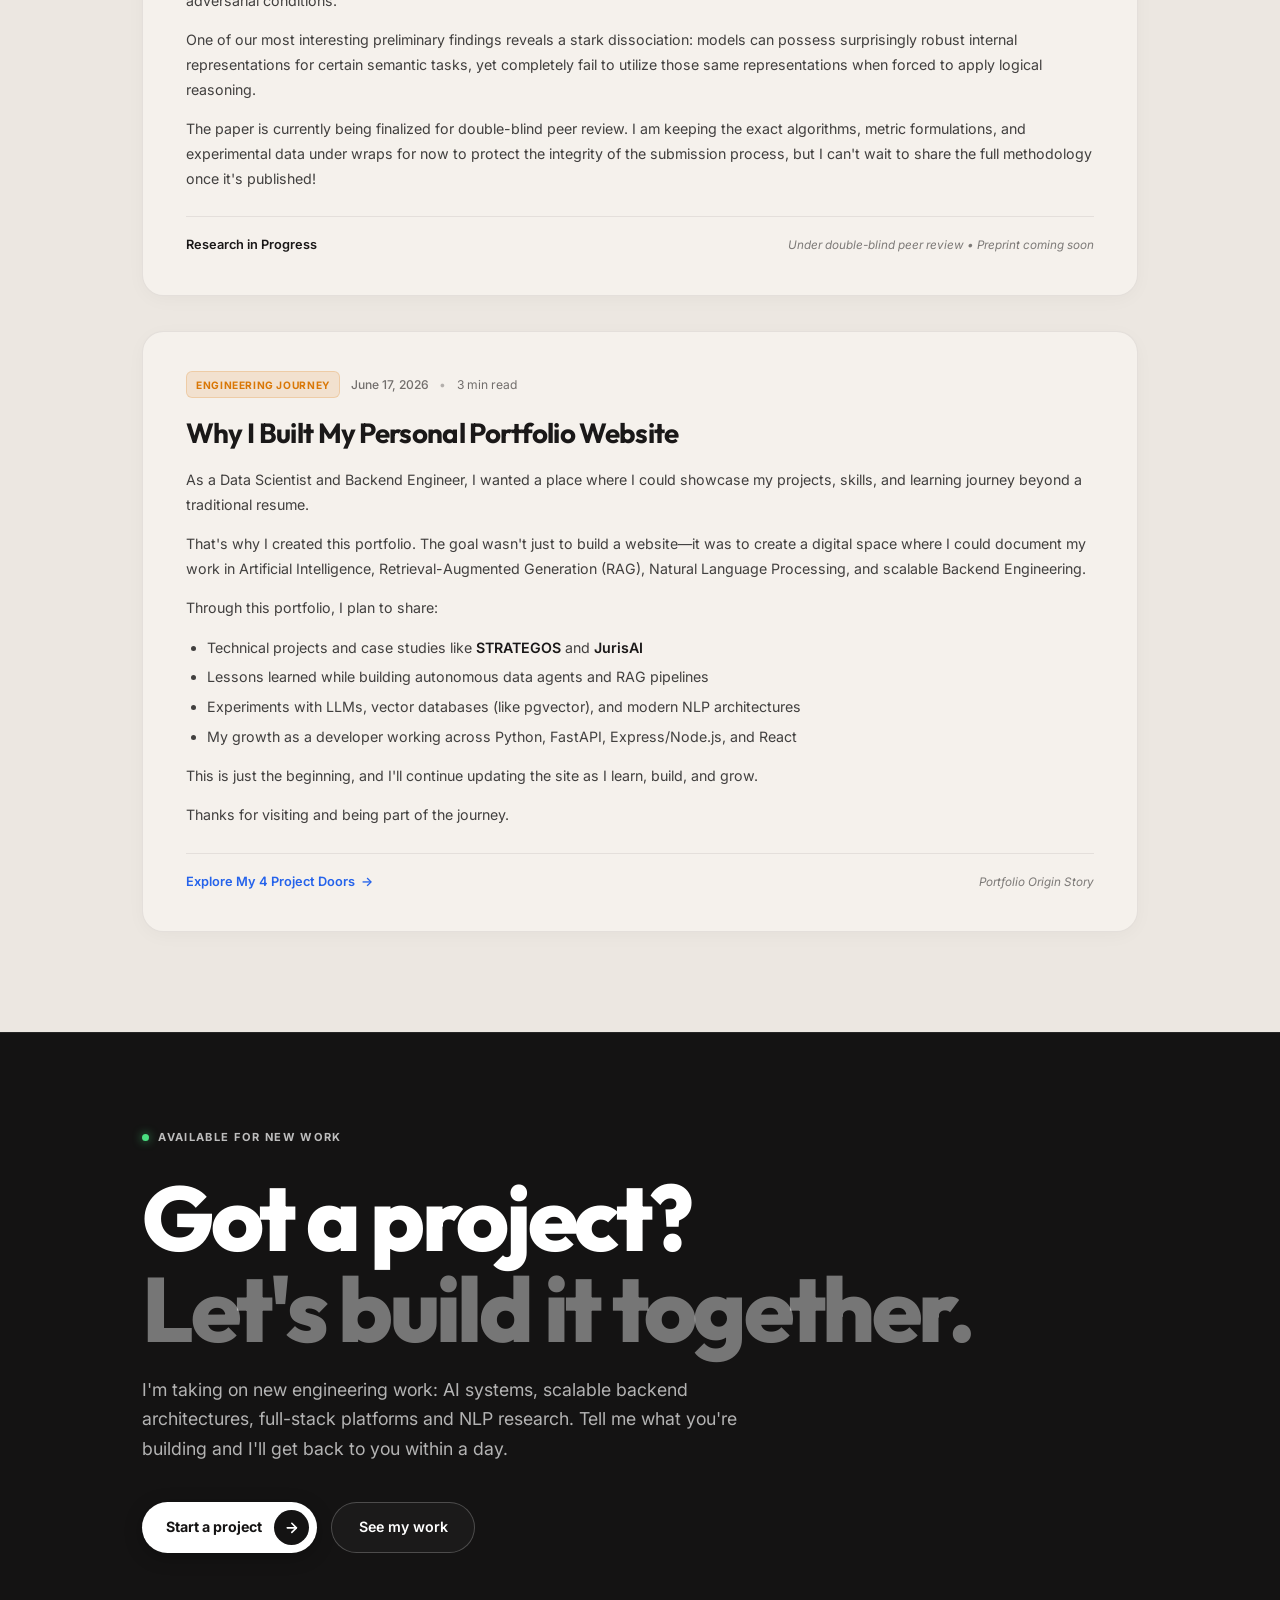
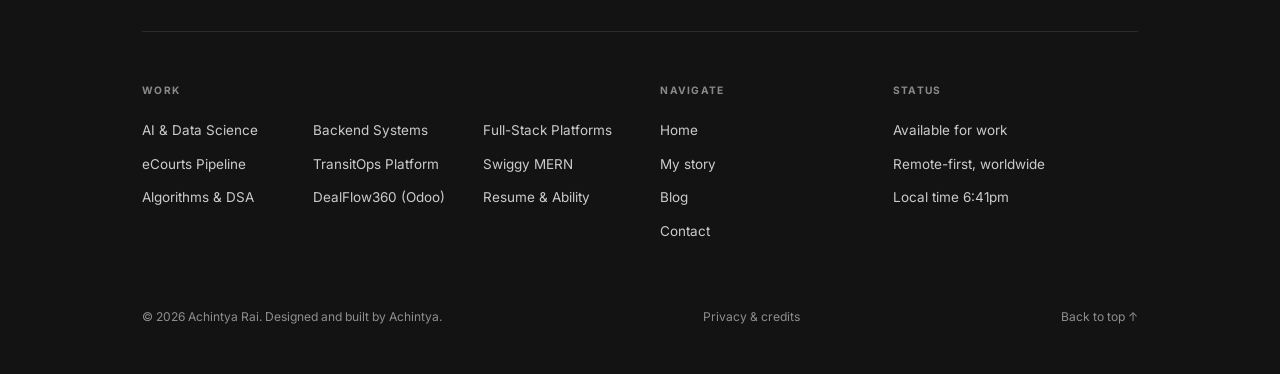
<file: blog.html>
<!DOCTYPE html>
<html lang="en">
<head>
<meta charset="UTF-8">
<meta name="viewport" content="width=device-width, initial-scale=1.0">
<title>Blog &amp; Writing — Achintya Rai</title>
<meta name="description" content="Technical articles, research notes on transformer reasoning, and distributed backend systems architecture by Achintya Rai.">
<link rel="preconnect" href="https://fonts.googleapis.com">
<link rel="preconnect" href="https://fonts.gstatic.com" crossorigin>
<link href="https://fonts.googleapis.com/css2?family=Outfit:wght@300;400;500;600;700;800&family=Inter:wght@300;400;500;600;700&display=swap" rel="stylesheet">
<link rel="icon" href="favicon.svg" type="image/svg+xml">

<style>
/* =====================================================================
   DESIGN TOKENS & SYSTEM VARIABLES (Cohesive with Portfolio)
   ===================================================================== */
:root {
  --background: #ECE7E1;
  --foreground: #1A1818;
  --fg-rgb: 26, 24, 24;
  --accent: #2563eb;
  --surface: #F5F1EC;
  --surface-2: #E8E2DA;
  --surface-card: #FFFFFF;
  --line: rgba(26, 24, 24, 0.08);
  --line-strong: rgba(26, 24, 24, 0.16);
  --chip-bg: rgba(26, 24, 24, 0.05);
  --chip-bg-h: rgba(26, 24, 24, 0.1);
  --chip-line: rgba(26, 24, 24, 0.12);
  --btn-bg: #1A1818;
  --btn-fg: #ECE7E1;
  --btn-badge-bg: #E8E2DA;
  --btn-badge-fg: #1A1818;
  --outline-h: rgba(26, 24, 24, 0.08);
  --font: 'Outfit', 'Inter', -apple-system, BlinkMacSystemFont, "Segoe UI", Roboto, sans-serif;
  --font-body: 'Inter', -apple-system, BlinkMacSystemFont, "Segoe UI", Roboto, sans-serif;
  --font-mono: ui-monospace, 'SF Mono', Menlo, Monaco, Consolas, monospace;
  --container-shell: 76rem;
  --radius-control: 9999px;
  --radius-card: 1.5rem;
  --radius-badge: 0.5rem;
  --e-soft: cubic-bezier(0.16, 1, 0.3, 1);
  color-scheme: light;
}

:root[data-mode="dark"] {
  --background: #1A1818;
  --foreground: #E8E4E0;
  --fg-rgb: 232, 228, 224;
  --accent: #3b82f6;
  --surface: #262222;
  --surface-2: #302A2A;
  --surface-card: #221F1F;
  --line: rgba(232, 228, 224, 0.08);
  --line-strong: rgba(232, 228, 224, 0.16);
  --chip-bg: rgba(196, 176, 176, 0.08);
  --chip-bg-h: rgba(196, 176, 176, 0.16);
  --chip-line: rgba(196, 176, 176, 0.16);
  --btn-bg: #E8E4E0;
  --btn-fg: #1A1818;
  --btn-badge-bg: #1A1818;
  --btn-badge-fg: #E8E4E0;
  --outline-h: rgba(196, 176, 176, 0.08);
  color-scheme: dark;
}

* { box-sizing: border-box; margin: 0; padding: 0; }
html {
  font-size: 16px;
  -webkit-font-smoothing: antialiased;
  background: var(--background);
  scroll-behavior: smooth;
  overflow-x: clip;
}
@media (max-width: 1920px) { html { font-size: 0.833333vw; } }
@media (max-width: 1440px) { html { font-size: 1.111111vw; } }
@media (max-width: 1024px) { html { font-size: 1.5625vw; } }
@media (max-width: 640px) { html { font-size: 4.444444vw; } }

body {
  background: var(--background);
  color: var(--foreground);
  font-family: var(--font-body);
  line-height: 1.6;
  min-height: 100vh;
  display: flex;
  flex-direction: column;
  transition: background 0.35s ease, color 0.35s ease;
}

a { color: inherit; text-decoration: none; }
button { font: inherit; color: inherit; background: none; border: none; cursor: pointer; }
ul, ol { list-style: none; }
img { display: block; max-width: 100%; }
.tnum { font-variant-numeric: tabular-nums; }

.shell {
  max-width: var(--container-shell);
  margin-inline: auto;
  padding-inline: 1rem;
  width: 100%;
}
@media (min-width: 640px) { .shell { padding-inline: 2rem; } }
@media (min-width: 1024px) { .shell { padding-inline: 3rem; } }

/* =====================================================================
   HEADER & NAVBAR (Matching Index Exactly)
   ===================================================================== */
.hdr {
  position: fixed;
  inset-inline: 0;
  top: 0;
  z-index: 50;
  transition: background 0.35s ease, box-shadow 0.35s ease;
}
.hdr.stuck {
  background: var(--background);
  box-shadow: 0 1px 0 rgba(var(--fg-rgb), 0.08);
  -webkit-backdrop-filter: blur(12px);
  backdrop-filter: blur(12px);
}
.hdr__in {
  display: flex;
  align-items: center;
  justify-content: space-between;
  gap: 1.5rem;
  padding-block: 1.25rem;
}
@media (min-width: 640px) { .hdr__in { padding-block: 1.5rem; } }

.brand {
  display: inline-flex;
  align-items: baseline;
  font-family: var(--font);
  font-size: 1.35rem;
  font-weight: 800;
  letter-spacing: -0.03em;
  color: var(--foreground);
  text-decoration: none;
  transition: opacity 0.2s ease, transform 0.2s ease;
  flex-shrink: 0;
}
@media (max-width: 640px) { .brand { font-size: 1.15rem; } }
.brand:hover {
  opacity: 0.85;
  transform: translateY(-1px);
}
.brand__dot {
  color: #7c3aed;
  font-weight: 800;
}

.nav {
  display: none;
}
@media (min-width: 1024px) {
  .nav {
    display: flex;
    align-items: center;
    gap: 1.85rem;
    font-size: 0.95rem;
    white-space: nowrap;
  }
}
.nav__link {
  display: inline-flex;
  align-items: center;
  color: var(--foreground);
  opacity: 0.75;
  font-weight: 500;
  text-decoration: none;
  transition: opacity 0.2s, transform 0.2s, color 0.2s;
  cursor: pointer;
}
.nav__link:hover, .nav__link.active {
  opacity: 1;
  transform: translateY(-1px);
}
.nav__link.active {
  font-weight: 700;
  color: var(--accent);
}

/* Work Dropdown */
.nav__drop-wrap {
  position: relative;
  display: inline-flex;
  align-items: center;
}
.nav__drop-btn {
  background: transparent;
  border: none;
  font: inherit;
  color: inherit;
  cursor: pointer;
  padding: 0;
  display: inline-flex;
  align-items: center;
  gap: 0.35rem;
  opacity: 0.75;
  font-weight: 500;
  transition: opacity 0.2s, transform 0.2s;
}
.nav__drop-wrap:hover .nav__drop-btn,
.nav__drop-wrap.open .nav__drop-btn {
  opacity: 1;
  transform: translateY(-1px);
}
.nav__chevron {
  width: 0.8rem;
  height: 0.8rem;
  transition: transform 0.25s var(--e-soft);
}
.nav__drop-wrap:hover .nav__chevron,
.nav__drop-wrap.open .nav__chevron {
  transform: rotate(180deg);
}

.nav__dropdown {
  position: absolute;
  top: calc(100% + 0.85rem);
  left: 50%;
  transform: translateX(-50%) translateY(8px);
  width: 20.5rem;
  background: var(--surface);
  border: 1px solid var(--line);
  border-radius: 1.25rem;
  padding: 0.75rem;
  box-shadow: 0 20px 45px -10px rgba(0, 0, 0, 0.25), 0 0 0 1px rgba(255, 255, 255, 0.06);
  opacity: 0;
  visibility: hidden;
  pointer-events: none;
  transition: opacity 0.25s var(--e-soft), transform 0.25s var(--e-soft), visibility 0.25s;
  z-index: 100;
  -webkit-backdrop-filter: blur(16px);
  backdrop-filter: blur(16px);
}
.nav__dropdown::before {
  content: '';
  position: absolute;
  top: -0.9rem;
  left: 0;
  right: 0;
  height: 0.9rem;
}
.nav__drop-wrap:hover .nav__dropdown,
.nav__drop-wrap.open .nav__dropdown,
.nav__dropdown:hover {
  opacity: 1;
  visibility: visible;
  pointer-events: auto;
  transform: translateX(-50%) translateY(0);
}
.nav__dropdown-head {
  display: flex;
  align-items: center;
  justify-content: space-between;
  padding: 0.35rem 0.5rem 0.65rem;
  border-bottom: 1px solid var(--line);
  margin-bottom: 0.4rem;
}
.nav__dropdown-title {
  font-size: 0.7rem;
  text-transform: uppercase;
  letter-spacing: 0.08em;
  font-weight: 700;
  color: rgba(var(--fg-rgb), 0.5);
}
.nav__dropdown-all {
  font-size: 0.75rem;
  font-weight: 600;
  color: var(--accent);
  text-decoration: none;
  transition: opacity 0.2s;
}
.nav__dropdown-all:hover { opacity: 0.8; }
.nav__dropdown-list {
  display: flex;
  flex-direction: column;
  gap: 0.25rem;
}
.nav__dropdown-item {
  display: flex;
  align-items: center;
  gap: 0.75rem;
  padding: 0.65rem 0.75rem;
  border-radius: 0.75rem;
  text-decoration: none;
  color: var(--foreground);
  transition: background 0.2s var(--e-soft), transform 0.2s var(--e-soft);
}
.nav__dropdown-item:hover {
  background: rgba(var(--fg-rgb), 0.06);
  transform: translateX(2px);
}
.item__door {
  display: inline-grid;
  place-items: center;
  width: 1.85rem;
  height: 1.85rem;
  border-radius: 8px;
  background: var(--dcolor, #222);
  color: #fff;
  font-size: 0.7rem;
  font-family: var(--font-mono);
  font-weight: 700;
  box-shadow: 0 2px 6px rgba(0,0,0,0.18);
  flex-shrink: 0;
}
.item__info {
  display: flex;
  flex-direction: column;
  gap: 0.1rem;
  flex: 1;
}
.item__info b {
  font-size: 0.875rem;
  font-weight: 600;
  line-height: 1.2;
}
.item__info small {
  font-size: 0.75rem;
  color: rgba(var(--fg-rgb), 0.6);
}
.item__arrow {
  font-size: 0.9rem;
  opacity: 0.4;
  transition: opacity 0.2s, transform 0.2s;
}
.nav__dropdown-item:hover .item__arrow {
  opacity: 1;
  transform: translate(2px, -2px);
}

.hdr__right {
  display: flex;
  align-items: center;
  gap: 0.75rem;
  margin-left: auto;
  /* Space for hanging pull cord */
  padding-right: 3.5rem;
}
@media (max-width: 1023.98px) {
  .hdr__right { padding-right: 2.8rem; gap: 0.6rem; }
}
@media (max-width: 640px) {
  .hdr__right { padding-right: 2.2rem; gap: 0.45rem; }
}

.nav-toggle {
  display: flex;
  align-items: center;
  justify-content: center;
  flex-shrink: 0;
  width: 2.5rem;
  height: 2.5rem;
  border-radius: 50%;
  background: var(--surface);
  border: 1px solid var(--line);
  color: var(--foreground);
  cursor: pointer;
  padding: 0;
  transition: background 0.2s, transform 0.2s;
}
@media (max-width: 640px) {
  .nav-toggle { width: 2.2rem; height: 2.2rem; }
}
@media (min-width: 1024px) {
  .nav-toggle { display: none; }
}
.nav-toggle:hover {
  background: var(--btn-bg);
  color: var(--btn-fg);
}
.nav-toggle svg {
  width: 1.2rem;
  height: 1.2rem;
}

/* Mobile Navigation Drawer */
.mob-menu {
  position: fixed;
  inset: 0;
  z-index: 120;
  display: flex;
  visibility: hidden;
  opacity: 0;
  pointer-events: none;
  transition: opacity 0.25s ease, visibility 0.25s ease;
}
.mob-menu.open {
  visibility: visible;
  opacity: 1;
  pointer-events: auto;
}
.mob-menu__backdrop {
  position: absolute;
  inset: 0;
  background: rgba(0, 0, 0, 0.65);
  -webkit-backdrop-filter: blur(8px);
  backdrop-filter: blur(8px);
}
.mob-menu__panel {
  position: relative;
  margin-left: auto;
  width: min(85vw, 360px);
  height: 100%;
  background: var(--surface);
  border-left: 1px solid var(--line);
  padding: 1.75rem 1.5rem;
  display: flex;
  flex-direction: column;
  gap: 1.25rem;
  transform: translateX(100%);
  transition: transform 0.32s cubic-bezier(0.16, 1, 0.3, 1);
  overflow-y: auto;
  box-shadow: -15px 0 35px rgba(0, 0, 0, 0.35);
}
.mob-menu.open .mob-menu__panel {
  transform: translateX(0);
}
.mob-menu__head {
  display: flex;
  align-items: center;
  justify-content: space-between;
  padding-bottom: 0.75rem;
  border-bottom: 1px solid var(--line);
}
.mob-menu__close {
  background: transparent;
  border: 1px solid var(--line);
  color: var(--foreground);
  width: 2.25rem;
  height: 2.25rem;
  border-radius: 50%;
  font-size: 1.1rem;
  cursor: pointer;
  display: grid;
  place-items: center;
  transition: background 0.2s, color 0.2s;
}
.mob-menu__close:hover {
  background: var(--btn-bg);
  color: var(--btn-fg);
}
.mob-menu__list {
  list-style: none;
  display: flex;
  flex-direction: column;
  gap: 0.35rem;
  margin: 0;
  padding: 0;
}
.mob-menu__list a {
  display: flex;
  align-items: center;
  gap: 0.75rem;
  font-size: 0.95rem;
  font-weight: 500;
  color: var(--foreground);
  text-decoration: none;
  padding: 0.6rem 0.75rem;
  border-radius: 0.75rem;
  transition: background 0.2s, transform 0.2s;
}
.mob-menu__list a:hover {
  background: rgba(var(--fg-rgb), 0.08);
  transform: translateX(3px);
}
.mob-menu__section-label {
  font-size: 0.7rem;
  text-transform: uppercase;
  letter-spacing: 0.08em;
  font-weight: 700;
  color: rgba(var(--fg-rgb), 0.5);
  padding: 0.75rem 0.75rem 0.25rem;
}
.mob-menu__divider {
  height: 1px;
  background: var(--line);
  margin-block: 0.35rem;
}
.mob-menu__socials {
  margin-top: auto;
  display: flex;
  flex-wrap: wrap;
  gap: 0.75rem;
  padding-top: 1rem;
  border-top: 1px solid var(--line);
}
.mob-menu__socials a {
  display: inline-flex;
  align-items: center;
  gap: 0.35rem;
  font-size: 0.85rem;
  font-weight: 600;
  color: var(--accent);
  text-decoration: none;
  padding: 0.4rem 0.75rem;
  background: rgba(var(--fg-rgb), 0.05);
  border: 1px solid var(--line);
  border-radius: 999px;
  transition: background 0.2s, color 0.2s;
}
.mob-menu__socials a:hover {
  background: var(--accent);
  color: #fff;
}

.chip {
  border: 1px solid var(--chip-line);
  background: var(--chip-bg);
  -webkit-backdrop-filter: blur(8px);
  backdrop-filter: blur(8px);
  border-radius: var(--radius-control);
}
.clock {
  display: flex;
  white-space: nowrap;
  align-items: center;
  gap: 0.75rem;
  padding: 0.6rem 1rem;
  font-size: 0.875rem;
  color: rgba(var(--fg-rgb), 0.72);
}
.clock__time {
  font-weight: 600;
  color: var(--foreground);
}
.clock__sep {
  color: rgba(var(--fg-rgb), 0.35);
}
.clock__date {
  font-weight: 500;
}
@media (max-width: 640px) {
  .clock { font-size: 0.75rem; padding: 0.35rem 0.55rem; }
  .clock__lbl, .clock__date, .clock__sep { display: none; }
}

/* =====================================================================
   HANGING VERLET PHYSICS PULL CORD
   ===================================================================== */
.cord {
  position: fixed;
  top: 0;
  right: 0;
  width: min(100%, 340px);
  height: 520px;
  z-index: 100;
  pointer-events: none;
  overflow: hidden;
}
.cord__cv {
  position: absolute;
  top: 0;
  right: 0;
  display: block;
}
.cord__hit {
  position: absolute;
  top: 0;
  left: 0;
  width: 44px;
  height: 56px;
  margin-left: -22px;
  margin-top: -20px;
  border-radius: 20px;
  cursor: grab;
  pointer-events: auto;
  background: transparent;
  outline: none;
  border: none;
  -webkit-tap-highlight-color: transparent;
}
.cord__hit:active, .cord.dragging .cord__hit {
  cursor: grabbing;
}
.cord.dragging { cursor: grabbing; }

/* =====================================================================
   BLOG HERO & MAIN SECTION
   ===================================================================== */
.blog-main {
  flex: 1;
  padding-top: 8rem;
  padding-bottom: 5rem;
}
@media (min-width: 768px) {
  .blog-main { padding-top: 9.5rem; padding-bottom: 7rem; }
}

.blog-hero {
  margin-bottom: 3rem;
}
.blog-hero__eyebrow {
  display: inline-flex;
  align-items: center;
  gap: 0.5rem;
  font-size: 0.8rem;
  font-weight: 700;
  letter-spacing: 0.1em;
  text-transform: uppercase;
  color: var(--accent);
  background: rgba(37, 99, 235, 0.08);
  padding: 0.35rem 0.85rem;
  border-radius: var(--radius-control);
  margin-bottom: 1.25rem;
  border: 1px solid rgba(37, 99, 235, 0.2);
}
:root[data-mode="dark"] .blog-hero__eyebrow {
  background: rgba(59, 130, 246, 0.12);
  border-color: rgba(59, 130, 246, 0.25);
}
.blog-hero__title {
  font-family: var(--font);
  font-size: clamp(2.5rem, 6vw, 4.5rem);
  font-weight: 800;
  line-height: 1.05;
  letter-spacing: -0.04em;
  margin-bottom: 1rem;
}
.blog-hero__lead {
  font-size: clamp(1.05rem, 2vw, 1.3rem);
  color: rgba(var(--fg-rgb), 0.75);
  max-width: 44rem;
  line-height: 1.6;
}

/* Category Filters */
.blog-filters {
  display: flex;
  flex-wrap: wrap;
  gap: 0.6rem;
  margin-top: 2rem;
  margin-bottom: 2.5rem;
  padding-bottom: 1.5rem;
  border-bottom: 1px solid var(--line);
}
.filter-btn {
  font-size: 0.85rem;
  font-weight: 500;
  padding: 0.45rem 1rem;
  border-radius: var(--radius-control);
  background: var(--surface);
  border: 1px solid var(--line);
  color: rgba(var(--fg-rgb), 0.75);
  transition: all 0.2s var(--e-soft);
  cursor: pointer;
}
.filter-btn:hover {
  background: var(--surface-2);
  color: var(--foreground);
  transform: translateY(-1px);
}
.filter-btn.active {
  background: var(--btn-bg);
  color: var(--btn-fg);
  border-color: var(--btn-bg);
}

/* =====================================================================
   BLOG ARTICLES LIST & CARDS
   ===================================================================== */
.articles-stack {
  display: flex;
  flex-direction: column;
  gap: 2.5rem;
}

.article-card {
  position: relative;
  background: var(--surface);
  border: 1px solid var(--line);
  border-radius: var(--radius-card);
  padding: 2rem;
  transition: transform 0.3s var(--e-soft), box-shadow 0.3s var(--e-soft), border-color 0.3s ease;
  box-shadow: 0 4px 20px -2px rgba(0, 0, 0, 0.04);
}
@media (min-width: 768px) {
  .article-card { padding: 2.75rem 3rem; }
}
.article-card:hover {
  transform: translateY(-3px);
  border-color: var(--line-strong);
  box-shadow: 0 16px 36px -8px rgba(0, 0, 0, 0.1);
}

.article-meta {
  display: flex;
  flex-wrap: wrap;
  align-items: center;
  gap: 0.75rem;
  margin-bottom: 1.25rem;
  font-size: 0.85rem;
}
.meta-tag {
  display: inline-flex;
  align-items: center;
  font-size: 0.72rem;
  font-weight: 700;
  letter-spacing: 0.06em;
  text-transform: uppercase;
  padding: 0.3rem 0.65rem;
  border-radius: 6px;
  background: rgba(var(--tag-rgb, 37, 99, 235), 0.12);
  color: rgb(var(--tag-rgb, 37, 99, 235));
  border: 1px solid rgba(var(--tag-rgb, 37, 99, 235), 0.2);
}
.meta-date {
  color: rgba(var(--fg-rgb), 0.6);
  font-weight: 500;
}
.meta-sep {
  color: rgba(var(--fg-rgb), 0.3);
}
.meta-read {
  color: rgba(var(--fg-rgb), 0.6);
}

.article-title {
  font-family: var(--font);
  font-size: clamp(1.4rem, 2.5vw, 1.95rem);
  font-weight: 700;
  line-height: 1.25;
  letter-spacing: -0.025em;
  margin-bottom: 1.25rem;
  color: var(--foreground);
}

.article-body {
  font-size: 1rem;
  line-height: 1.75;
  color: rgba(var(--fg-rgb), 0.82);
}
.article-body p {
  margin-bottom: 1rem;
}
.article-body p:last-child {
  margin-bottom: 0;
}
.article-body strong {
  color: var(--foreground);
  font-weight: 600;
}
.article-body code {
  font-family: var(--font-mono);
  font-size: 0.88em;
  background: rgba(var(--fg-rgb), 0.07);
  padding: 0.15rem 0.4rem;
  border-radius: 4px;
  border: 1px solid var(--line);
}
.article-body ul {
  list-style: disc;
  margin-left: 1.5rem;
  margin-bottom: 1rem;
}
.article-body li {
  margin-bottom: 0.35rem;
}

.article-action {
  margin-top: 1.75rem;
  padding-top: 1.25rem;
  border-top: 1px solid var(--line);
  display: flex;
  align-items: center;
  justify-content: space-between;
  flex-wrap: wrap;
  gap: 1rem;
}
.article-link {
  display: inline-flex;
  align-items: center;
  gap: 0.4rem;
  font-size: 0.9rem;
  font-weight: 600;
  color: var(--accent);
  transition: gap 0.2s, opacity 0.2s;
}
.article-link:hover {
  gap: 0.65rem;
  opacity: 0.9;
}
.article-status {
  font-size: 0.825rem;
  color: rgba(var(--fg-rgb), 0.55);
  font-style: italic;
}

/* =====================================================================
   BACK TO TOP & FOOTER
   ===================================================================== */
.totop {
  position: fixed;
  right: max(1.5rem, env(safe-area-inset-right));
  bottom: max(1.5rem, env(safe-area-inset-bottom));
  z-index: 60;
  display: grid;
  place-items: center;
  width: 3.25rem;
  height: 3.25rem;
  border-radius: 50%;
  background: var(--btn-bg);
  color: var(--btn-fg);
  box-shadow: 0 10px 30px -10px rgba(0,0,0,0.45);
  opacity: 0;
  visibility: hidden;
  transform: translateY(0.75rem) scale(0.9);
  transition: all 0.35s ease;
  cursor: pointer;
}
.totop.show {
  opacity: 1;
  visibility: visible;
  transform: none;
}
.totop svg {
  width: 1.25rem;
  height: 1.25rem;
}

/* =====================================================================
   STATEMENT FOOTER SECTION (Pixel-matched to reference)
   ===================================================================== */
.site-footer-sec {
  position: relative;
  z-index: 10;
  background: #141313;
  color: #FFFFFF;
  padding-top: 6.5rem;
  padding-bottom: 3.5rem;
  border-top: 1px solid rgba(255, 255, 255, 0.08);
}
:root[data-mode="dark"] .site-footer-sec {
  background: #0E0D0D;
  border-top-color: rgba(255, 255, 255, 0.06);
}

.ft-badge {
  display: inline-flex;
  align-items: center;
  gap: 0.65rem;
  font-size: 0.78rem;
  font-weight: 700;
  letter-spacing: 0.12em;
  text-transform: uppercase;
  color: rgba(255, 255, 255, 0.72);
  margin-bottom: 1.75rem;
}
.ft-badge__dot {
  width: 7px;
  height: 7px;
  border-radius: 50%;
  background: #4ade80;
  box-shadow: 0 0 10px rgba(74, 222, 128, 0.7);
  animation: ftPulse 2.4s ease-out infinite;
}
@keyframes ftPulse {
  0% { box-shadow: 0 0 0 0 rgba(74, 222, 128, 0.7); }
  70% { box-shadow: 0 0 0 8px rgba(74, 222, 128, 0); }
  100% { box-shadow: 0 0 0 0 rgba(74, 222, 128, 0); }
}

.ft-headline {
  font-family: var(--font);
  font-size: clamp(3.2rem, 7.8vw, 6.4rem);
  font-weight: 800;
  line-height: 1.0;
  letter-spacing: -0.04em;
  margin-bottom: 1.5rem;
}
.ft-headline__lead {
  display: block;
  color: #FFFFFF;
}
.ft-headline__dim {
  display: block;
  color: rgba(255, 255, 255, 0.42);
}

.ft-lead {
  font-size: clamp(1.05rem, 1.8vw, 1.25rem);
  line-height: 1.65;
  color: rgba(255, 255, 255, 0.68);
  max-width: 44rem;
  margin-bottom: 2.75rem;
}

.ft-actions {
  display: flex;
  flex-wrap: wrap;
  align-items: center;
  gap: 1rem;
  margin-bottom: 5.5rem;
}
.ft-btn {
  display: inline-flex;
  align-items: center;
  gap: 0.85rem;
  height: 3.6rem;
  border-radius: 9999px;
  font-family: var(--font-body);
  font-size: 1rem;
  font-weight: 600;
  text-decoration: none;
  cursor: pointer;
  transition: all 0.25s var(--e-soft);
}
.ft-btn--primary {
  background: #FFFFFF;
  color: #141313;
  padding: 0 0.55rem 0 1.65rem;
  font-weight: 700;
  box-shadow: 0 4px 18px rgba(0, 0, 0, 0.25);
}
.ft-btn--primary:hover {
  transform: translateY(-2px);
  box-shadow: 0 10px 28px rgba(255, 255, 255, 0.22);
}
.ft-btn__icon {
  display: grid;
  place-items: center;
  width: 2.5rem;
  height: 2.5rem;
  border-radius: 50%;
  background: #141313;
  color: #FFFFFF;
  transition: transform 0.25s var(--e-soft);
}
.ft-btn--primary:hover .ft-btn__icon {
  transform: translateX(2px);
}
.ft-btn__icon svg {
  width: 1.1rem;
  height: 1.1rem;
}
.ft-btn--ghost {
  border: 1px solid rgba(255, 255, 255, 0.22);
  background: rgba(255, 255, 255, 0.03);
  color: #FFFFFF;
  padding: 0 1.85rem;
}
.ft-btn--ghost:hover {
  background: rgba(255, 255, 255, 0.1);
  border-color: rgba(255, 255, 255, 0.45);
  transform: translateY(-2px);
}

.ft-divider {
  width: 100%;
  height: 1px;
  background: rgba(255, 255, 255, 0.1);
  margin-bottom: 3.5rem;
}

.ft-columns {
  display: grid;
  grid-template-columns: 1fr;
  gap: 3rem 2rem;
}
@media (min-width: 900px) {
  .ft-columns {
    grid-template-columns: 2.4fr 1fr 1.2fr;
  }
}

.ft-col__header {
  font-size: 0.72rem;
  font-weight: 700;
  letter-spacing: 0.12em;
  text-transform: uppercase;
  color: rgba(255, 255, 255, 0.5);
  margin-bottom: 1.5rem;
}

/* Multi-column list under WORK */
.ft-work-grid {
  display: grid;
  grid-template-columns: repeat(auto-fit, minmax(130px, 1fr));
  gap: 0.85rem 1.5rem;
}
.ft-link-list {
  display: flex;
  flex-direction: column;
  gap: 0.85rem;
}
.ft-link {
  font-size: 0.95rem;
  color: rgba(255, 255, 255, 0.78);
  text-decoration: none;
  transition: color 0.2s, transform 0.2s;
  display: inline-block;
}
.ft-link:hover {
  color: #FFFFFF;
  transform: translateX(2px);
}

.ft-status-list {
  display: flex;
  flex-direction: column;
  gap: 0.85rem;
  font-size: 0.95rem;
  color: rgba(255, 255, 255, 0.78);
}
.ft-status-item {
  color: rgba(255, 255, 255, 0.78);
}

.ft-bottom {
  display: flex;
  flex-wrap: wrap;
  align-items: center;
  justify-content: space-between;
  gap: 1.25rem;
  margin-top: 4.5rem;
  font-size: 0.85rem;
  color: rgba(255, 255, 255, 0.52);
}
.ft-bottom a, .ft-totop {
  color: rgba(255, 255, 255, 0.52);
  text-decoration: none;
  transition: color 0.2s;
  cursor: pointer;
  background: none;
  border: none;
  font: inherit;
  padding: 0;
}
.ft-bottom a:hover, .ft-totop:hover {
  color: #FFFFFF;
}

@media (max-width: 640px) {
  .site-footer-sec {
    padding-top: 4.5rem;
    padding-bottom: 2.5rem;
  }
  .ft-actions {
    margin-bottom: 3.5rem;
  }
  .ft-work-grid {
    grid-template-columns: repeat(2, 1fr);
    gap: 1.25rem 1rem;
  }
  .ft-bottom {
    flex-direction: column;
    align-items: flex-start;
    gap: 0.85rem;
  }
}

/* =====================================================================
   PROJECT INQUIRY MODAL (Pixel-matched to reference)
   ===================================================================== */
.project-modal {
  position: fixed;
  inset: 0;
  z-index: 1000;
  display: flex;
  align-items: center;
  justify-content: center;
  padding: 1.5rem;
  background: rgba(0, 0, 0, 0.65);
  -webkit-backdrop-filter: blur(12px);
  backdrop-filter: blur(12px);
  opacity: 0;
  visibility: hidden;
  transition: opacity 0.3s cubic-bezier(0.16, 1, 0.3, 1), visibility 0.3s;
}
.project-modal.open {
  opacity: 1;
  visibility: visible;
}
.project-modal__card {
  position: relative;
  width: 100%;
  max-width: 530px;
  background: #F4F2EE;
  color: #171616;
  border-radius: 28px;
  padding: 2.35rem 2.5rem;
  box-shadow: 0 30px 70px -15px rgba(0, 0, 0, 0.5), 0 0 0 1px rgba(0, 0, 0, 0.06);
  transform: scale(0.93) translateY(14px);
  transition: transform 0.32s cubic-bezier(0.16, 1, 0.3, 1);
}
.project-modal.open .project-modal__card {
  transform: scale(1) translateY(0);
}
.project-modal__close {
  position: absolute;
  top: 1.75rem;
  right: 1.75rem;
  width: 2.25rem;
  height: 2.25rem;
  border-radius: 50%;
  background: rgba(0, 0, 0, 0.06);
  border: none;
  display: grid;
  place-items: center;
  color: #1a1a1a;
  cursor: pointer;
  transition: background 0.2s, transform 0.2s;
  padding: 0;
}
.project-modal__close:hover {
  background: rgba(0, 0, 0, 0.12);
  transform: scale(1.06);
}
.project-modal__close svg {
  width: 1.1rem;
  height: 1.1rem;
}
.project-modal__eyebrow {
  display: inline-flex;
  align-items: center;
  gap: 0.5rem;
  font-size: 0.82rem;
  font-weight: 500;
  color: rgba(0, 0, 0, 0.52);
  margin-bottom: 0.65rem;
}
.project-modal__dot {
  width: 6px;
  height: 6px;
  border-radius: 50%;
  background: rgba(0, 0, 0, 0.45);
}
.project-modal__title {
  font-family: var(--font);
  font-size: clamp(1.65rem, 3.8vw, 2.15rem);
  font-weight: 800;
  line-height: 1.15;
  letter-spacing: -0.035em;
  color: #141313;
  margin-bottom: 1.75rem;
}
.project-modal__form {
  display: flex;
  flex-direction: column;
  gap: 1.25rem;
}
.project-modal__group {
  display: flex;
  flex-direction: column;
}
.project-modal__label {
  font-size: 0.72rem;
  font-weight: 700;
  letter-spacing: 0.08em;
  text-transform: uppercase;
  color: rgba(0, 0, 0, 0.48);
  margin-bottom: 0.45rem;
}
.project-modal__input,
.project-modal__textarea {
  width: 100%;
  background: rgba(0, 0, 0, 0.04);
  border: 1px solid rgba(0, 0, 0, 0.08);
  border-radius: 13px;
  padding: 0.85rem 1.05rem;
  font-family: var(--font-body);
  font-size: 0.95rem;
  color: #171616;
  outline: none;
  transition: background 0.2s, border-color 0.2s, box-shadow 0.2s;
}
.project-modal__input::placeholder,
.project-modal__textarea::placeholder {
  color: rgba(0, 0, 0, 0.35);
}
.project-modal__input:focus,
.project-modal__textarea:focus {
  background: #FFFFFF;
  border-color: rgba(0, 0, 0, 0.3);
  box-shadow: 0 0 0 3px rgba(0, 0, 0, 0.04);
}
.project-modal__textarea {
  resize: vertical;
  min-height: 6.5rem;
}
.project-modal__footer {
  display: flex;
  flex-wrap: wrap;
  align-items: center;
  justify-content: space-between;
  gap: 1rem;
  margin-top: 0.6rem;
}
.project-modal__note {
  font-size: 0.82rem;
  color: rgba(0, 0, 0, 0.46);
  font-weight: 450;
}
.project-modal__submit {
  display: inline-flex;
  align-items: center;
  gap: 0.7rem;
  height: 3.25rem;
  border-radius: 9999px;
  background: #181717;
  color: #FFFFFF;
  border: none;
  font-family: var(--font-body);
  font-size: 0.95rem;
  font-weight: 600;
  padding: 0 0.5rem 0 1.45rem;
  cursor: pointer;
  transition: all 0.2s cubic-bezier(0.16, 1, 0.3, 1);
}
.project-modal__submit:hover {
  background: #000000;
  transform: translateY(-1px);
  box-shadow: 0 8px 20px rgba(0, 0, 0, 0.2);
}
.project-modal__submit-icon {
  display: grid;
  place-items: center;
  width: 2.25rem;
  height: 2.25rem;
  border-radius: 50%;
  background: #FFFFFF;
  color: #181717;
  transition: transform 0.2s;
}
.project-modal__submit:hover .project-modal__submit-icon {
  transform: translate(1px, -1px);
}
.project-modal__submit-icon svg {
  width: 0.95rem;
  height: 0.95rem;
}

/* Success View State inside Modal */
.project-modal__success {
  display: none;
  text-align: center;
  padding: 1.5rem 0.5rem;
}
.project-modal__success.show {
  display: flex;
  flex-direction: column;
  align-items: center;
  animation: pmFadeIn 0.3s ease;
}
@keyframes pmFadeIn {
  from { opacity: 0; transform: translateY(8px); }
  to { opacity: 1; transform: translateY(0); }
}
.project-modal__success-icon {
  width: 4rem;
  height: 4rem;
  border-radius: 50%;
  background: #10b981;
  color: #fff;
  display: grid;
  place-items: center;
  margin-bottom: 1.25rem;
  box-shadow: 0 10px 25px rgba(16, 185, 129, 0.35);
}
.project-modal__success-icon svg {
  width: 2rem;
  height: 2rem;
}
.project-modal__success-title {
  font-family: var(--font);
  font-size: 1.65rem;
  font-weight: 800;
  margin-bottom: 0.5rem;
  color: #141313;
}
.project-modal__success-text {
  font-size: 0.95rem;
  color: rgba(0, 0, 0, 0.6);
  line-height: 1.6;
  max-width: 22rem;
  margin-bottom: 1.75rem;
}
.project-modal__success-btn {
  display: inline-flex;
  align-items: center;
  height: 3rem;
  border-radius: 9999px;
  background: #181717;
  color: #FFFFFF;
  padding: 0 2rem;
  font-weight: 600;
  border: none;
  cursor: pointer;
  transition: background 0.2s;
}
.project-modal__success-btn:hover {
  background: #000;
}

@media (max-width: 560px) {
  .project-modal {
    padding: 1rem;
  }
  .project-modal__card {
    padding: 1.75rem 1.35rem;
    border-radius: 22px;
    max-width: 100%;
  }
  .project-modal__close {
    top: 1.25rem;
    right: 1.25rem;
  }
  .project-modal__footer {
    flex-direction: column-reverse;
    align-items: stretch;
    gap: 0.85rem;
  }
  .project-modal__submit {
    justify-content: space-between;
    width: 100%;
  }
  .project-modal__note {
    text-align: center;
  }
}
</style>
</head>
<body>

<!-- ============ HANGING VERLET PHYSICS PULL CORD (LIGHT / DARK SWITCH) ============ -->
<div class="cord" id="cord">
  <canvas class="cord__cv" aria-hidden="true"></canvas>
  <button class="cord__hit" id="cordHit" role="switch" aria-checked="false" aria-label="Dark mode (pull the cord)"></button>
</div>

<!-- ============ MOBILE NAVIGATION DRAWER ============ -->
<div class="mob-menu" id="mobMenu" aria-hidden="true">
  <div class="mob-menu__backdrop" onclick="toggleMobMenu(false)"></div>
  <div class="mob-menu__panel">
    <div class="mob-menu__head">
      <a href="index.html#home" class="brand" onclick="toggleMobMenu(false)">Achintya<span class="brand__dot">.</span></a>
      <button class="mob-menu__close" onclick="toggleMobMenu(false)" aria-label="Close menu">✕</button>
    </div>
    <ul class="mob-menu__list">
      <li><a href="index.html#home" onclick="toggleMobMenu(false)">Home</a></li>
      <li class="mob-menu__section-label">Disciplines &amp; Doors</li>
      <li>
        <a href="index.html?door=0#works">
          <span class="item__door" style="--dcolor: #2563eb;">01</span>
          <span>AI &amp; Data Science</span>
        </a>
      </li>
      <li>
        <a href="index.html?door=1#works">
          <span class="item__door" style="--dcolor: #059669;">02</span>
          <span>Backend Systems</span>
        </a>
      </li>
      <li>
        <a href="index.html?door=2#works">
          <span class="item__door" style="--dcolor: #d97706;">03</span>
          <span>Full-Stack Platforms</span>
        </a>
      </li>
      <li>
        <a href="index.html?door=3#works">
          <span class="item__door" style="--dcolor: #7c3aed;">04</span>
          <span>Algorithms &amp; DSA</span>
        </a>
      </li>
      <li class="mob-menu__divider"></li>
      <li><a href="index.html#about" onclick="toggleMobMenu(false)">My story</a></li>
      <li><a href="blog.html" class="active" style="color: var(--accent); font-weight: 700;">Blog</a></li>
      <li><a href="index.html#contact" onclick="toggleMobMenu(false)">Contact</a></li>
    </ul>
    <div class="mob-menu__socials">
      <a href="https://github.com/raiyashu2004" target="_blank" rel="noopener">GitHub ↗</a>
      <a href="https://www.linkedin.com/in/achintya-rai03/" target="_blank" rel="noopener">LinkedIn ↗</a>
      <a href="https://leetcode.com/u/raiyashu2004/" target="_blank" rel="noopener">LeetCode ↗</a>
    </div>
  </div>
</div>

<!-- ============ HEADER & NAVIGATION ============ -->
<header class="hdr" id="header">
  <div class="shell hdr__in">
    <!-- Brand Logo -->
    <a href="index.html#home" class="brand" aria-label="Achintya Rai Home">
      Achintya<span class="brand__dot">.</span>
    </a>

    <!-- Center Navigation -->
    <nav class="nav" aria-label="Primary navigation">
      <a href="index.html#home" class="nav__link">Home</a>
      
      <!-- Work Dropdown with Quick Door Selector -->
      <div class="nav__drop-wrap" id="navWorkDrop">
        <button type="button" class="nav__drop-btn" id="navWorkBtn" aria-expanded="false" aria-haspopup="true">
          <span>Work</span>
          <svg class="nav__chevron" viewBox="0 0 20 20" fill="currentColor" aria-hidden="true">
            <path fill-rule="evenodd" d="M5.23 7.21a.75.75 0 011.06.02L10 11.168l3.71-3.938a.75.75 0 111.08 1.04l-4.25 4.5a.75.75 0 01-1.08 0l-4.25-4.5a.75.75 0 01.02-1.06z" clip-rule="evenodd" />
          </svg>
        </button>

        <div class="nav__dropdown" id="navWorkMenu" role="menu" aria-label="Work disciplines">
          <div class="nav__dropdown-head">
            <span class="nav__dropdown-title">4 Disciplines &amp; Doors</span>
            <a href="index.html#works" class="nav__dropdown-all" onclick="closeNavDrop()">Explore 4 Doors ↓</a>
          </div>
          <div class="nav__dropdown-list">
            <a href="index.html?door=0#works" class="nav__dropdown-item" role="menuitem">
              <span class="item__door" style="--dcolor: #2563eb;">01</span>
              <span class="item__info">
                <b>AI &amp; Data Science</b>
                <small>STRATEGOS • JurisAI • eCourts Lakehouse</small>
              </span>
              <span class="item__arrow">↗</span>
            </a>
            <a href="index.html?door=1#works" class="nav__dropdown-item" role="menuitem">
              <span class="item__door" style="--dcolor: #059669;">02</span>
              <span class="item__info">
                <b>Backend Systems</b>
                <small>TransitOps • DealFlow360 • NOMADIX</small>
              </span>
              <span class="item__arrow">↗</span>
            </a>
            <a href="index.html?door=2#works" class="nav__dropdown-item" role="menuitem">
              <span class="item__door" style="--dcolor: #d97706;">03</span>
              <span class="item__info">
                <b>Full-Stack Platforms</b>
                <small>DealFlow360 • Swiggy MERN • UI Cockpit</small>
              </span>
              <span class="item__arrow">↗</span>
            </a>
            <a href="index.html?door=3#works" class="nav__dropdown-item" role="menuitem">
              <span class="item__door" style="--dcolor: #7c3aed;">04</span>
              <span class="item__info">
                <b>Algorithms &amp; DSA</b>
                <small>150+ LeetCode • Codeforces • Daily Coding</small>
              </span>
              <span class="item__arrow">↗</span>
            </a>
          </div>
        </div>
      </div>

      <a href="index.html#about" class="nav__link">My story</a>
      <a href="blog.html" class="nav__link active">Blog</a>
      <a href="index.html#contact" class="nav__link">Contact</a>
    </nav>

    <!-- Header Right Controls -->
    <div class="hdr__right">
      <div class="chip clock" aria-label="Local time">
        <span class="clock__lbl">Local time</span>
        <span class="clock__time tnum" id="clockTime">--:--</span>
        <span class="clock__sep" aria-hidden="true">•</span>
        <span class="clock__date" id="clockDate">--</span>
      </div>

      <!-- Mobile Hamburger Button -->
      <button class="nav-toggle" id="navToggle" type="button" aria-label="Toggle navigation menu" aria-expanded="false" onclick="toggleMobMenu()">
        <svg viewBox="0 0 24 24" fill="none" stroke="currentColor" stroke-width="2" stroke-linecap="round" stroke-linejoin="round">
          <line x1="3" y1="12" x2="21" y2="12"></line>
          <line x1="3" y1="6" x2="21" y2="6"></line>
          <line x1="3" y1="18" x2="21" y2="18"></line>
        </svg>
      </button>
    </div>
  </div>
</header>

<!-- ============ MAIN BLOG CONTENT ============ -->
<main class="blog-main">
  <div class="shell">
    
    <!-- Hero Header -->
    <section class="blog-hero">
      <div class="blog-hero__eyebrow">Articles &amp; Research Notes</div>
      <h1 class="blog-hero__title">Writing.</h1>
      <p class="blog-hero__lead">
        Essays, architecture breakdowns, and notes on Artificial Intelligence, distributed backend engineering, and probing internal reasoning in transformer models.
      </p>

      <!-- Category Filter Pills -->
      <div class="blog-filters" role="tablist" aria-label="Filter blog posts">
        <button class="filter-btn active" data-filter="all">All (3)</button>
        <button class="filter-btn" data-filter="backend">Backend &amp; Systems</button>
        <button class="filter-btn" data-filter="ai">AI Research</button>
        <button class="filter-btn" data-filter="journey">Engineering Journey</button>
      </div>
    </section>

    <!-- Articles Stack -->
    <section class="articles-stack" id="articlesStack">

      <!-- Post 1: TransitOps & Race Conditions -->
      <article class="article-card" data-category="backend">
        <div class="article-meta">
          <span class="meta-tag" style="--tag-rgb: 5, 150, 105;">Backend &amp; Distributed</span>
          <span class="meta-date">July 13, 2026</span>
          <span class="meta-sep">•</span>
          <span class="meta-read">5 min read</span>
        </div>
        <h2 class="article-title">
          Architecting Race-Safe Logistics: Lessons from Building TransitOps in an 8-Hour Hackathon
        </h2>
        <div class="article-body">
          <p>
            During the Odoo Hackathon 2026, our team set out to engineer an enterprise-grade logistics and transport operations platform in just 8 hours. While many hackathon projects cut corners on data integrity, we decided to tackle one of the most notorious problems in logistics engineering: <strong>race conditions in vehicle and driver dispatching</strong>.
          </p>
          <p>
            In real-world transport operations, concurrent requests can easily lead to double-booking—assigning a vehicle that is already en route or scheduling a driver whose commercial license has expired. To solve this decisively, we architected <strong>TransitOps</strong> around a strict 3-tier foundation utilizing React (Vite), Express REST APIs, and PostgreSQL 18 managed via Prisma ORM.
          </p>
          <p>
            Rather than relying on UI-level validation or eventually consistent cloud databases, we embedded our business rules directly inside ACID database transactions (<code>prisma.$transaction</code>). Every state change follows a strict lifecycle (<code>DRAFT &rarr; DISPATCHED &rarr; COMPLETED</code>), atomically updating vehicle status (<code>AVAILABLE &harr; ON_TRIP</code>) and checking driver compliance constraints in a single serializable operation.
          </p>
          <p>
            Equally important was designing a clean <strong>4-tier Role-Based Access Control (RBAC)</strong> matrix. Fleet Managers, Safety Compliance Officers, Drivers, and Financial Analysts each operate in tailored workspaces with domain-specific guardrails—ensuring drivers never see sensitive financial overheads while safety officers retain sole authority over driver license compliance.
          </p>
          <p>
            Building high-integrity backend systems under extreme time pressure reaffirmed a core engineering truth: clean data modeling and transactional guarantees are not "nice-to-haves"—they are the bedrock of reliable software.
          </p>
        </div>
        <div class="article-action">
          <a href="transitops.html" class="article-link">
            <span>Read TransitOps Case Study</span>
            <span aria-hidden="true">&rarr;</span>
          </a>
          <span class="article-status">Featured System Architecture</span>
        </div>
      </article>

      <!-- Post 2: Clever Hans Effect & LLM Reasoning -->
      <article class="article-card" data-category="ai">
        <div class="article-meta">
          <span class="meta-tag" style="--tag-rgb: 37, 99, 235;">AI Research &amp; NLP</span>
          <span class="meta-date">June 22, 2026</span>
          <span class="meta-sep">•</span>
          <span class="meta-read">4 min read</span>
        </div>
        <h2 class="article-title">
          Rethinking LLM Evaluation: Exposing the "Clever Hans" Effect
        </h2>
        <div class="article-body">
          <p>
            I am currently drafting a research paper that introduces a novel composite evaluation metric for analyzing internal reasoning in transformer language models.
          </p>
          <p>
            Modern language models achieve incredibly high scores on standard benchmarks, but existing evaluation metrics predominantly reward surface-level text fluency. Because of this, models often learn statistical shortcuts rather than learning to actually reason—an issue widely recognized as the "Clever Hans" effect.
          </p>
          <p>
            To address this, my upcoming paper proposes a framework that shifts the focus away from just looking at a model's generated text. Instead, we mathematically probe the <em>internal</em> representations to evaluate things like how effectively the model disentangles word senses, whether its internal mechanisms actually align with logical dependencies, and how stable those representations remain under adversarial conditions.
          </p>
          <p>
            One of our most interesting preliminary findings reveals a stark dissociation: models can possess surprisingly robust internal representations for certain semantic tasks, yet completely fail to utilize those same representations when forced to apply logical reasoning.
          </p>
          <p>
            The paper is currently being finalized for double-blind peer review. I am keeping the exact algorithms, metric formulations, and experimental data under wraps for now to protect the integrity of the submission process, but I can't wait to share the full methodology once it's published!
          </p>
        </div>
        <div class="article-action">
          <span class="article-link" style="color: var(--foreground); cursor: default;">
            <span>Research in Progress</span>
          </span>
          <span class="article-status">Under double-blind peer review • Preprint coming soon</span>
        </div>
      </article>

      <!-- Post 3: Why I Built My Portfolio -->
      <article class="article-card" data-category="journey">
        <div class="article-meta">
          <span class="meta-tag" style="--tag-rgb: 217, 119, 6;">Engineering Journey</span>
          <span class="meta-date">June 17, 2026</span>
          <span class="meta-sep">•</span>
          <span class="meta-read">3 min read</span>
        </div>
        <h2 class="article-title">
          Why I Built My Personal Portfolio Website
        </h2>
        <div class="article-body">
          <p>
            As a Data Scientist and Backend Engineer, I wanted a place where I could showcase my projects, skills, and learning journey beyond a traditional resume.
          </p>
          <p>
            That's why I created this portfolio. The goal wasn't just to build a website—it was to create a digital space where I could document my work in Artificial Intelligence, Retrieval-Augmented Generation (RAG), Natural Language Processing, and scalable Backend Engineering.
          </p>
          <p>Through this portfolio, I plan to share:</p>
          <ul>
            <li>Technical projects and case studies like <strong>STRATEGOS</strong> and <strong>JurisAI</strong></li>
            <li>Lessons learned while building autonomous data agents and RAG pipelines</li>
            <li>Experiments with LLMs, vector databases (like pgvector), and modern NLP architectures</li>
            <li>My growth as a developer working across Python, FastAPI, Express/Node.js, and React</li>
          </ul>
          <p>
            This is just the beginning, and I'll continue updating the site as I learn, build, and grow.
          </p>
          <p>Thanks for visiting and being part of the journey.</p>
        </div>
        <div class="article-action">
          <a href="index.html#works" class="article-link">
            <span>Explore My 4 Project Doors</span>
            <span aria-hidden="true">&rarr;</span>
          </a>
          <span class="article-status">Portfolio Origin Story</span>
        </div>
      </article>

    </section>

  </div>
</main>

<!-- Floating Back to Top Button -->
<button class="totop" id="totopBtn" aria-label="Back to top">
  <svg viewBox="0 0 24 24" fill="none" stroke="currentColor" stroke-width="2.2" stroke-linecap="round" stroke-linejoin="round">
    <path d="M12 19V5M6 11l6-6 6 6"/>
  </svg>
</button>

<!-- ============ STATEMENT FOOTER & CONTACT ============ -->
<footer class="site-footer-sec" id="contact" aria-labelledby="footerHeadline">
  <div class="shell">
    
    <!-- Available Status Eyebrow -->
    <div class="ft-badge">
      <span class="ft-badge__dot" aria-hidden="true"></span>
      <span>AVAILABLE FOR NEW WORK</span>
    </div>

    <!-- Massive Statement Headline -->
    <h2 class="ft-headline" id="footerHeadline">
      <span class="ft-headline__lead">Got a project?</span>
      <span class="ft-headline__dim">Let's build it together.</span>
    </h2>

    <!-- Lead Copy -->
    <p class="ft-lead">
      I'm taking on new engineering work: AI systems, scalable backend architectures, full-stack platforms and NLP research. Tell me what you're building and I'll get back to you within a day.
    </p>

    <!-- Call to Action Buttons -->
    <div class="ft-actions">
      <button class="ft-btn ft-btn--primary" type="button" onclick="openProjectModal(event)">
        <span>Start a project</span>
        <span class="ft-btn__icon" aria-hidden="true">
          <svg viewBox="0 0 24 24" fill="none" stroke="currentColor" stroke-width="2.5" stroke-linecap="round" stroke-linejoin="round">
            <line x1="5" y1="12" x2="19" y2="12"></line>
            <polyline points="12 5 19 12 12 19"></polyline>
          </svg>
        </span>
      </button>
      <a class="ft-btn ft-btn--ghost" href="index.html#works">
        <span>See my work</span>
      </a>
    </div>

    <!-- Divider Line -->
    <div class="ft-divider" aria-hidden="true"></div>

    <!-- Multi-Column Links Grid -->
    <div class="ft-columns">
      
      <!-- Column 1: WORK -->
      <div class="ft-col">
        <h3 class="ft-col__header">WORK</h3>
        <div class="ft-work-grid">
          <div class="ft-link-list">
            <a class="ft-link" href="index.html?door=0#works">AI &amp; Data Science</a>
            <a class="ft-link" href="ecourts.html">eCourts Pipeline</a>
            <a class="ft-link" href="index.html?door=3#works">Algorithms &amp; DSA</a>
          </div>
          <div class="ft-link-list">
            <a class="ft-link" href="index.html?door=1#works">Backend Systems</a>
            <a class="ft-link" href="transitops.html">TransitOps Platform</a>
            <a class="ft-link" href="dealflow.html">DealFlow360 (Odoo)</a>
          </div>
          <div class="ft-link-list">
            <a class="ft-link" href="index.html?door=2#works">Full-Stack Platforms</a>
            <a class="ft-link" href="swiggy.html">Swiggy MERN</a>
            <a class="ft-link" href="Achintya_Rai.pdf" target="_blank" rel="noopener">Resume &amp; Ability</a>
          </div>
        </div>
      </div>

      <!-- Column 2: NAVIGATE -->
      <div class="ft-col">
        <h3 class="ft-col__header">NAVIGATE</h3>
        <nav class="ft-link-list" aria-label="Footer Navigation">
          <a class="ft-link" href="index.html#home">Home</a>
          <a class="ft-link" href="index.html#about">My story</a>
          <a class="ft-link" href="blog.html">Blog</a>
          <a class="ft-link" href="mailto:achintya.code@gmail.com">Contact</a>
        </nav>
      </div>

      <!-- Column 3: STATUS -->
      <div class="ft-col">
        <h3 class="ft-col__header">STATUS</h3>
        <div class="ft-status-list">
          <span class="ft-status-item">Available for work</span>
          <span class="ft-status-item">Remote-first, worldwide</span>
          <span class="ft-status-item" id="ftStatusClock">Local time --:--</span>
        </div>
      </div>

    </div>

    <!-- Bottom Copyright & Back to Top -->
    <div class="ft-bottom">
      <div class="ft-copy">
        &copy; <span id="ftYear">2026</span> Achintya Rai. Designed and built by Achintya.
      </div>
      <div class="ft-middle">
        <a href="mailto:achintya.code@gmail.com" class="ft-sublink">Privacy &amp; credits</a>
      </div>
      <div>
        <button class="ft-totop" type="button" onclick="window.scrollTo({top: 0, behavior: 'smooth'})">Back to top &uarr;</button>
      </div>
    </div>

  </div>
</footer>

<!-- ============ START A PROJECT MODAL ============ -->
<div class="project-modal" id="projectModal" role="dialog" aria-modal="true" aria-labelledby="pmTitle" hidden>
  <div class="project-modal__card" id="projectModalCard">
    <button class="project-modal__close" id="pmCloseBtn" type="button" aria-label="Close dialog">
      <svg viewBox="0 0 24 24" fill="none" stroke="currentColor" stroke-width="2.2" stroke-linecap="round" stroke-linejoin="round">
        <line x1="18" y1="6" x2="6" y2="18"></line>
        <line x1="6" y1="6" x2="18" y2="18"></line>
      </svg>
    </button>

    <div class="project-modal__body" id="pmBody">
      <div class="project-modal__eyebrow">
        <span class="project-modal__dot" aria-hidden="true"></span>
        <span>Start a project</span>
      </div>

      <h2 class="project-modal__title" id="pmTitle">Tell me what you're building.</h2>

      <form class="project-modal__form" id="projectModalForm">
        <div class="project-modal__group">
          <label class="project-modal__label" for="pmName">Name</label>
          <input class="project-modal__input" type="text" id="pmName" name="name" placeholder="Your name" required autocomplete="name">
        </div>

        <div class="project-modal__group">
          <label class="project-modal__label" for="pmEmail">Email</label>
          <input class="project-modal__input" type="email" id="pmEmail" name="email" placeholder="you@company.com" required autocomplete="email">
        </div>

        <div class="project-modal__group">
          <label class="project-modal__label" for="pmMessage">Project</label>
          <textarea class="project-modal__textarea" id="pmMessage" name="message" rows="4" placeholder="A few words about your project, timeline, and budget." required></textarea>
        </div>

        <div class="project-modal__footer">
          <span class="project-modal__note">I reply within one business day.</span>
          <button class="project-modal__submit" type="submit">
            <span>Send message</span>
            <span class="project-modal__submit-icon" aria-hidden="true">
              <svg viewBox="0 0 24 24" fill="none" stroke="currentColor" stroke-width="2.5" stroke-linecap="round" stroke-linejoin="round">
                <line x1="7" y1="17" x2="17" y2="7"></line>
                <polyline points="7 7 17 7 17 17"></polyline>
              </svg>
            </span>
          </button>
        </div>
      </form>
    </div>

    <!-- Success View -->
    <div class="project-modal__success" id="pmSuccess" aria-live="polite">
      <div class="project-modal__success-icon">
        <svg viewBox="0 0 24 24" fill="none" stroke="currentColor" stroke-width="2.8" stroke-linecap="round" stroke-linejoin="round">
          <polyline points="20 6 9 17 4 12"></polyline>
        </svg>
      </div>
      <h3 class="project-modal__success-title" id="pmSuccessTitle">Inquiry Sent!</h3>
      <p class="project-modal__success-text" id="pmSuccessText">
        Thank you for reaching out. Your project brief has been prepared for sending to achintya.code@gmail.com, and I will get back to you within one business day.
      </p>
      <button class="project-modal__success-btn" id="pmSuccessClose" type="button">Close</button>
    </div>
  </div>
</div>

<script>
// Utilities
const $ = sel => document.querySelector(sel);
const $$ = sel => Array.from(document.querySelectorAll(sel));
const root = document.documentElement;

// Live Header Clock
const updateClock = () => {
  const d = new Date();
  const h = d.getHours();
  const m = String(d.getMinutes()).padStart(2, '0');
  const timeStr = `${h % 12 || 12}:${m}${h < 12 ? 'am' : 'pm'}`;
  const months = ['Jan','Feb','Mar','Apr','May','Jun','Jul','Aug','Sep','Oct','Nov','Dec'];
  const dateStr = `${d.getDate()} ${months[d.getMonth()]}, ${d.getFullYear()}`;
  const timeEl = $("#clockTime");
  const dateEl = $("#clockDate");
  const ftStatusClock = $("#ftStatusClock");
  if (timeEl) timeEl.textContent = timeStr;
  if (dateEl) dateEl.textContent = dateStr;
  if (ftStatusClock) ftStatusClock.textContent = `Local time ${timeStr}`;
};
updateClock();
setInterval(updateClock, 20000);

// Copyright Year
const copyYear = $("#copyYear");
const ftYear = $("#ftYear");
if (copyYear) copyYear.textContent = new Date().getFullYear();
if (ftYear) ftYear.textContent = new Date().getFullYear();

// Sticky Header & Back to top
const header = $("#header");
const totopBtn = $("#totopBtn");
addEventListener('scroll', () => {
  if (header) header.classList.toggle('stuck', window.scrollY > 20);
  if (totopBtn) totopBtn.classList.toggle('show', window.scrollY > 500);
}, { passive: true });

if (totopBtn) {
  totopBtn.addEventListener('click', () => {
    window.scrollTo({ top: 0, behavior: 'smooth' });
  });
}

// Nav Dropdown & Mobile Menu interactions
const navWorkDrop = $("#navWorkDrop");
const navWorkBtn = $("#navWorkBtn");
const mobMenu = $("#mobMenu");
const navToggle = $("#navToggle");

window.closeNavDrop = function() {
  if (navWorkDrop) {
    navWorkDrop.classList.remove('open');
    navWorkBtn?.setAttribute('aria-expanded', 'false');
  }
};

window.toggleNavDrop = function() {
  if (!navWorkDrop) return;
  const isOpen = navWorkDrop.classList.toggle('open');
  navWorkBtn?.setAttribute('aria-expanded', String(isOpen));
};

if (navWorkBtn) {
  navWorkBtn.addEventListener('click', (e) => {
    e.stopPropagation();
    window.toggleNavDrop();
  });
}

document.addEventListener('click', (e) => {
  if (navWorkDrop && !navWorkDrop.contains(e.target)) {
    window.closeNavDrop();
  }
});

document.addEventListener('keydown', (e) => {
  if (e.key === 'Escape') {
    window.closeNavDrop();
    window.toggleMobMenu(false);
  }
});

window.toggleMobMenu = function(force) {
  if (!mobMenu) return;
  const shouldOpen = typeof force === 'boolean' ? force : !mobMenu.classList.contains('open');
  mobMenu.classList.toggle('open', shouldOpen);
  mobMenu.setAttribute('aria-hidden', String(!shouldOpen));
  navToggle?.setAttribute('aria-expanded', String(shouldOpen));
  document.body.style.overflow = shouldOpen ? 'hidden' : '';
};

/* =====================================================================
   LIGHT / DARK THEME MANAGER
   ===================================================================== */
const MODE_KEY = 'achintya-theme-mode';
function getMode() {
  return root.dataset.mode === 'dark' ? 'dark' : 'light';
}
function setMode(m) {
  if (m === 'dark') {
    root.dataset.mode = 'dark';
  } else {
    delete root.dataset.mode;
  }
  $("#cordHit")?.setAttribute('aria-checked', String(m === 'dark'));
  try { localStorage.setItem(MODE_KEY, m); } catch (e) {}
}
const toggleMode = () => setMode(getMode() === 'dark' ? 'light' : 'dark');

try {
  const saved = localStorage.getItem(MODE_KEY);
  if (saved === 'dark' || (!saved && window.matchMedia('(prefers-color-scheme: dark)').matches)) {
    setMode('dark');
  } else {
    setMode('light');
  }
} catch (e) {}

/* =====================================================================
   VERLET ROPE PULL CORD (Canvas Physical Simulation)
   ===================================================================== */
(function pullCord() {
  const wrap = $('#cord'), cv = $('.cord__cv', wrap), hit = $('#cordHit');
  if (!wrap || !cv || !hit) return;
  const ctx = cv.getContext('2d');
  const N = 26;
  const G = 4600;
  const ITER = 16;
  let dpr = 1, W = 300, H = 500;
  let L = 220, EXT_MAX = 46, HIDDEN = 70, seg = 10, ax = 200, thick = 3.2;
  let pts = [];
  let ext = 0, extV = 0, armed = true;
  let grab = -1, grabOff = { x: 0, y: 0 }, target = null, ptr = null, ptrPrev = null;
  let downAt = 0, downPos = null, moved = 0;
  let t = 0;

  function layout() {
    const vw = innerWidth, vh = innerHeight;
    let offset = vw >= 1024 ? 70 : 45;
    L = Math.min(270, Math.max(180, vh * 0.28));
    EXT_MAX = 70;
    thick = 3.6;
    HIDDEN = EXT_MAX + 18;
    W = Math.min(vw, 340);
    H = Math.round(L + EXT_MAX + 170);
    wrap.style.height = H + 'px';
    dpr = Math.min(devicePixelRatio || 1, 2);
    cv.width = Math.round(W * dpr);
    cv.height = Math.round(H * dpr);
    const newAx = W - offset;
    const total = L + HIDDEN;
    seg = total / N;
    if (!pts.length) {
      for (let i = 0; i <= N; i++) {
        const x = newAx, y = -HIDDEN + i * seg;
        pts.push({ x, y, px: x, py: y, w: i === 0 ? 0 : i === N ? 0.28 : 1 });
      }
    } else {
      const dx = newAx - ax;
      for (const p of pts) { p.x += dx; p.px += dx; }
    }
    ax = newAx;
  }

  function step(dt) {
    t += dt;
    const prevExt = ext;
    let targetExt = 0;
    if (grab !== -1 && target) {
      const dy = target.y - (L - HIDDEN);
      targetExt = Math.max(0, Math.min(EXT_MAX, dy * 0.65));
    }
    ext += (targetExt - ext) * 0.55;
    extV = (ext - prevExt) * 60;

    const effL = L + ext;
    seg = (effL + HIDDEN) / N;

    pts[0].x = ax;
    pts[0].y = -HIDDEN;
    pts[0].px = ax;
    pts[0].py = -HIDDEN;

    for (let i = 1; i <= N; i++) {
      const p = pts[i];
      if (i === grab && target) {
        p.x = target.x;
        p.y = target.y;
        p.px = target.x;
        p.py = target.y;
        continue;
      }
      const vx = (p.x - p.px) * 0.985;
      const vy = (p.y - p.py) * 0.985;
      p.px = p.x;
      p.py = p.y;
      p.x += vx;
      p.y += vy + G * dt * dt * p.w;
    }

    for (let it = 0; it < ITER; it++) {
      for (let i = 0; i < N; i++) {
        const a = pts[i], b = pts[i + 1];
        const dx = b.x - a.x;
        const dy = b.y - a.y;
        const d = Math.hypot(dx, dy) || 1e-4;
        const diff = (d - seg) / d;
        const wa = a.w, wb = b.w;
        const wsum = wa + wb || 1;
        if (i !== 0 && i !== grab) {
          a.x += dx * diff * (wa / wsum);
          a.y += dy * diff * (wa / wsum);
        }
        if (i + 1 !== grab) {
          b.x -= dx * diff * (wb / wsum);
          b.y -= dy * diff * (wb / wsum);
        }
      }
      pts[0].x = ax;
      pts[0].y = -HIDDEN;
    }

    if (grab !== -1 && target) {
      const pulled = (target.y - L);
      if (pulled > 38 && armed) {
        toggleMode();
        playSwitchSound();
        armed = false;
        if (navigator.vibrate) try { navigator.vibrate(25); } catch(e){}
      } else if (pulled < 18) {
        armed = true;
      }
    }
  }

  function setTarget(tx, ty) {
    const prevExt = ext;
    let targetExt = 0;
    if (grab !== -1) {
      const dy = ty - (L - HIDDEN);
      targetExt = Math.max(0, Math.min(EXT_MAX, dy * 0.65));
    }
    ext += (targetExt - ext) * 0.55;
    extV = (ext - prevExt) * 60;
    target = { x: Math.max(14, Math.min(W - 14, tx)), y: Math.min(H - 46, ty) };
  }

  function draw() {
    ctx.clearRect(0, 0, W * dpr, H * dpr);
    ctx.save();
    ctx.scale(dpr, dpr);

    const isDark = getMode() === 'dark';
    ctx.beginPath();
    ctx.moveTo(pts[0].x, pts[0].y);
    for (let i = 1; i <= N; i++) {
      ctx.lineTo(pts[i].x, pts[i].y);
    }
    ctx.strokeStyle = isDark ? 'rgba(232, 228, 224, 0.45)' : 'rgba(26, 24, 24, 0.4)';
    ctx.lineWidth = thick;
    ctx.setLineDash([4, 2]);
    ctx.stroke();
    ctx.setLineDash([]);

    // Acorn / Wooden Bell Pull Handle
    const end = pts[N];
    const prev = pts[N - 1];
    const ang = Math.atan2(end.y - prev.y, end.x - prev.x) - Math.PI / 2;

    ctx.save();
    ctx.translate(end.x, end.y);
    ctx.rotate(ang);

    // Connector bead
    ctx.beginPath();
    ctx.arc(0, 0, 4, 0, Math.PI * 2);
    ctx.fillStyle = isDark ? '#D5CDCA' : '#525C68';
    ctx.fill();

    // Acorn body
    ctx.beginPath();
    ctx.moveTo(-7, 4);
    ctx.bezierCurveTo(-8, 18, -11, 26, 0, 34);
    ctx.bezierCurveTo(11, 26, 8, 18, 7, 4);
    ctx.closePath();
    ctx.fillStyle = isDark ? '#F2B33D' : '#8A5836';
    ctx.shadowColor = 'rgba(0,0,0,0.35)';
    ctx.shadowBlur = 6;
    ctx.shadowOffsetY = 3;
    ctx.fill();
    ctx.shadowColor = 'transparent';

    ctx.restore();
    ctx.restore();

    hit.style.transform = `translate(${end.x}px, ${end.y + 16}px)`;
  }

  function playSwitchSound() {
    try {
      const AC = window.AudioContext || window.webkitAudioContext;
      if (!AC) return;
      const actx = new AC();
      const osc = actx.createOscillator();
      const g = actx.createGain();
      osc.type = "triangle";
      osc.frequency.setValueAtTime(800, actx.currentTime);
      osc.frequency.exponentialRampToValueAtTime(120, actx.currentTime + 0.045);
      g.gain.setValueAtTime(0.25, actx.currentTime);
      g.gain.exponentialRampToValueAtTime(0.001, actx.currentTime + 0.045);
      osc.connect(g);
      g.connect(actx.destination);
      osc.start();
      osc.stop(actx.currentTime + 0.05);
    } catch (e) {}
  }

  function toLocal(e) {
    const r = wrap.getBoundingClientRect();
    return { x: e.clientX - r.left, y: e.clientY - r.top };
  }

  hit.addEventListener('pointerdown', e => {
    e.preventDefault();
    hit.setPointerCapture?.(e.pointerId);
    wrap.classList.add('dragging');
    grab = N;
    const p = toLocal(e);
    grabOff = { x: pts[N].x - p.x, y: pts[N].y - p.y };
    setTarget(p.x + grabOff.x, p.y + grabOff.y);
    ptr = p; ptrPrev = p;
    downAt = performance.now();
    downPos = p;
    moved = 0;
  });

  window.addEventListener('pointermove', e => {
    if (grab === -1) return;
    const p = toLocal(e);
    if (downPos) {
      moved += Math.hypot(p.x - downPos.x, p.y - downPos.y);
    }
    ptrPrev = ptr; ptr = p;
    setTarget(p.x + grabOff.x, p.y + grabOff.y);
  }, { passive: true });

  function release(e) {
    if (grab === -1) return;
    wrap.classList.remove('dragging');
    const elapsed = performance.now() - downAt;
    if (elapsed < 260 && moved < 12) {
      toggleMode();
      playSwitchSound();
      pts[N].py -= 22;
    } else if (ptr && ptrPrev) {
      const vx = (ptr.x - ptrPrev.x) * 18;
      const vy = (ptr.y - ptrPrev.y) * 18;
      pts[N].px = pts[N].x - vx * 0.016;
      pts[N].py = pts[N].y - vy * 0.016;
    }
    grab = -1;
    target = null;
    armed = true;
  }

  window.addEventListener('pointerup', release);
  window.addEventListener('pointercancel', release);

  layout();
  window.addEventListener('resize', layout);

  let last = performance.now();
  function loop(now) {
    const dt = Math.min((now - last) / 1000, 0.033);
    last = now;
    step(dt);
    draw();
    requestAnimationFrame(loop);
  }
  requestAnimationFrame(loop);
})();

/* =====================================================================
   BLOG CATEGORY FILTERING SCRIPT
   ===================================================================== */
const filterButtons = $$('.filter-btn');
const articleCards = $$('.article-card');

filterButtons.forEach(btn => {
  btn.addEventListener('click', () => {
    filterButtons.forEach(b => b.classList.remove('active'));
    btn.classList.add('active');

    const filter = btn.dataset.filter;
    articleCards.forEach(card => {
      if (filter === 'all' || card.dataset.category === filter) {
        card.style.display = 'block';
        setTimeout(() => { card.style.opacity = '1'; card.style.transform = 'none'; }, 10);
      } else {
        card.style.opacity = '0';
        card.style.transform = 'translateY(10px)';
        setTimeout(() => { card.style.display = 'none'; }, 200);
      }
    });
  });
});

// =====================================================================
// PROJECT INQUIRY MODAL LOGIC (Pixel-matched to reference)
// =====================================================================
const projectModal = document.getElementById("projectModal");
const pmCloseBtn = document.getElementById("pmCloseBtn");
const projectModalForm = document.getElementById("projectModalForm");
const pmBody = document.getElementById("pmBody");
const pmSuccess = document.getElementById("pmSuccess");
const pmSuccessClose = document.getElementById("pmSuccessClose");
let lastFocusedElement = null;

window.openProjectModal = function(e) {
  if (e && typeof e.preventDefault === "function") e.preventDefault();
  if (!projectModal) return;
  lastFocusedElement = document.activeElement;
  projectModal.hidden = false;
  if (pmBody) pmBody.style.display = "";
  if (pmSuccess) pmSuccess.classList.remove("show");
  
  requestAnimationFrame(() => {
    projectModal.classList.add("open");
    document.body.style.overflow = "hidden";
    const nameInput = document.getElementById("pmName");
    if (nameInput) setTimeout(() => nameInput.focus(), 150);
  });
};

window.closeProjectModal = function() {
  if (!projectModal) return;
  projectModal.classList.remove("open");
  document.body.style.overflow = "";
  setTimeout(() => {
    projectModal.hidden = true;
    if (pmBody) pmBody.style.display = "";
    if (pmSuccess) pmSuccess.classList.remove("show");
    if (projectModalForm) projectModalForm.reset();
    if (lastFocusedElement) {
      try { lastFocusedElement.focus(); } catch (err) {}
    }
  }, 320);
};

if (pmCloseBtn) pmCloseBtn.addEventListener("click", window.closeProjectModal);
if (pmSuccessClose) pmSuccessClose.addEventListener("click", window.closeProjectModal);

if (projectModal) {
  projectModal.addEventListener("click", (e) => {
    if (e.target === projectModal) {
      window.closeProjectModal();
    }
  });
}

document.addEventListener("keydown", (e) => {
  if (e.key === "Escape" && projectModal && !projectModal.hidden) {
    window.closeProjectModal();
  }
});

if (projectModalForm) {
  projectModalForm.addEventListener("submit", (e) => {
    e.preventDefault();
    const name = document.getElementById("pmName")?.value.trim() || "";
    const email = document.getElementById("pmEmail")?.value.trim() || "";
    const message = document.getElementById("pmMessage")?.value.trim() || "";
    
    // Construct mailto link
    const subject = encodeURIComponent(`Project Inquiry: ${name}`);
    const body = encodeURIComponent(`Hi Achintya,\n\n${message}\n\nFrom:\n${name}\n${email}`);
    const mailtoUrl = `mailto:achintya.code@gmail.com?subject=${subject}&body=${body}`;
    
    // Open mail client
    window.location.href = mailtoUrl;

    // Show confirmation view
    if (pmBody) pmBody.style.display = "none";
    if (pmSuccess) {
      const successTitle = document.getElementById("pmSuccessTitle");
      const successText = document.getElementById("pmSuccessText");
      if (successTitle) successTitle.textContent = `Thank you, ${name}!`;
      if (successText) successText.textContent = `Your inquiry has been prepared for sending to achintya.code@gmail.com. I'll get back to you at ${email} within one business day.`;
      pmSuccess.classList.add("show");
    }
  });
}
</script>
</body>
</html>
</file>
